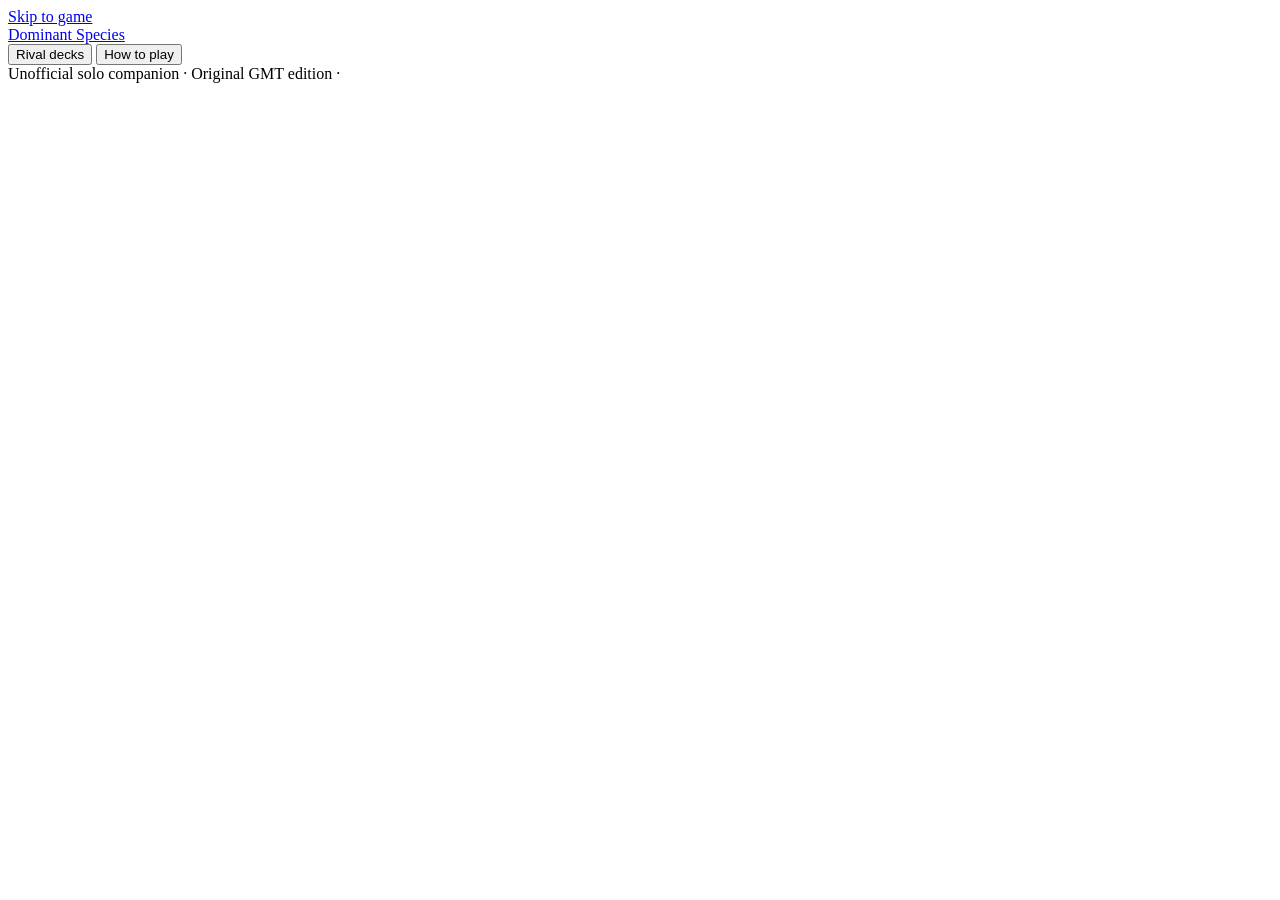
<file: source/src/index.html>
<!doctype html>
<html lang="en">
<head>
<meta charset="utf-8">
<meta name="viewport" content="width=device-width, initial-scale=1">
<meta name="color-scheme" content="light">
<meta name="description" content="Two to five card-driven solo rivals for the original Dominant Species board game. An offline tabletop companion for the physical game.">
<title>Dominant Species · Solo Companion</title>
<!-- FONT_LICENSES -->
<style>/* APP_CSS */</style>
</head>
<body>
<a class="skip" href="#main">Skip to game</a>
<header class="mast">
  <div class="wrap mast-inner">
    <a class="brand" href="#main" aria-label="Dominant Species companion"><span class="emblem" aria-hidden="true"><i></i><i></i><i></i></span><span>Dominant Species</span></a>
    <nav aria-label="Companion tools">
      <button data-do="decks">Rival decks</button>
      <button data-do="help">How to play</button>
      <button id="menu" data-do="menu" hidden>Game menu</button>
    </nav>
  </div>
</header>
<main id="main" class="wrap" tabindex="-1"></main>
<footer class="wrap footer">
  <span>Unofficial solo companion · Original GMT edition · <span id="version"></span></span>
  <span id="save-status" role="status"></span>
</footer>
<dialog id="modal" aria-labelledby="modal-heading"></dialog>
<input type="file" id="import-file" accept="application/json,.json" hidden>
<noscript>This companion needs JavaScript. Open the downloaded HTML file in a browser.</noscript>
<script>/* APP_JS */</script>
</body>
</html>
</file>
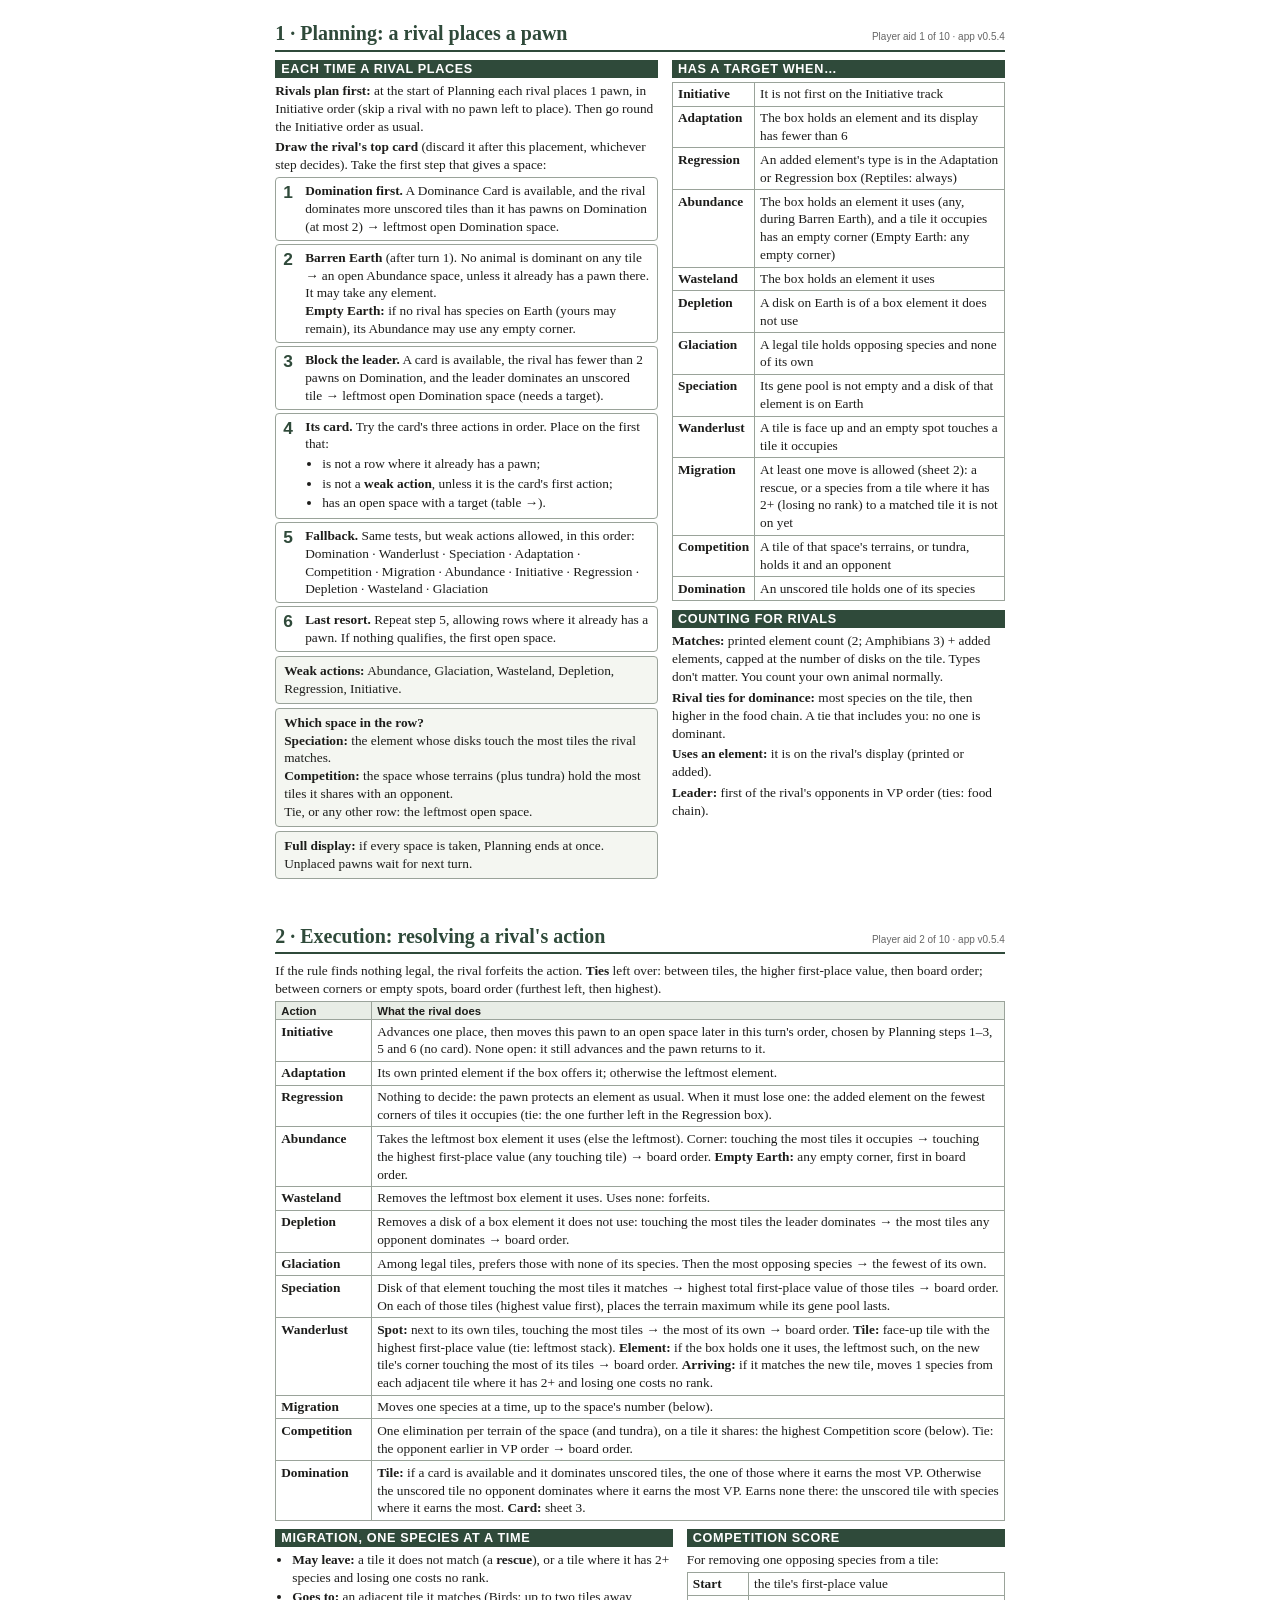
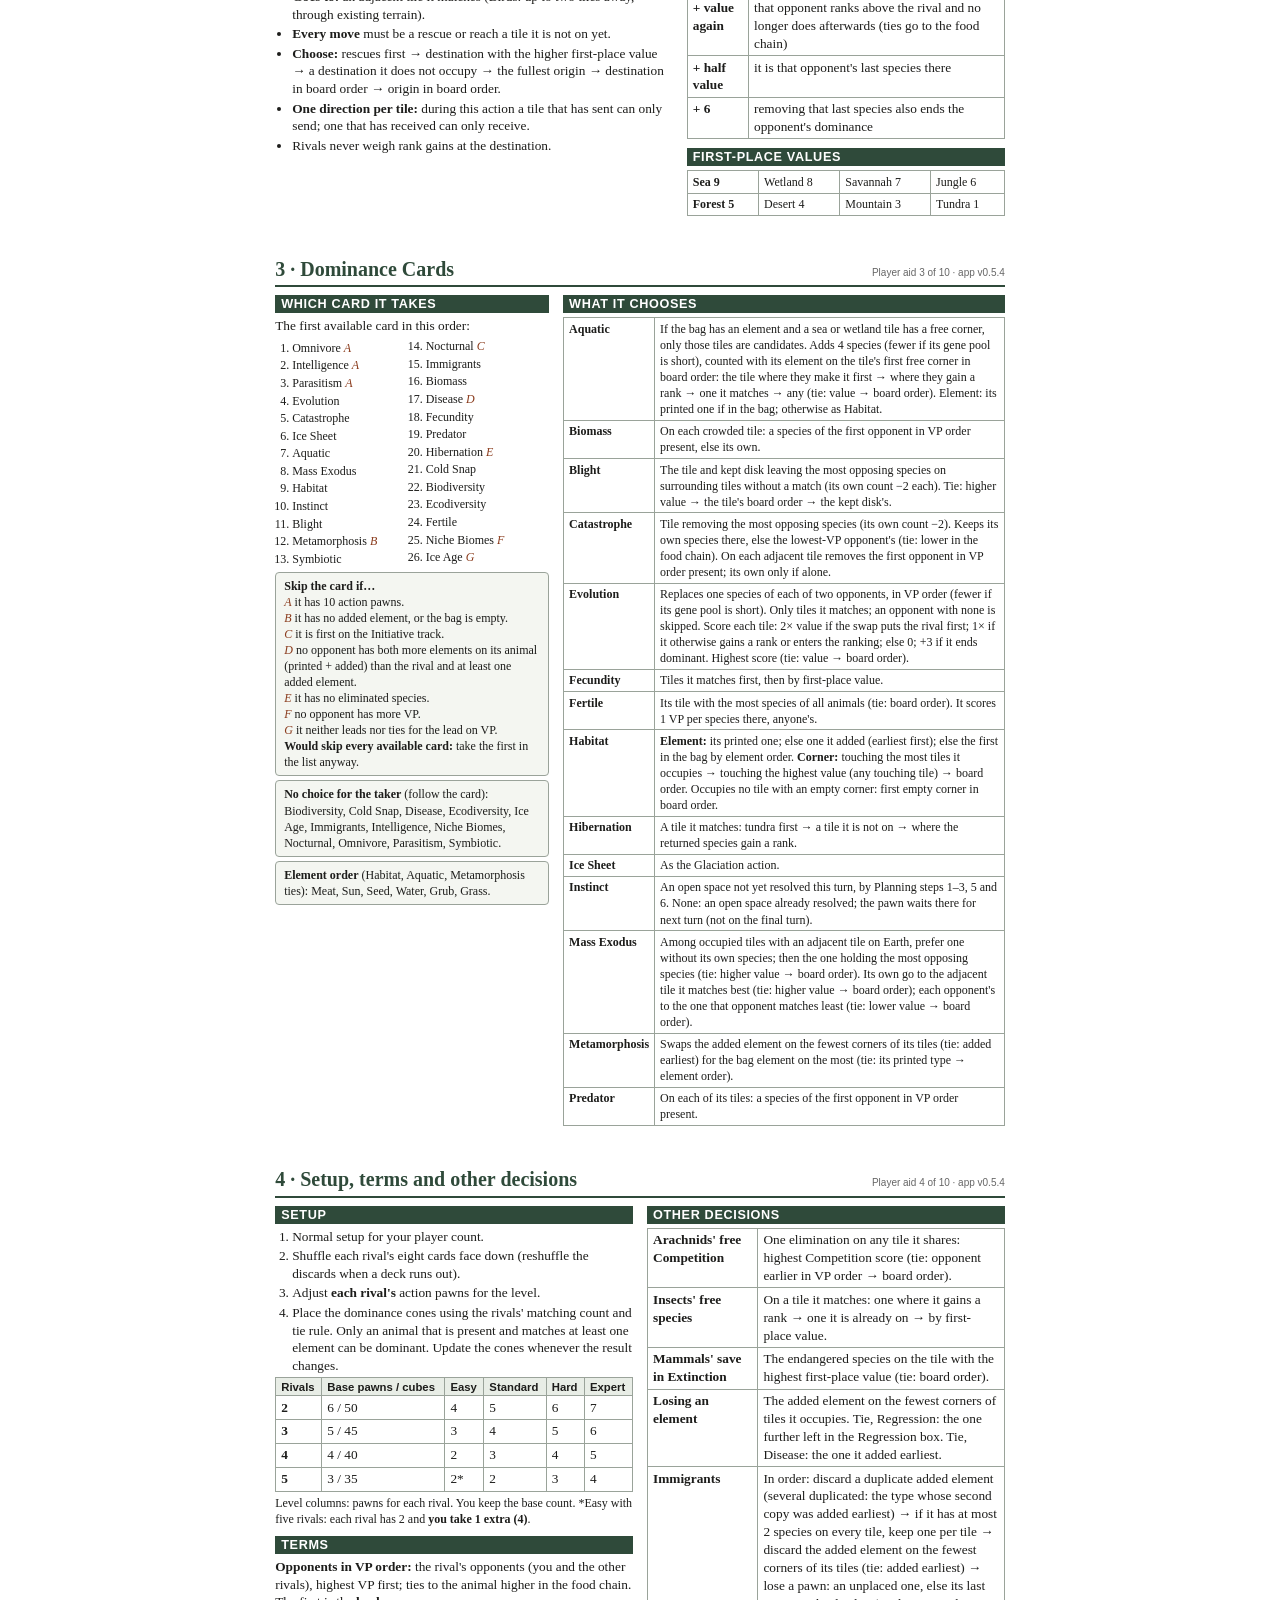
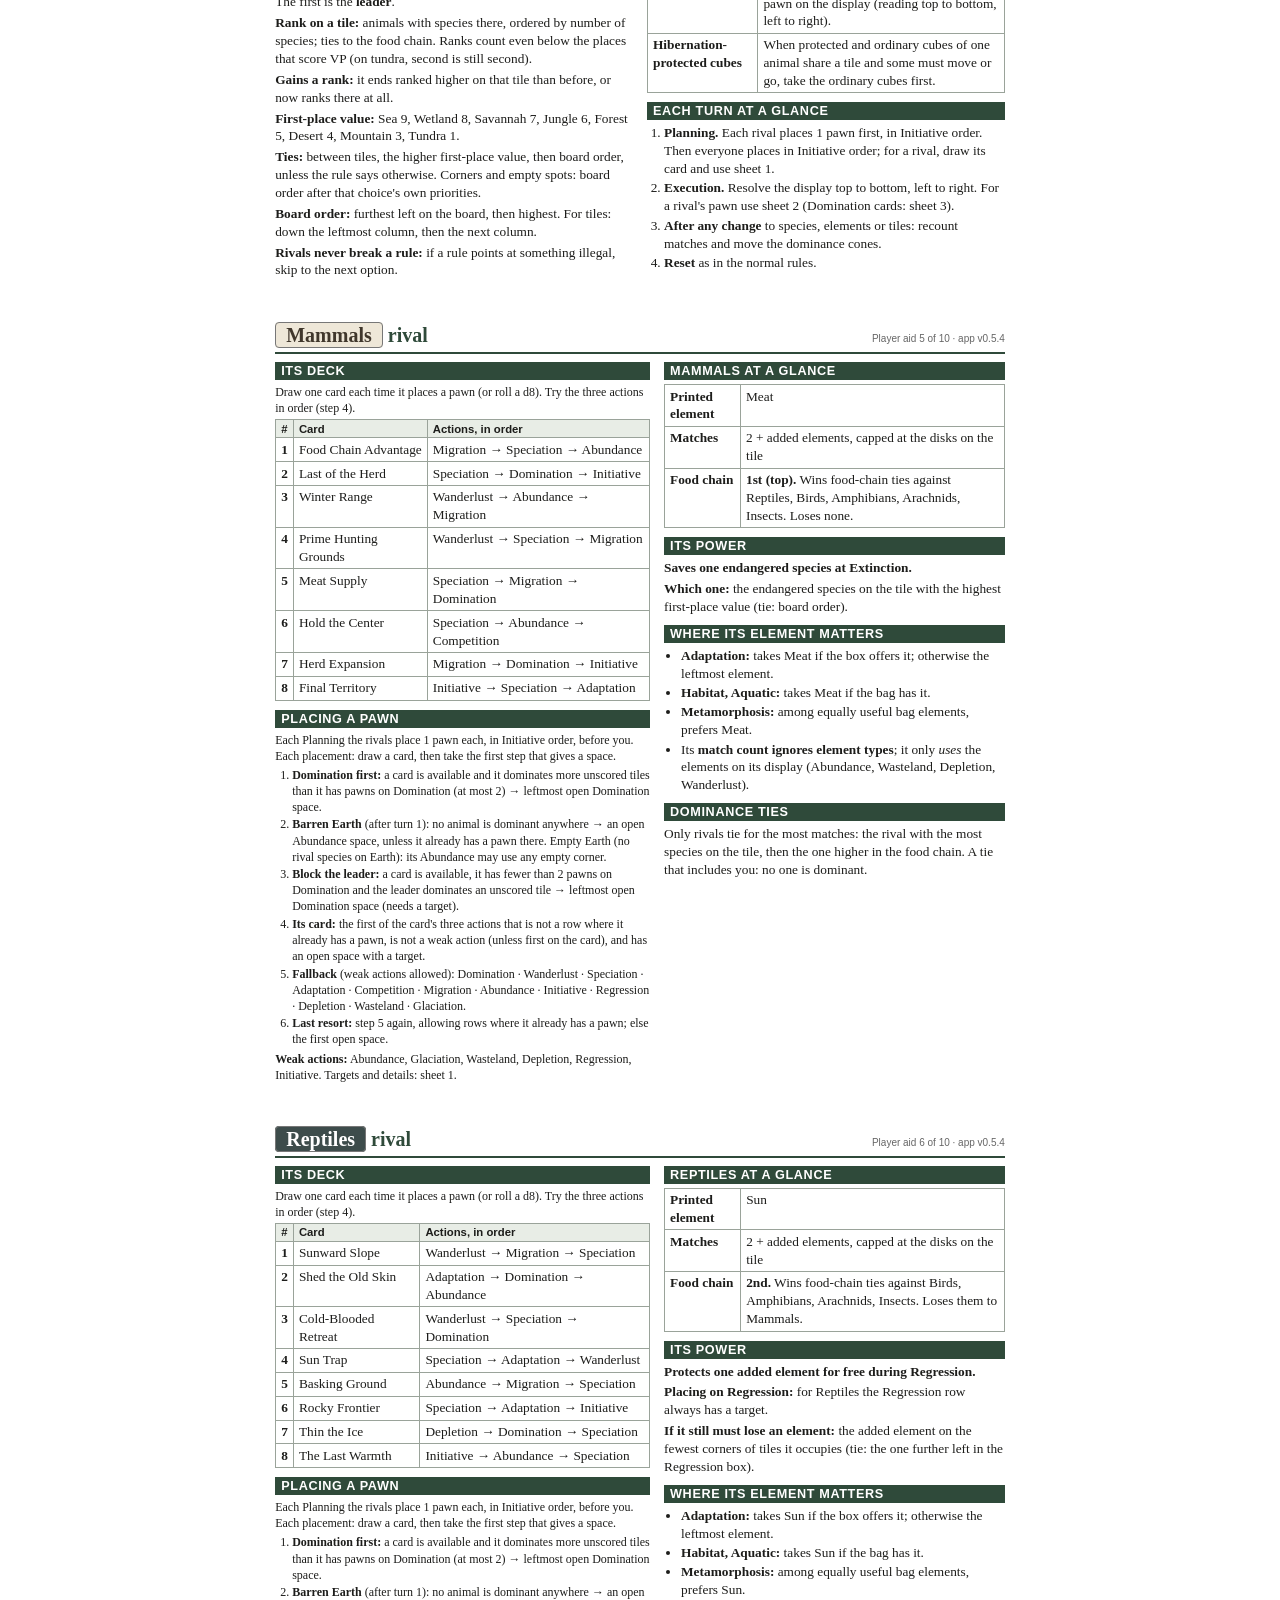
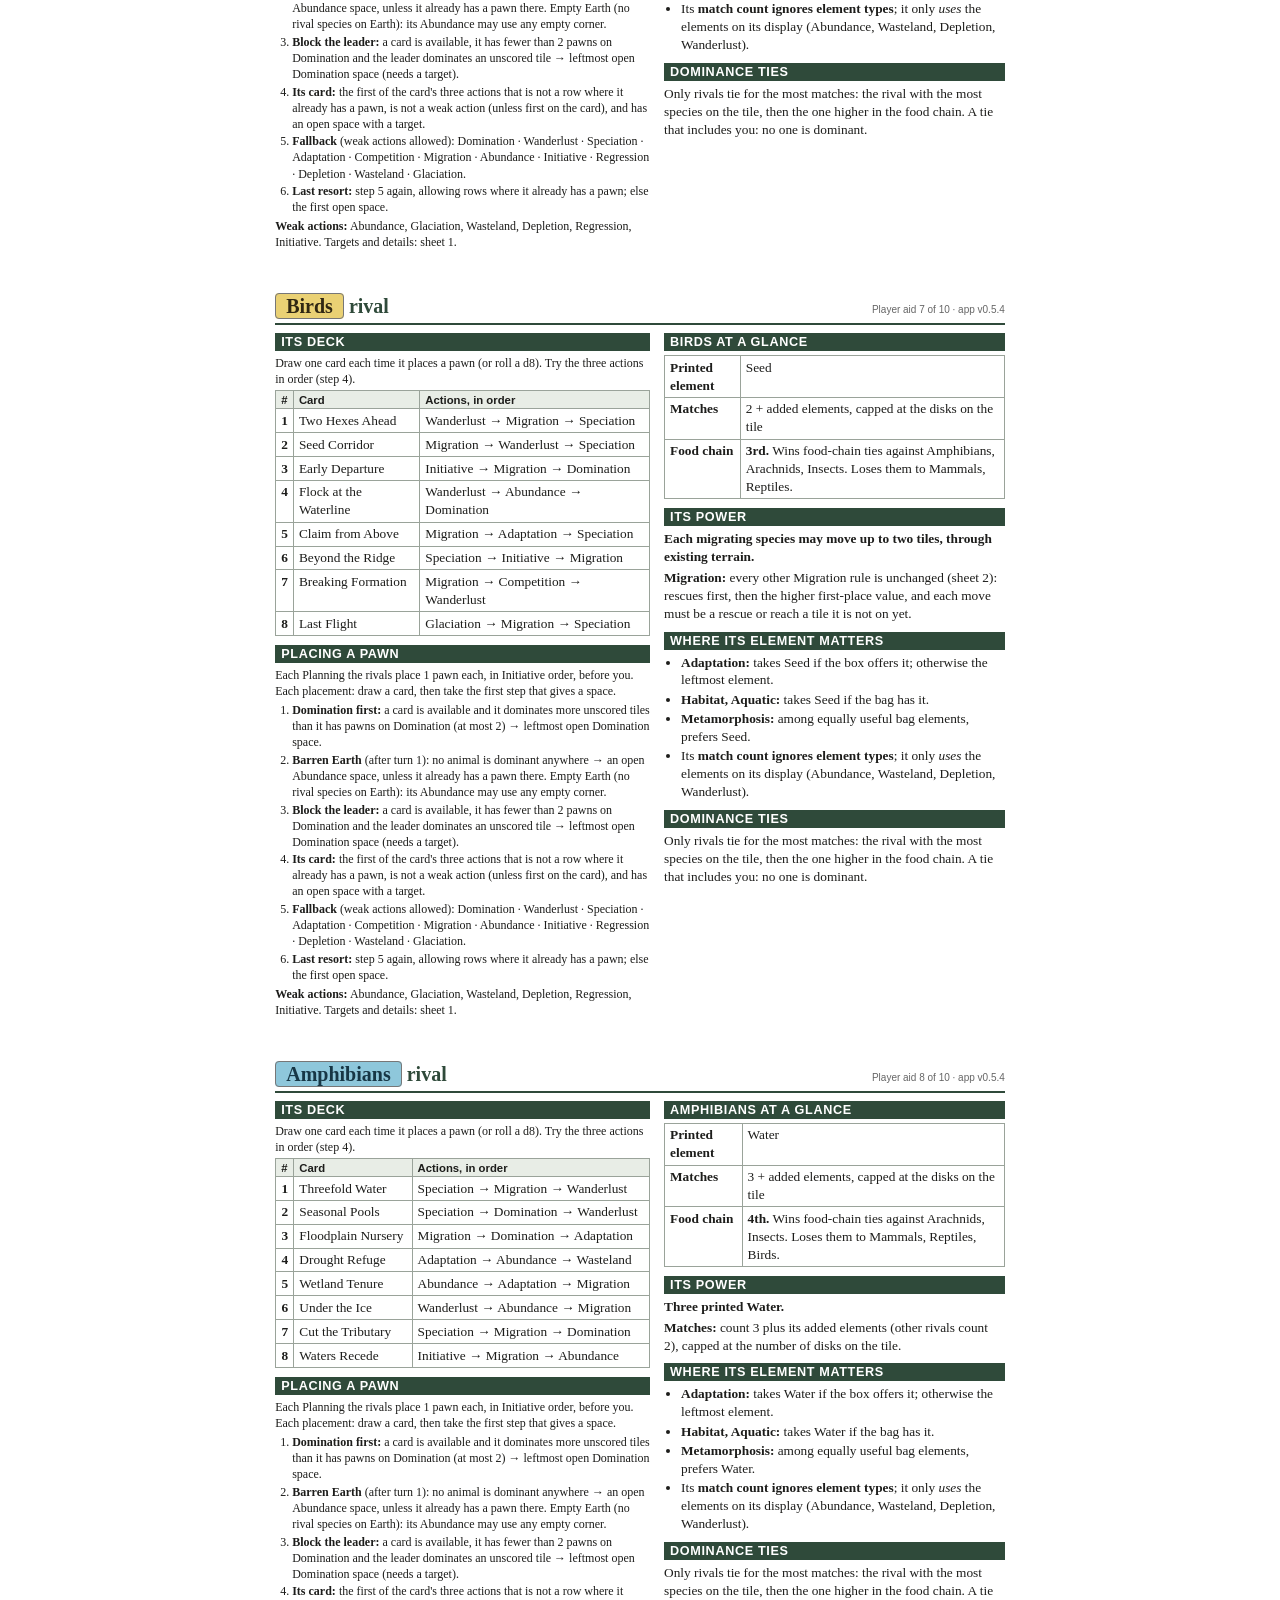
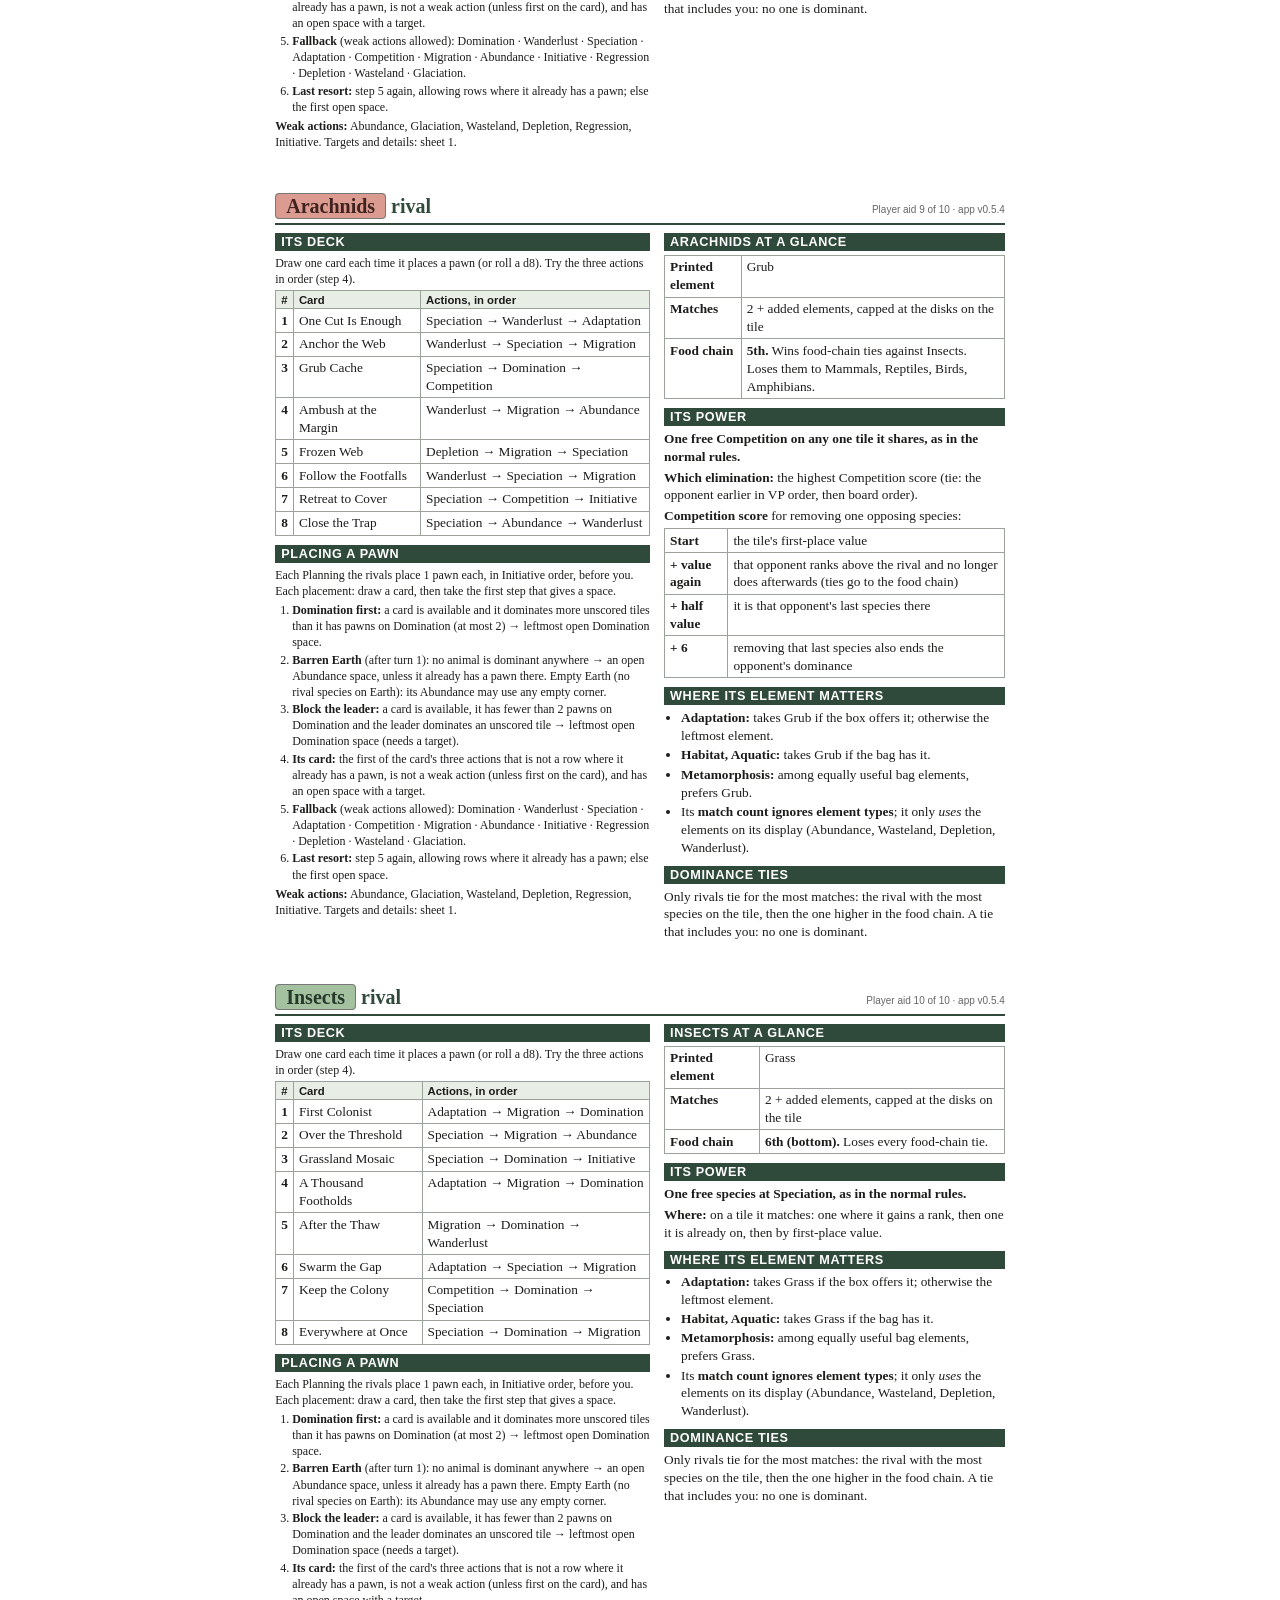
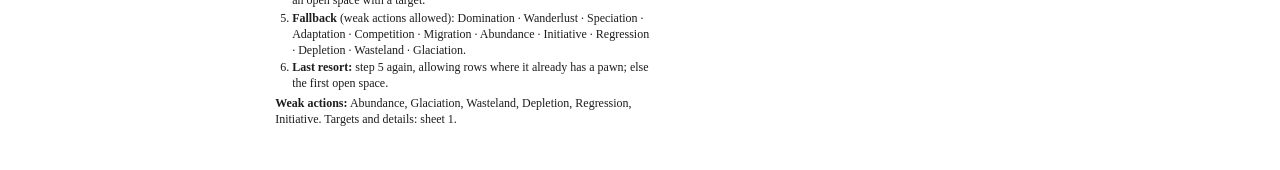
<file: paper/Paper_Rivals_Player_Aids.html>
<!doctype html><meta charset='utf-8'><title>Dominant Species — Paper Rivals player aids</title><style>
@page{size:letter;margin:0.45in}
*{box-sizing:border-box}
body{font:10pt/1.34 Georgia,serif;margin:0;color:#1d1d1b}
.page{page-break-after:always;height:10.05in;overflow:hidden}
.page:last-child{page-break-after:auto}
@media screen{body{max-width:7.6in;margin:20px auto}.page{height:auto;margin-bottom:40px}}
header{display:flex;justify-content:space-between;align-items:baseline;border-bottom:2.5px solid #2f4a3a;padding-bottom:3px;margin-bottom:8px}
h1{font-size:15pt;margin:0;color:#2f4a3a}
h1 .tag{padding:1px 10px;border-radius:4px;border:1px solid #777}
header span{font:7.5pt Helvetica,Arial,sans-serif;color:#666}
h2{font:bold 9.5pt Helvetica,Arial,sans-serif;text-transform:uppercase;letter-spacing:.05em;color:#fff;background:#2f4a3a;margin:9px 0 4px;padding:2px 6px}
h2:first-child{margin-top:0}
.cols{display:flex;gap:14px}.cols>div{flex:1;min-width:0}
table{border-collapse:collapse;width:100%}
td,th{border:1px solid #9aa39a;padding:2.5px 5px;vertical-align:top;text-align:left}
th{background:#e8ede6;font:bold 8.5pt Helvetica,Arial,sans-serif}
td:first-child{font-weight:bold}
ol,ul{margin:2px 0;padding-left:17px}li{margin:1.5px 0}
.step{display:flex;gap:7px;border:1px solid #9aa39a;border-radius:4px;padding:4px 7px;margin:0 0 3px}
.step b.n{font:bold 13pt Helvetica,Arial,sans-serif;color:#2f4a3a;min-width:15px}
.box{border:1px solid #9aa39a;background:#f4f6f1;border-radius:4px;padding:5px 8px;margin:4px 0}
.small{font-size:9pt}.skip{color:#8a3b1c;font-style:italic}
p{margin:3px 0}
</style><body>
<div class="page">
<header><h1>1 · Planning: a rival places a pawn</h1><span>Player aid 1 of 10 · app v0.5.4</span></header>
<div class="cols"><div style="flex:1.15">
<h2>Each time a rival places</h2>
<p><b>Rivals plan first:</b> at the start of Planning each rival places 1 pawn, in Initiative order (skip a rival with no pawn left to place). Then go round the Initiative order as usual.</p>
<p><b>Draw the rival's top card</b> (discard it after this placement, whichever step decides). Take the first step that gives a space:</p>
<div class="step"><b class="n">1</b><div><b>Domination first.</b> A Dominance Card is available, and the rival dominates more unscored tiles than it has pawns on Domination (at most 2) → leftmost open Domination space.</div></div>
<div class="step"><b class="n">2</b><div><b>Barren Earth</b> (after turn 1). No animal is dominant on any tile → an open Abundance space, unless it already has a pawn there. It may take any element.<br><b>Empty Earth:</b> if no rival has species on Earth (yours may remain), its Abundance may use any empty corner.</div></div>
<div class="step"><b class="n">3</b><div><b>Block the leader.</b> A card is available, the rival has fewer than 2 pawns on Domination, and the leader dominates an unscored tile → leftmost open Domination space (needs a target).</div></div>
<div class="step"><b class="n">4</b><div><b>Its card.</b> Try the card's three actions in order. Place on the first that:
<ul><li>is not a row where it already has a pawn;</li><li>is not a <b>weak action</b>, unless it is the card's first action;</li><li>has an open space with a target (table →).</li></ul></div></div>
<div class="step"><b class="n">5</b><div><b>Fallback.</b> Same tests, but weak actions allowed, in this order:<br>Domination · Wanderlust · Speciation · Adaptation · Competition · Migration · Abundance · Initiative · Regression · Depletion · Wasteland · Glaciation</div></div>
<div class="step"><b class="n">6</b><div><b>Last resort.</b> Repeat step 5, allowing rows where it already has a pawn. If nothing qualifies, the first open space.</div></div>
<div class="box"><b>Weak actions:</b> Abundance, Glaciation, Wasteland, Depletion, Regression, Initiative.</div>
<div class="box"><b>Which space in the row?</b><br><b>Speciation:</b> the element whose disks touch the most tiles the rival matches.<br><b>Competition:</b> the space whose terrains (plus tundra) hold the most tiles it shares with an opponent.<br>Tie, or any other row: the leftmost open space.</div>
<div class="box"><b>Full display:</b> if every space is taken, Planning ends at once. Unplaced pawns wait for next turn.</div>
</div><div>
<h2>Has a target when…</h2>
<table>
<tr><td>Initiative</td><td>It is not first on the Initiative track</td></tr>
<tr><td>Adaptation</td><td>The box holds an element and its display has fewer than 6</td></tr>
<tr><td>Regression</td><td>An added element's type is in the Adaptation or Regression box (Reptiles: always)</td></tr>
<tr><td>Abundance</td><td>The box holds an element it uses (any, during Barren Earth), and a tile it occupies has an empty corner (Empty Earth: any empty corner)</td></tr>
<tr><td>Wasteland</td><td>The box holds an element it uses</td></tr>
<tr><td>Depletion</td><td>A disk on Earth is of a box element it does not use</td></tr>
<tr><td>Glaciation</td><td>A legal tile holds opposing species and none of its own</td></tr>
<tr><td>Speciation</td><td>Its gene pool is not empty and a disk of that element is on Earth</td></tr>
<tr><td>Wanderlust</td><td>A tile is face up and an empty spot touches a tile it occupies</td></tr>
<tr><td>Migration</td><td>At least one move is allowed (sheet 2): a rescue, or a species from a tile where it has 2+ (losing no rank) to a matched tile it is not on yet</td></tr>
<tr><td>Competition</td><td>A tile of that space's terrains, or tundra, holds it and an opponent</td></tr>
<tr><td>Domination</td><td>An unscored tile holds one of its species</td></tr>
</table>
<h2>Counting for rivals</h2>
<p><b>Matches:</b> printed element count (2; Amphibians 3) + added elements, capped at the number of disks on the tile. Types don't matter. You count your own animal normally.</p>
<p><b>Rival ties for dominance:</b> most species on the tile, then higher in the food chain. A tie that includes you: no one is dominant.</p>
<p><b>Uses an element:</b> it is on the rival's display (printed or added).</p>
<p><b>Leader:</b> first of the rival's opponents in VP order (ties: food chain).</p>
</div></div>
</div>

<div class="page">
<header><h1>2 · Execution: resolving a rival's action</h1><span>Player aid 2 of 10 · app v0.5.4</span></header>
<p>If the rule finds nothing legal, the rival forfeits the action. <b>Ties</b> left over: between tiles, the higher first-place value, then board order; between corners or empty spots, board order (furthest left, then highest).</p>
<table>
<tr><th style="width:1in">Action</th><th>What the rival does</th></tr>
<tr><td>Initiative</td><td>Advances one place, then moves this pawn to an open space later in this turn's order, chosen by Planning steps 1–3, 5 and 6 (no card). None open: it still advances and the pawn returns to it.</td></tr>
<tr><td>Adaptation</td><td>Its own printed element if the box offers it; otherwise the leftmost element.</td></tr>
<tr><td>Regression</td><td>Nothing to decide: the pawn protects an element as usual. When it must lose one: the added element on the fewest corners of tiles it occupies (tie: the one further left in the Regression box).</td></tr>
<tr><td>Abundance</td><td>Takes the leftmost box element it uses (else the leftmost). Corner: touching the most tiles it occupies → touching the highest first-place value (any touching tile) → board order. <b>Empty Earth:</b> any empty corner, first in board order.</td></tr>
<tr><td>Wasteland</td><td>Removes the leftmost box element it uses. Uses none: forfeits.</td></tr>
<tr><td>Depletion</td><td>Removes a disk of a box element it does not use: touching the most tiles the leader dominates → the most tiles any opponent dominates → board order.</td></tr>
<tr><td>Glaciation</td><td>Among legal tiles, prefers those with none of its species. Then the most opposing species → the fewest of its own.</td></tr>
<tr><td>Speciation</td><td>Disk of that element touching the most tiles it matches → highest total first-place value of those tiles → board order. On each of those tiles (highest value first), places the terrain maximum while its gene pool lasts.</td></tr>
<tr><td>Wanderlust</td><td><b>Spot:</b> next to its own tiles, touching the most tiles → the most of its own → board order. <b>Tile:</b> face-up tile with the highest first-place value (tie: leftmost stack). <b>Element:</b> if the box holds one it uses, the leftmost such, on the new tile's corner touching the most of its tiles → board order. <b>Arriving:</b> if it matches the new tile, moves 1 species from each adjacent tile where it has 2+ and losing one costs no rank.</td></tr>
<tr><td>Migration</td><td>Moves one species at a time, up to the space's number (below).</td></tr>
<tr><td>Competition</td><td>One elimination per terrain of the space (and tundra), on a tile it shares: the highest Competition score (below). Tie: the opponent earlier in VP order → board order.</td></tr>
<tr><td>Domination</td><td><b>Tile:</b> if a card is available and it dominates unscored tiles, the one of those where it earns the most VP. Otherwise the unscored tile no opponent dominates where it earns the most VP. Earns none there: the unscored tile with species where it earns the most. <b>Card:</b> sheet 3.</td></tr>
</table>
<div class="cols" style="margin-top:8px"><div style="flex:1.25">
<h2>Migration, one species at a time</h2>
<ul>
<li><b>May leave:</b> a tile it does not match (a <b>rescue</b>), or a tile where it has 2+ species and losing one costs no rank.</li>
<li><b>Goes to:</b> an adjacent tile it matches (Birds: up to two tiles away, through existing terrain).</li>
<li><b>Every move</b> must be a rescue or reach a tile it is not on yet.</li>
<li><b>Choose:</b> rescues first → destination with the higher first-place value → a destination it does not occupy → the fullest origin → destination in board order → origin in board order.</li>
<li><b>One direction per tile:</b> during this action a tile that has sent can only send; one that has received can only receive.</li>
<li>Rivals never weigh rank gains at the destination.</li>
</ul>
</div><div>
<h2>Competition score</h2>
<p>For removing one opposing species from a tile:</p>
<table>
<tr><td>Start</td><td>the tile's first-place value</td></tr>
<tr><td>+ value again</td><td>that opponent ranks above the rival and no longer does afterwards (ties go to the food chain)</td></tr>
<tr><td>+ half value</td><td>it is that opponent's last species there</td></tr>
<tr><td>+ 6</td><td>removing that last species also ends the opponent's dominance</td></tr>
</table>
<h2>First-place values</h2>
<table class='small'><tr><td>Sea 9</td><td>Wetland 8</td><td>Savannah 7</td><td>Jungle 6</td></tr><tr><td>Forest 5</td><td>Desert 4</td><td>Mountain 3</td><td>Tundra 1</td></tr></table>
</div></div>
</div>

<div class="page">
<header><h1>3 · Dominance Cards</h1><span>Player aid 3 of 10 · app v0.5.4</span></header>
<div class="cols"><div style="flex:.62">
<h2>Which card it takes</h2>
<p>The first available card in this order:</p>
<ol class="small" style="columns:2;column-gap:10px">
<li>Omnivore <span class="skip">A</span></li><li>Intelligence <span class="skip">A</span></li><li>Parasitism <span class="skip">A</span></li><li>Evolution</li><li>Catastrophe</li><li>Ice Sheet</li><li>Aquatic</li><li>Mass Exodus</li><li>Habitat</li><li>Instinct</li><li>Blight</li><li>Metamorphosis <span class="skip">B</span></li><li>Symbiotic</li><li>Nocturnal <span class="skip">C</span></li><li>Immigrants</li><li>Biomass</li><li>Disease <span class="skip">D</span></li><li>Fecundity</li><li>Predator</li><li>Hibernation <span class="skip">E</span></li><li>Cold Snap</li><li>Biodiversity</li><li>Ecodiversity</li><li>Fertile</li><li>Niche Biomes <span class="skip">F</span></li><li>Ice Age <span class="skip">G</span></li>
</ol>
<div class="box small"><b>Skip the card if…</b><br>
<span class="skip">A</span> it has 10 action pawns.<br>
<span class="skip">B</span> it has no added element, or the bag is empty.<br>
<span class="skip">C</span> it is first on the Initiative track.<br>
<span class="skip">D</span> no opponent has both more elements on its animal (printed + added) than the rival and at least one added element.<br>
<span class="skip">E</span> it has no eliminated species.<br>
<span class="skip">F</span> no opponent has more VP.<br>
<span class="skip">G</span> it neither leads nor ties for the lead on VP.<br>
<b>Would skip every available card:</b> take the first in the list anyway.</div>
<div class="box small"><b>No choice for the taker</b> (follow the card): Biodiversity, Cold Snap, Disease, Ecodiversity, Ice Age, Immigrants, Intelligence, Niche Biomes, Nocturnal, Omnivore, Parasitism, Symbiotic.</div>
<div class="box small"><b>Element order</b> (Habitat, Aquatic, Metamorphosis ties): Meat, Sun, Seed, Water, Grub, Grass.</div>
</div><div>
<h2>What it chooses</h2>
<table class="small">
<tr><td>Aquatic</td><td>If the bag has an element and a sea or wetland tile has a free corner, only those tiles are candidates. Adds 4 species (fewer if its gene pool is short), counted with its element on the tile's first free corner in board order: the tile where they make it first → where they gain a rank → one it matches → any (tie: value → board order). Element: its printed one if in the bag; otherwise as Habitat.</td></tr>
<tr><td>Biomass</td><td>On each crowded tile: a species of the first opponent in VP order present, else its own.</td></tr>
<tr><td>Blight</td><td>The tile and kept disk leaving the most opposing species on surrounding tiles without a match (its own count −2 each). Tie: higher value → the tile's board order → the kept disk's.</td></tr>
<tr><td>Catastrophe</td><td>Tile removing the most opposing species (its own count −2). Keeps its own species there, else the lowest-VP opponent's (tie: lower in the food chain). On each adjacent tile removes the first opponent in VP order present; its own only if alone.</td></tr>
<tr><td>Evolution</td><td>Replaces one species of each of two opponents, in VP order (fewer if its gene pool is short). Only tiles it matches; an opponent with none is skipped. Score each tile: 2× value if the swap puts the rival first; 1× if it otherwise gains a rank or enters the ranking; else 0; +3 if it ends dominant. Highest score (tie: value → board order).</td></tr>
<tr><td>Fecundity</td><td>Tiles it matches first, then by first-place value.</td></tr>
<tr><td>Fertile</td><td>Its tile with the most species of all animals (tie: board order). It scores 1 VP per species there, anyone's.</td></tr>
<tr><td>Habitat</td><td><b>Element:</b> its printed one; else one it added (earliest first); else the first in the bag by element order. <b>Corner:</b> touching the most tiles it occupies → touching the highest value (any touching tile) → board order. Occupies no tile with an empty corner: first empty corner in board order.</td></tr>
<tr><td>Hibernation</td><td>A tile it matches: tundra first → a tile it is not on → where the returned species gain a rank.</td></tr>
<tr><td>Ice Sheet</td><td>As the Glaciation action.</td></tr>
<tr><td>Instinct</td><td>An open space not yet resolved this turn, by Planning steps 1–3, 5 and 6. None: an open space already resolved; the pawn waits there for next turn (not on the final turn).</td></tr>
<tr><td>Mass Exodus</td><td>Among occupied tiles with an adjacent tile on Earth, prefer one without its own species; then the one holding the most opposing species (tie: higher value → board order). Its own go to the adjacent tile it matches best (tie: higher value → board order); each opponent's to the one that opponent matches least (tie: lower value → board order).</td></tr>
<tr><td>Metamorphosis</td><td>Swaps the added element on the fewest corners of its tiles (tie: added earliest) for the bag element on the most (tie: its printed type → element order).</td></tr>
<tr><td>Predator</td><td>On each of its tiles: a species of the first opponent in VP order present.</td></tr>
</table>
</div></div>
</div>

<div class="page">
<header><h1>4 · Setup, terms and other decisions</h1><span>Player aid 4 of 10 · app v0.5.4</span></header>
<div class="cols"><div>
<h2>Setup</h2>
<ol>
<li>Normal setup for your player count.</li>
<li>Shuffle each rival's eight cards face down (reshuffle the discards when a deck runs out).</li>
<li>Adjust <b>each rival's</b> action pawns for the level.</li>
<li>Place the dominance cones using the rivals' matching count and tie rule. Only an animal that is present and matches at least one element can be dominant. Update the cones whenever the result changes.</li>
</ol>
<table>
<tr><th>Rivals</th><th>Base pawns / cubes</th><th>Easy</th><th>Standard</th><th>Hard</th><th>Expert</th></tr><tr><td>2</td><td>6 / 50</td><td>4</td><td>5</td><td>6</td><td>7</td></tr><tr><td>3</td><td>5 / 45</td><td>3</td><td>4</td><td>5</td><td>6</td></tr><tr><td>4</td><td>4 / 40</td><td>2</td><td>3</td><td>4</td><td>5</td></tr><tr><td>5</td><td>3 / 35</td><td>2*</td><td>2</td><td>3</td><td>4</td></tr></table>
<p class="small">Level columns: pawns for each rival. You keep the base count. *Easy with five rivals: each rival has 2 and <b>you take 1 extra (4)</b>.</p>
<h2>Terms</h2>
<p><b>Opponents in VP order:</b> the rival's opponents (you and the other rivals), highest VP first; ties to the animal higher in the food chain. The first is the <b>leader</b>.</p>
<p><b>Rank on a tile:</b> animals with species there, ordered by number of species; ties to the food chain. Ranks count even below the places that score VP (on tundra, second is still second).</p>
<p><b>Gains a rank:</b> it ends ranked higher on that tile than before, or now ranks there at all.</p>
<p><b>First-place value:</b> Sea 9, Wetland 8, Savannah 7, Jungle 6, Forest 5, Desert 4, Mountain 3, Tundra 1.</p>
<p><b>Ties:</b> between tiles, the higher first-place value, then board order, unless the rule says otherwise. Corners and empty spots: board order after that choice's own priorities.</p>
<p><b>Board order:</b> furthest left on the board, then highest. For tiles: down the leftmost column, then the next column.</p>
<p><b>Rivals never break a rule:</b> if a rule points at something illegal, skip to the next option.</p>
</div><div>
<h2>Other decisions</h2>
<table>
<tr><td style="white-space:normal;width:1.15in">Arachnids' free Competition</td><td>One elimination on any tile it shares: highest Competition score (tie: opponent earlier in VP order → board order).</td></tr>
<tr><td style="white-space:normal">Insects' free species</td><td>On a tile it matches: one where it gains a rank → one it is already on → by first-place value.</td></tr>
<tr><td style="white-space:normal">Mammals' save in Extinction</td><td>The endangered species on the tile with the highest first-place value (tie: board order).</td></tr>
<tr><td style="white-space:normal">Losing an element</td><td>The added element on the fewest corners of tiles it occupies. Tie, Regression: the one further left in the Regression box. Tie, Disease: the one it added earliest.</td></tr>
<tr><td style="white-space:normal">Immigrants</td><td>In order: discard a duplicate added element (several duplicated: the type whose second copy was added earliest) → if it has at most 2 species on every tile, keep one per tile → discard the added element on the fewest corners of its tiles (tie: added earliest) → lose a pawn: an unplaced one, else its last pawn on the display (reading top to bottom, left to right).</td></tr>
<tr><td style="white-space:normal">Hibernation-protected cubes</td><td>When protected and ordinary cubes of one animal share a tile and some must move or go, take the ordinary cubes first.</td></tr>
</table>
<h2>Each turn at a glance</h2>
<ol>
<li><b>Planning.</b> Each rival places 1 pawn first, in Initiative order. Then everyone places in Initiative order; for a rival, draw its card and use sheet 1.</li>
<li><b>Execution.</b> Resolve the display top to bottom, left to right. For a rival's pawn use sheet 2 (Domination cards: sheet 3).</li>
<li><b>After any change</b> to species, elements or tiles: recount matches and move the dominance cones.</li>
<li><b>Reset</b> as in the normal rules.</li>
</ol>
</div></div>
</div>
<div class="page">
<header><h1><b class="tag" style="background:#eee7d8;color:#40372c">Mammals</b> rival</h1><span>Player aid 5 of 10 · app v0.5.4</span></header>
<div class="cols"><div style="flex:1.1">
<h2>Its deck</h2>
<p class="small">Draw one card each time it places a pawn (or roll a d8). Try the three actions in order (step 4).</p>
<table><tr><th>#</th><th>Card</th><th>Actions, in order</th></tr><tr><td style='text-align:center'>1</td><td style='font-weight:normal'>Food Chain Advantage</td><td style='font-weight:normal'>Migration → Speciation → Abundance</td></tr><tr><td style='text-align:center'>2</td><td style='font-weight:normal'>Last of the Herd</td><td style='font-weight:normal'>Speciation → Domination → Initiative</td></tr><tr><td style='text-align:center'>3</td><td style='font-weight:normal'>Winter Range</td><td style='font-weight:normal'>Wanderlust → Abundance → Migration</td></tr><tr><td style='text-align:center'>4</td><td style='font-weight:normal'>Prime Hunting Grounds</td><td style='font-weight:normal'>Wanderlust → Speciation → Migration</td></tr><tr><td style='text-align:center'>5</td><td style='font-weight:normal'>Meat Supply</td><td style='font-weight:normal'>Speciation → Migration → Domination</td></tr><tr><td style='text-align:center'>6</td><td style='font-weight:normal'>Hold the Center</td><td style='font-weight:normal'>Speciation → Abundance → Competition</td></tr><tr><td style='text-align:center'>7</td><td style='font-weight:normal'>Herd Expansion</td><td style='font-weight:normal'>Migration → Domination → Initiative</td></tr><tr><td style='text-align:center'>8</td><td style='font-weight:normal'>Final Territory</td><td style='font-weight:normal'>Initiative → Speciation → Adaptation</td></tr></table>
<h2>Placing a pawn</h2>
<p class="small">Each Planning the rivals place 1 pawn each, in Initiative order, before you. Each placement: draw a card, then take the first step that gives a space.</p>
<ol class="small">
<li><b>Domination first:</b> a card is available and it dominates more unscored tiles than it has pawns on Domination (at most 2) → leftmost open Domination space.</li>
<li><b>Barren Earth</b> (after turn 1): no animal is dominant anywhere → an open Abundance space, unless it already has a pawn there. Empty Earth (no rival species on Earth): its Abundance may use any empty corner.</li>
<li><b>Block the leader:</b> a card is available, it has fewer than 2 pawns on Domination and the leader dominates an unscored tile → leftmost open Domination space (needs a target).</li>
<li><b>Its card:</b> the first of the card's three actions that is not a row where it already has a pawn, is not a weak action (unless first on the card), and has an open space with a target.</li>
<li><b>Fallback</b> (weak actions allowed): Domination · Wanderlust · Speciation · Adaptation · Competition · Migration · Abundance · Initiative · Regression · Depletion · Wasteland · Glaciation.</li>
<li><b>Last resort:</b> step 5 again, allowing rows where it already has a pawn; else the first open space.</li></ol>
<p class="small"><b>Weak actions:</b> Abundance, Glaciation, Wasteland, Depletion, Regression, Initiative. Targets and details: sheet 1.</p>
</div><div>
<h2>Mammals at a glance</h2>
<table>
<tr><td>Printed element</td><td>Meat</td></tr>
<tr><td>Matches</td><td>2 + added elements, capped at the disks on the tile</td></tr>
<tr><td>Food chain</td><td><b>1st (top).</b> Wins food-chain ties against Reptiles, Birds, Amphibians, Arachnids, Insects. Loses none.</td></tr>
</table>
<h2>Its power</h2>
<p><b>Saves one endangered species at Extinction.</b></p><p><b>Which one:</b> the endangered species on the tile with the highest first-place value (tie: board order).</p>
<h2>Where its element matters</h2>
<ul>
<li><b>Adaptation:</b> takes Meat if the box offers it; otherwise the leftmost element.</li>
<li><b>Habitat, Aquatic:</b> takes Meat if the bag has it.</li>
<li><b>Metamorphosis:</b> among equally useful bag elements, prefers Meat.</li>
<li>Its <b>match count ignores element types</b>; it only <i>uses</i> the elements on its display (Abundance, Wasteland, Depletion, Wanderlust).</li>
</ul>
<h2>Dominance ties</h2>
<p>Only rivals tie for the most matches: the rival with the most species on the tile, then the one higher in the food chain. A tie that includes you: no one is dominant.</p>
</div></div></div><div class="page">
<header><h1><b class="tag" style="background:#3d4c4b;color:#ffffff">Reptiles</b> rival</h1><span>Player aid 6 of 10 · app v0.5.4</span></header>
<div class="cols"><div style="flex:1.1">
<h2>Its deck</h2>
<p class="small">Draw one card each time it places a pawn (or roll a d8). Try the three actions in order (step 4).</p>
<table><tr><th>#</th><th>Card</th><th>Actions, in order</th></tr><tr><td style='text-align:center'>1</td><td style='font-weight:normal'>Sunward Slope</td><td style='font-weight:normal'>Wanderlust → Migration → Speciation</td></tr><tr><td style='text-align:center'>2</td><td style='font-weight:normal'>Shed the Old Skin</td><td style='font-weight:normal'>Adaptation → Domination → Abundance</td></tr><tr><td style='text-align:center'>3</td><td style='font-weight:normal'>Cold-Blooded Retreat</td><td style='font-weight:normal'>Wanderlust → Speciation → Domination</td></tr><tr><td style='text-align:center'>4</td><td style='font-weight:normal'>Sun Trap</td><td style='font-weight:normal'>Speciation → Adaptation → Wanderlust</td></tr><tr><td style='text-align:center'>5</td><td style='font-weight:normal'>Basking Ground</td><td style='font-weight:normal'>Abundance → Migration → Speciation</td></tr><tr><td style='text-align:center'>6</td><td style='font-weight:normal'>Rocky Frontier</td><td style='font-weight:normal'>Speciation → Adaptation → Initiative</td></tr><tr><td style='text-align:center'>7</td><td style='font-weight:normal'>Thin the Ice</td><td style='font-weight:normal'>Depletion → Domination → Speciation</td></tr><tr><td style='text-align:center'>8</td><td style='font-weight:normal'>The Last Warmth</td><td style='font-weight:normal'>Initiative → Abundance → Speciation</td></tr></table>
<h2>Placing a pawn</h2>
<p class="small">Each Planning the rivals place 1 pawn each, in Initiative order, before you. Each placement: draw a card, then take the first step that gives a space.</p>
<ol class="small">
<li><b>Domination first:</b> a card is available and it dominates more unscored tiles than it has pawns on Domination (at most 2) → leftmost open Domination space.</li>
<li><b>Barren Earth</b> (after turn 1): no animal is dominant anywhere → an open Abundance space, unless it already has a pawn there. Empty Earth (no rival species on Earth): its Abundance may use any empty corner.</li>
<li><b>Block the leader:</b> a card is available, it has fewer than 2 pawns on Domination and the leader dominates an unscored tile → leftmost open Domination space (needs a target).</li>
<li><b>Its card:</b> the first of the card's three actions that is not a row where it already has a pawn, is not a weak action (unless first on the card), and has an open space with a target.</li>
<li><b>Fallback</b> (weak actions allowed): Domination · Wanderlust · Speciation · Adaptation · Competition · Migration · Abundance · Initiative · Regression · Depletion · Wasteland · Glaciation.</li>
<li><b>Last resort:</b> step 5 again, allowing rows where it already has a pawn; else the first open space.</li></ol>
<p class="small"><b>Weak actions:</b> Abundance, Glaciation, Wasteland, Depletion, Regression, Initiative. Targets and details: sheet 1.</p>
</div><div>
<h2>Reptiles at a glance</h2>
<table>
<tr><td>Printed element</td><td>Sun</td></tr>
<tr><td>Matches</td><td>2 + added elements, capped at the disks on the tile</td></tr>
<tr><td>Food chain</td><td><b>2nd.</b> Wins food-chain ties against Birds, Amphibians, Arachnids, Insects. Loses them to Mammals.</td></tr>
</table>
<h2>Its power</h2>
<p><b>Protects one added element for free during Regression.</b></p><p><b>Placing on Regression:</b> for Reptiles the Regression row always has a target.</p><p><b>If it still must lose an element:</b> the added element on the fewest corners of tiles it occupies (tie: the one further left in the Regression box).</p>
<h2>Where its element matters</h2>
<ul>
<li><b>Adaptation:</b> takes Sun if the box offers it; otherwise the leftmost element.</li>
<li><b>Habitat, Aquatic:</b> takes Sun if the bag has it.</li>
<li><b>Metamorphosis:</b> among equally useful bag elements, prefers Sun.</li>
<li>Its <b>match count ignores element types</b>; it only <i>uses</i> the elements on its display (Abundance, Wasteland, Depletion, Wanderlust).</li>
</ul>
<h2>Dominance ties</h2>
<p>Only rivals tie for the most matches: the rival with the most species on the tile, then the one higher in the food chain. A tie that includes you: no one is dominant.</p>
</div></div></div><div class="page">
<header><h1><b class="tag" style="background:#ead174;color:#302713">Birds</b> rival</h1><span>Player aid 7 of 10 · app v0.5.4</span></header>
<div class="cols"><div style="flex:1.1">
<h2>Its deck</h2>
<p class="small">Draw one card each time it places a pawn (or roll a d8). Try the three actions in order (step 4).</p>
<table><tr><th>#</th><th>Card</th><th>Actions, in order</th></tr><tr><td style='text-align:center'>1</td><td style='font-weight:normal'>Two Hexes Ahead</td><td style='font-weight:normal'>Wanderlust → Migration → Speciation</td></tr><tr><td style='text-align:center'>2</td><td style='font-weight:normal'>Seed Corridor</td><td style='font-weight:normal'>Migration → Wanderlust → Speciation</td></tr><tr><td style='text-align:center'>3</td><td style='font-weight:normal'>Early Departure</td><td style='font-weight:normal'>Initiative → Migration → Domination</td></tr><tr><td style='text-align:center'>4</td><td style='font-weight:normal'>Flock at the Waterline</td><td style='font-weight:normal'>Wanderlust → Abundance → Domination</td></tr><tr><td style='text-align:center'>5</td><td style='font-weight:normal'>Claim from Above</td><td style='font-weight:normal'>Migration → Adaptation → Speciation</td></tr><tr><td style='text-align:center'>6</td><td style='font-weight:normal'>Beyond the Ridge</td><td style='font-weight:normal'>Speciation → Initiative → Migration</td></tr><tr><td style='text-align:center'>7</td><td style='font-weight:normal'>Breaking Formation</td><td style='font-weight:normal'>Migration → Competition → Wanderlust</td></tr><tr><td style='text-align:center'>8</td><td style='font-weight:normal'>Last Flight</td><td style='font-weight:normal'>Glaciation → Migration → Speciation</td></tr></table>
<h2>Placing a pawn</h2>
<p class="small">Each Planning the rivals place 1 pawn each, in Initiative order, before you. Each placement: draw a card, then take the first step that gives a space.</p>
<ol class="small">
<li><b>Domination first:</b> a card is available and it dominates more unscored tiles than it has pawns on Domination (at most 2) → leftmost open Domination space.</li>
<li><b>Barren Earth</b> (after turn 1): no animal is dominant anywhere → an open Abundance space, unless it already has a pawn there. Empty Earth (no rival species on Earth): its Abundance may use any empty corner.</li>
<li><b>Block the leader:</b> a card is available, it has fewer than 2 pawns on Domination and the leader dominates an unscored tile → leftmost open Domination space (needs a target).</li>
<li><b>Its card:</b> the first of the card's three actions that is not a row where it already has a pawn, is not a weak action (unless first on the card), and has an open space with a target.</li>
<li><b>Fallback</b> (weak actions allowed): Domination · Wanderlust · Speciation · Adaptation · Competition · Migration · Abundance · Initiative · Regression · Depletion · Wasteland · Glaciation.</li>
<li><b>Last resort:</b> step 5 again, allowing rows where it already has a pawn; else the first open space.</li></ol>
<p class="small"><b>Weak actions:</b> Abundance, Glaciation, Wasteland, Depletion, Regression, Initiative. Targets and details: sheet 1.</p>
</div><div>
<h2>Birds at a glance</h2>
<table>
<tr><td>Printed element</td><td>Seed</td></tr>
<tr><td>Matches</td><td>2 + added elements, capped at the disks on the tile</td></tr>
<tr><td>Food chain</td><td><b>3rd.</b> Wins food-chain ties against Amphibians, Arachnids, Insects. Loses them to Mammals, Reptiles.</td></tr>
</table>
<h2>Its power</h2>
<p><b>Each migrating species may move up to two tiles, through existing terrain.</b></p><p><b>Migration:</b> every other Migration rule is unchanged (sheet 2): rescues first, then the higher first-place value, and each move must be a rescue or reach a tile it is not on yet.</p>
<h2>Where its element matters</h2>
<ul>
<li><b>Adaptation:</b> takes Seed if the box offers it; otherwise the leftmost element.</li>
<li><b>Habitat, Aquatic:</b> takes Seed if the bag has it.</li>
<li><b>Metamorphosis:</b> among equally useful bag elements, prefers Seed.</li>
<li>Its <b>match count ignores element types</b>; it only <i>uses</i> the elements on its display (Abundance, Wasteland, Depletion, Wanderlust).</li>
</ul>
<h2>Dominance ties</h2>
<p>Only rivals tie for the most matches: the rival with the most species on the tile, then the one higher in the food chain. A tie that includes you: no one is dominant.</p>
</div></div></div><div class="page">
<header><h1><b class="tag" style="background:#8ec7db;color:#173746">Amphibians</b> rival</h1><span>Player aid 8 of 10 · app v0.5.4</span></header>
<div class="cols"><div style="flex:1.1">
<h2>Its deck</h2>
<p class="small">Draw one card each time it places a pawn (or roll a d8). Try the three actions in order (step 4).</p>
<table><tr><th>#</th><th>Card</th><th>Actions, in order</th></tr><tr><td style='text-align:center'>1</td><td style='font-weight:normal'>Threefold Water</td><td style='font-weight:normal'>Speciation → Migration → Wanderlust</td></tr><tr><td style='text-align:center'>2</td><td style='font-weight:normal'>Seasonal Pools</td><td style='font-weight:normal'>Speciation → Domination → Wanderlust</td></tr><tr><td style='text-align:center'>3</td><td style='font-weight:normal'>Floodplain Nursery</td><td style='font-weight:normal'>Migration → Domination → Adaptation</td></tr><tr><td style='text-align:center'>4</td><td style='font-weight:normal'>Drought Refuge</td><td style='font-weight:normal'>Adaptation → Abundance → Wasteland</td></tr><tr><td style='text-align:center'>5</td><td style='font-weight:normal'>Wetland Tenure</td><td style='font-weight:normal'>Abundance → Adaptation → Migration</td></tr><tr><td style='text-align:center'>6</td><td style='font-weight:normal'>Under the Ice</td><td style='font-weight:normal'>Wanderlust → Abundance → Migration</td></tr><tr><td style='text-align:center'>7</td><td style='font-weight:normal'>Cut the Tributary</td><td style='font-weight:normal'>Speciation → Migration → Domination</td></tr><tr><td style='text-align:center'>8</td><td style='font-weight:normal'>Waters Recede</td><td style='font-weight:normal'>Initiative → Migration → Abundance</td></tr></table>
<h2>Placing a pawn</h2>
<p class="small">Each Planning the rivals place 1 pawn each, in Initiative order, before you. Each placement: draw a card, then take the first step that gives a space.</p>
<ol class="small">
<li><b>Domination first:</b> a card is available and it dominates more unscored tiles than it has pawns on Domination (at most 2) → leftmost open Domination space.</li>
<li><b>Barren Earth</b> (after turn 1): no animal is dominant anywhere → an open Abundance space, unless it already has a pawn there. Empty Earth (no rival species on Earth): its Abundance may use any empty corner.</li>
<li><b>Block the leader:</b> a card is available, it has fewer than 2 pawns on Domination and the leader dominates an unscored tile → leftmost open Domination space (needs a target).</li>
<li><b>Its card:</b> the first of the card's three actions that is not a row where it already has a pawn, is not a weak action (unless first on the card), and has an open space with a target.</li>
<li><b>Fallback</b> (weak actions allowed): Domination · Wanderlust · Speciation · Adaptation · Competition · Migration · Abundance · Initiative · Regression · Depletion · Wasteland · Glaciation.</li>
<li><b>Last resort:</b> step 5 again, allowing rows where it already has a pawn; else the first open space.</li></ol>
<p class="small"><b>Weak actions:</b> Abundance, Glaciation, Wasteland, Depletion, Regression, Initiative. Targets and details: sheet 1.</p>
</div><div>
<h2>Amphibians at a glance</h2>
<table>
<tr><td>Printed element</td><td>Water</td></tr>
<tr><td>Matches</td><td>3 + added elements, capped at the disks on the tile</td></tr>
<tr><td>Food chain</td><td><b>4th.</b> Wins food-chain ties against Arachnids, Insects. Loses them to Mammals, Reptiles, Birds.</td></tr>
</table>
<h2>Its power</h2>
<p><b>Three printed Water.</b></p><p><b>Matches:</b> count 3 plus its added elements (other rivals count 2), capped at the number of disks on the tile.</p>
<h2>Where its element matters</h2>
<ul>
<li><b>Adaptation:</b> takes Water if the box offers it; otherwise the leftmost element.</li>
<li><b>Habitat, Aquatic:</b> takes Water if the bag has it.</li>
<li><b>Metamorphosis:</b> among equally useful bag elements, prefers Water.</li>
<li>Its <b>match count ignores element types</b>; it only <i>uses</i> the elements on its display (Abundance, Wasteland, Depletion, Wanderlust).</li>
</ul>
<h2>Dominance ties</h2>
<p>Only rivals tie for the most matches: the rival with the most species on the tile, then the one higher in the food chain. A tie that includes you: no one is dominant.</p>
</div></div></div><div class="page">
<header><h1><b class="tag" style="background:#db9b91;color:#40231f">Arachnids</b> rival</h1><span>Player aid 9 of 10 · app v0.5.4</span></header>
<div class="cols"><div style="flex:1.1">
<h2>Its deck</h2>
<p class="small">Draw one card each time it places a pawn (or roll a d8). Try the three actions in order (step 4).</p>
<table><tr><th>#</th><th>Card</th><th>Actions, in order</th></tr><tr><td style='text-align:center'>1</td><td style='font-weight:normal'>One Cut Is Enough</td><td style='font-weight:normal'>Speciation → Wanderlust → Adaptation</td></tr><tr><td style='text-align:center'>2</td><td style='font-weight:normal'>Anchor the Web</td><td style='font-weight:normal'>Wanderlust → Speciation → Migration</td></tr><tr><td style='text-align:center'>3</td><td style='font-weight:normal'>Grub Cache</td><td style='font-weight:normal'>Speciation → Domination → Competition</td></tr><tr><td style='text-align:center'>4</td><td style='font-weight:normal'>Ambush at the Margin</td><td style='font-weight:normal'>Wanderlust → Migration → Abundance</td></tr><tr><td style='text-align:center'>5</td><td style='font-weight:normal'>Frozen Web</td><td style='font-weight:normal'>Depletion → Migration → Speciation</td></tr><tr><td style='text-align:center'>6</td><td style='font-weight:normal'>Follow the Footfalls</td><td style='font-weight:normal'>Wanderlust → Speciation → Migration</td></tr><tr><td style='text-align:center'>7</td><td style='font-weight:normal'>Retreat to Cover</td><td style='font-weight:normal'>Speciation → Competition → Initiative</td></tr><tr><td style='text-align:center'>8</td><td style='font-weight:normal'>Close the Trap</td><td style='font-weight:normal'>Speciation → Abundance → Wanderlust</td></tr></table>
<h2>Placing a pawn</h2>
<p class="small">Each Planning the rivals place 1 pawn each, in Initiative order, before you. Each placement: draw a card, then take the first step that gives a space.</p>
<ol class="small">
<li><b>Domination first:</b> a card is available and it dominates more unscored tiles than it has pawns on Domination (at most 2) → leftmost open Domination space.</li>
<li><b>Barren Earth</b> (after turn 1): no animal is dominant anywhere → an open Abundance space, unless it already has a pawn there. Empty Earth (no rival species on Earth): its Abundance may use any empty corner.</li>
<li><b>Block the leader:</b> a card is available, it has fewer than 2 pawns on Domination and the leader dominates an unscored tile → leftmost open Domination space (needs a target).</li>
<li><b>Its card:</b> the first of the card's three actions that is not a row where it already has a pawn, is not a weak action (unless first on the card), and has an open space with a target.</li>
<li><b>Fallback</b> (weak actions allowed): Domination · Wanderlust · Speciation · Adaptation · Competition · Migration · Abundance · Initiative · Regression · Depletion · Wasteland · Glaciation.</li>
<li><b>Last resort:</b> step 5 again, allowing rows where it already has a pawn; else the first open space.</li></ol>
<p class="small"><b>Weak actions:</b> Abundance, Glaciation, Wasteland, Depletion, Regression, Initiative. Targets and details: sheet 1.</p>
</div><div>
<h2>Arachnids at a glance</h2>
<table>
<tr><td>Printed element</td><td>Grub</td></tr>
<tr><td>Matches</td><td>2 + added elements, capped at the disks on the tile</td></tr>
<tr><td>Food chain</td><td><b>5th.</b> Wins food-chain ties against Insects. Loses them to Mammals, Reptiles, Birds, Amphibians.</td></tr>
</table>
<h2>Its power</h2>
<p><b>One free Competition on any one tile it shares, as in the normal rules.</b></p><p><b>Which elimination:</b> the highest Competition score (tie: the opponent earlier in VP order, then board order).</p><p><b>Competition score</b> for removing one opposing species:</p><table><tr><td>Start</td><td>the tile's first-place value</td></tr><tr><td>+ value again</td><td>that opponent ranks above the rival and no longer does afterwards (ties go to the food chain)</td></tr><tr><td>+ half value</td><td>it is that opponent's last species there</td></tr><tr><td>+ 6</td><td>removing that last species also ends the opponent's dominance</td></tr></table>
<h2>Where its element matters</h2>
<ul>
<li><b>Adaptation:</b> takes Grub if the box offers it; otherwise the leftmost element.</li>
<li><b>Habitat, Aquatic:</b> takes Grub if the bag has it.</li>
<li><b>Metamorphosis:</b> among equally useful bag elements, prefers Grub.</li>
<li>Its <b>match count ignores element types</b>; it only <i>uses</i> the elements on its display (Abundance, Wasteland, Depletion, Wanderlust).</li>
</ul>
<h2>Dominance ties</h2>
<p>Only rivals tie for the most matches: the rival with the most species on the tile, then the one higher in the food chain. A tie that includes you: no one is dominant.</p>
</div></div></div><div class="page">
<header><h1><b class="tag" style="background:#a5c2a0;color:#25382a">Insects</b> rival</h1><span>Player aid 10 of 10 · app v0.5.4</span></header>
<div class="cols"><div style="flex:1.1">
<h2>Its deck</h2>
<p class="small">Draw one card each time it places a pawn (or roll a d8). Try the three actions in order (step 4).</p>
<table><tr><th>#</th><th>Card</th><th>Actions, in order</th></tr><tr><td style='text-align:center'>1</td><td style='font-weight:normal'>First Colonist</td><td style='font-weight:normal'>Adaptation → Migration → Domination</td></tr><tr><td style='text-align:center'>2</td><td style='font-weight:normal'>Over the Threshold</td><td style='font-weight:normal'>Speciation → Migration → Abundance</td></tr><tr><td style='text-align:center'>3</td><td style='font-weight:normal'>Grassland Mosaic</td><td style='font-weight:normal'>Speciation → Domination → Initiative</td></tr><tr><td style='text-align:center'>4</td><td style='font-weight:normal'>A Thousand Footholds</td><td style='font-weight:normal'>Adaptation → Migration → Domination</td></tr><tr><td style='text-align:center'>5</td><td style='font-weight:normal'>After the Thaw</td><td style='font-weight:normal'>Migration → Domination → Wanderlust</td></tr><tr><td style='text-align:center'>6</td><td style='font-weight:normal'>Swarm the Gap</td><td style='font-weight:normal'>Adaptation → Speciation → Migration</td></tr><tr><td style='text-align:center'>7</td><td style='font-weight:normal'>Keep the Colony</td><td style='font-weight:normal'>Competition → Domination → Speciation</td></tr><tr><td style='text-align:center'>8</td><td style='font-weight:normal'>Everywhere at Once</td><td style='font-weight:normal'>Speciation → Domination → Migration</td></tr></table>
<h2>Placing a pawn</h2>
<p class="small">Each Planning the rivals place 1 pawn each, in Initiative order, before you. Each placement: draw a card, then take the first step that gives a space.</p>
<ol class="small">
<li><b>Domination first:</b> a card is available and it dominates more unscored tiles than it has pawns on Domination (at most 2) → leftmost open Domination space.</li>
<li><b>Barren Earth</b> (after turn 1): no animal is dominant anywhere → an open Abundance space, unless it already has a pawn there. Empty Earth (no rival species on Earth): its Abundance may use any empty corner.</li>
<li><b>Block the leader:</b> a card is available, it has fewer than 2 pawns on Domination and the leader dominates an unscored tile → leftmost open Domination space (needs a target).</li>
<li><b>Its card:</b> the first of the card's three actions that is not a row where it already has a pawn, is not a weak action (unless first on the card), and has an open space with a target.</li>
<li><b>Fallback</b> (weak actions allowed): Domination · Wanderlust · Speciation · Adaptation · Competition · Migration · Abundance · Initiative · Regression · Depletion · Wasteland · Glaciation.</li>
<li><b>Last resort:</b> step 5 again, allowing rows where it already has a pawn; else the first open space.</li></ol>
<p class="small"><b>Weak actions:</b> Abundance, Glaciation, Wasteland, Depletion, Regression, Initiative. Targets and details: sheet 1.</p>
</div><div>
<h2>Insects at a glance</h2>
<table>
<tr><td>Printed element</td><td>Grass</td></tr>
<tr><td>Matches</td><td>2 + added elements, capped at the disks on the tile</td></tr>
<tr><td>Food chain</td><td><b>6th (bottom).</b> Loses every food-chain tie.</td></tr>
</table>
<h2>Its power</h2>
<p><b>One free species at Speciation, as in the normal rules.</b></p><p><b>Where:</b> on a tile it matches: one where it gains a rank, then one it is already on, then by first-place value.</p>
<h2>Where its element matters</h2>
<ul>
<li><b>Adaptation:</b> takes Grass if the box offers it; otherwise the leftmost element.</li>
<li><b>Habitat, Aquatic:</b> takes Grass if the bag has it.</li>
<li><b>Metamorphosis:</b> among equally useful bag elements, prefers Grass.</li>
<li>Its <b>match count ignores element types</b>; it only <i>uses</i> the elements on its display (Abundance, Wasteland, Depletion, Wanderlust).</li>
</ul>
<h2>Dominance ties</h2>
<p>Only rivals tie for the most matches: the rival with the most species on the tile, then the one higher in the food chain. A tie that includes you: no one is dominant.</p>
</div></div></div></body>
</file>
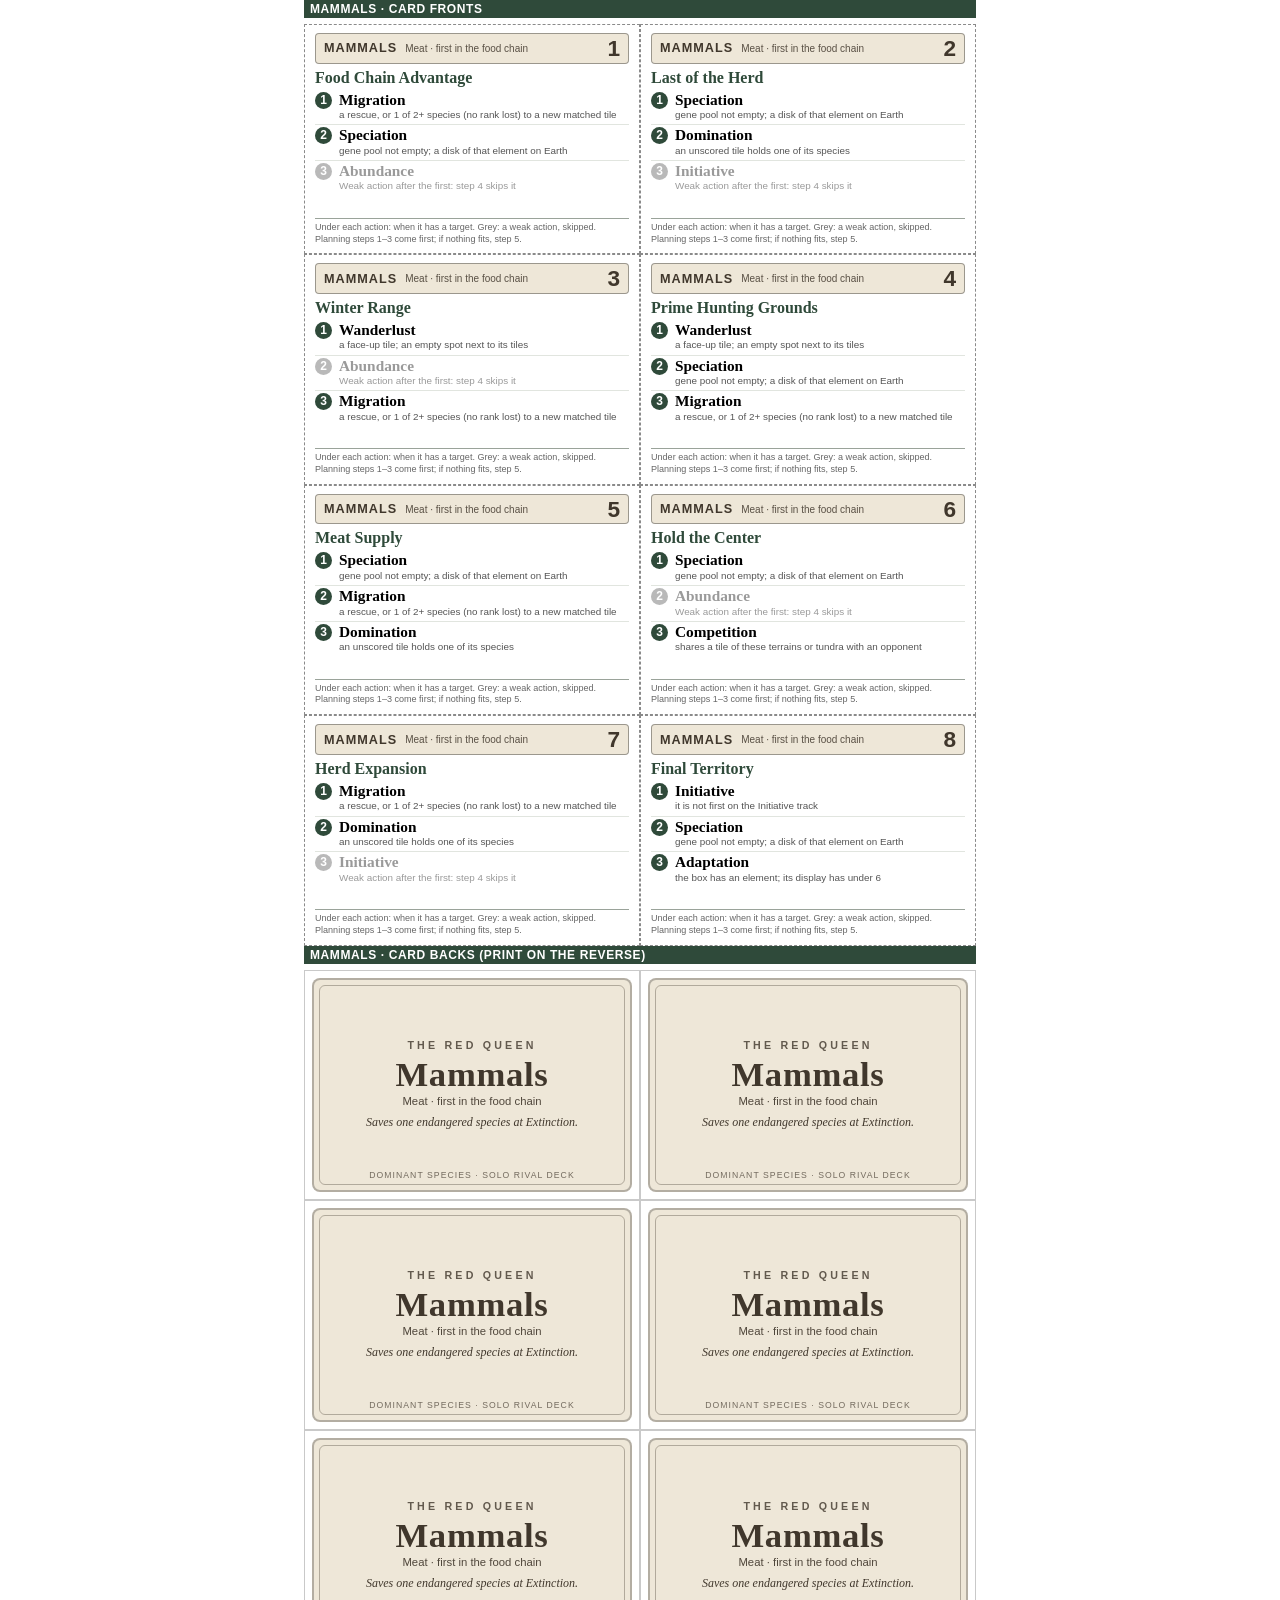
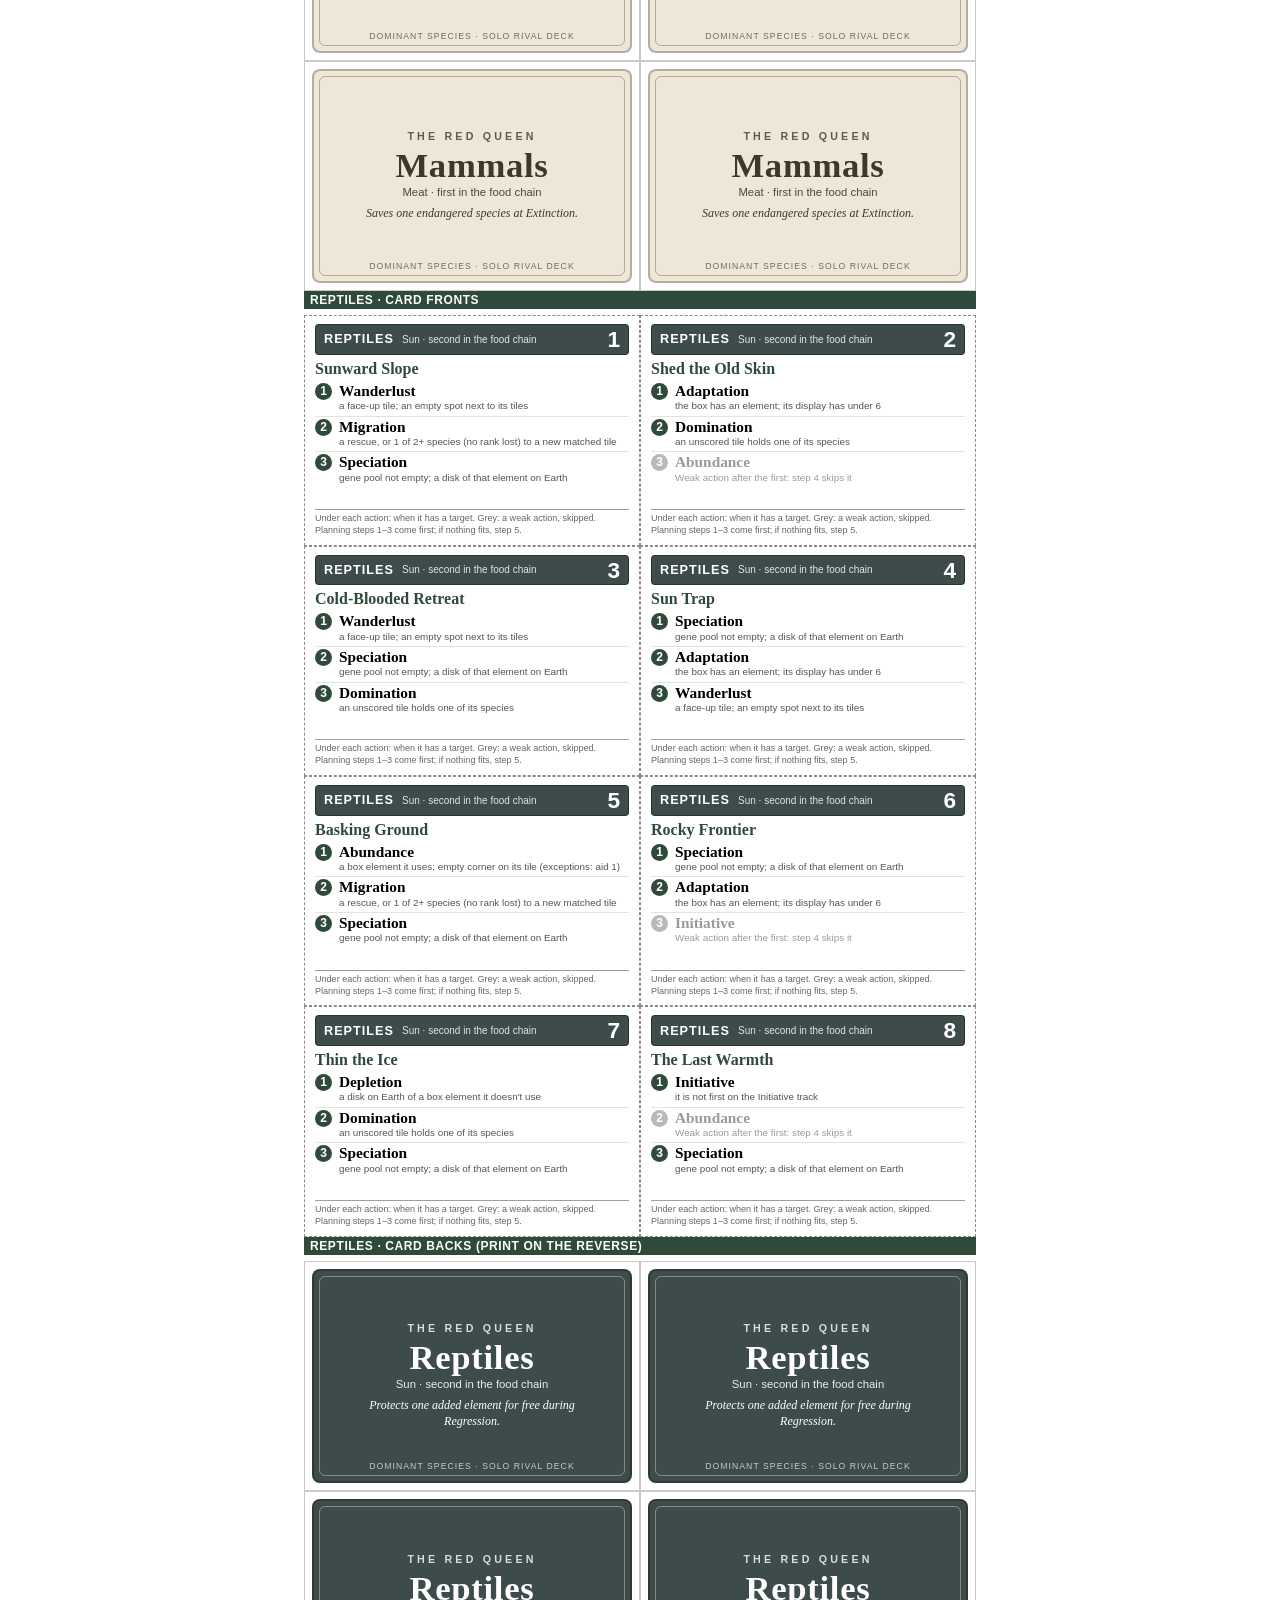
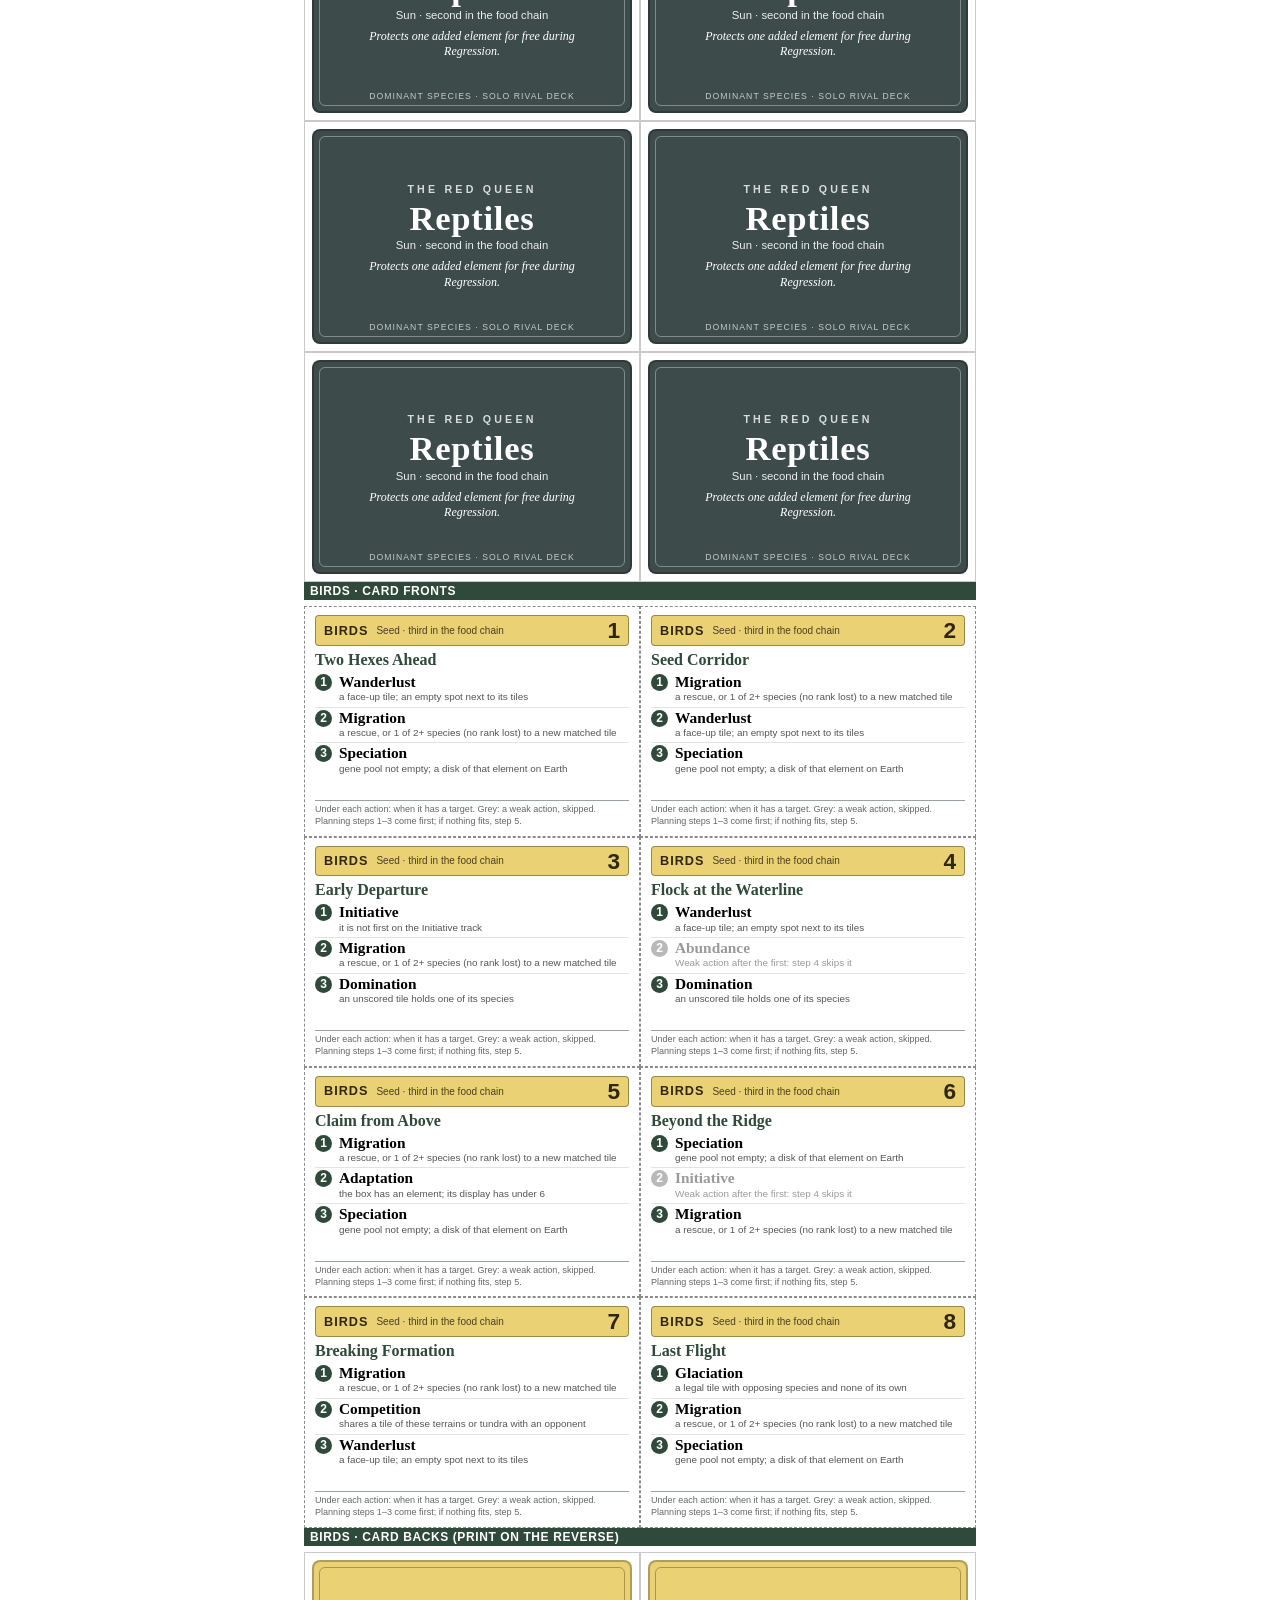
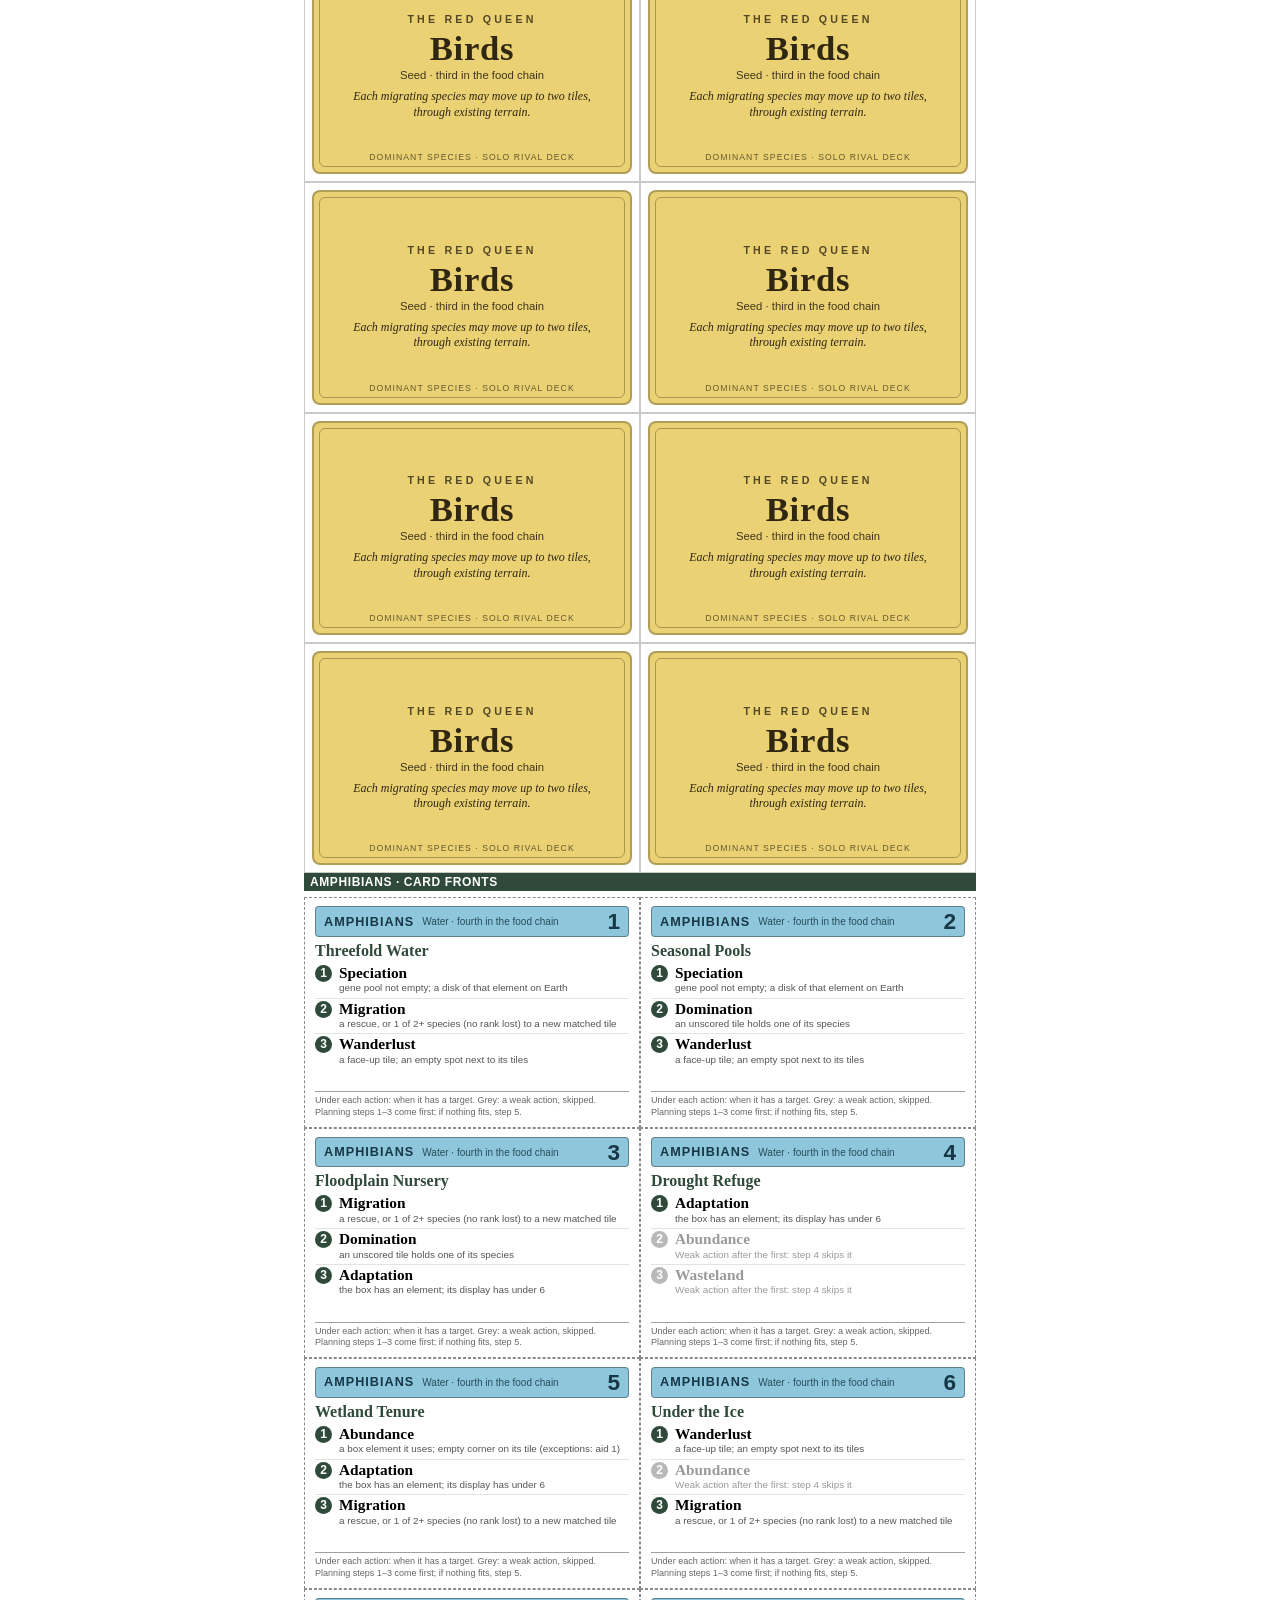
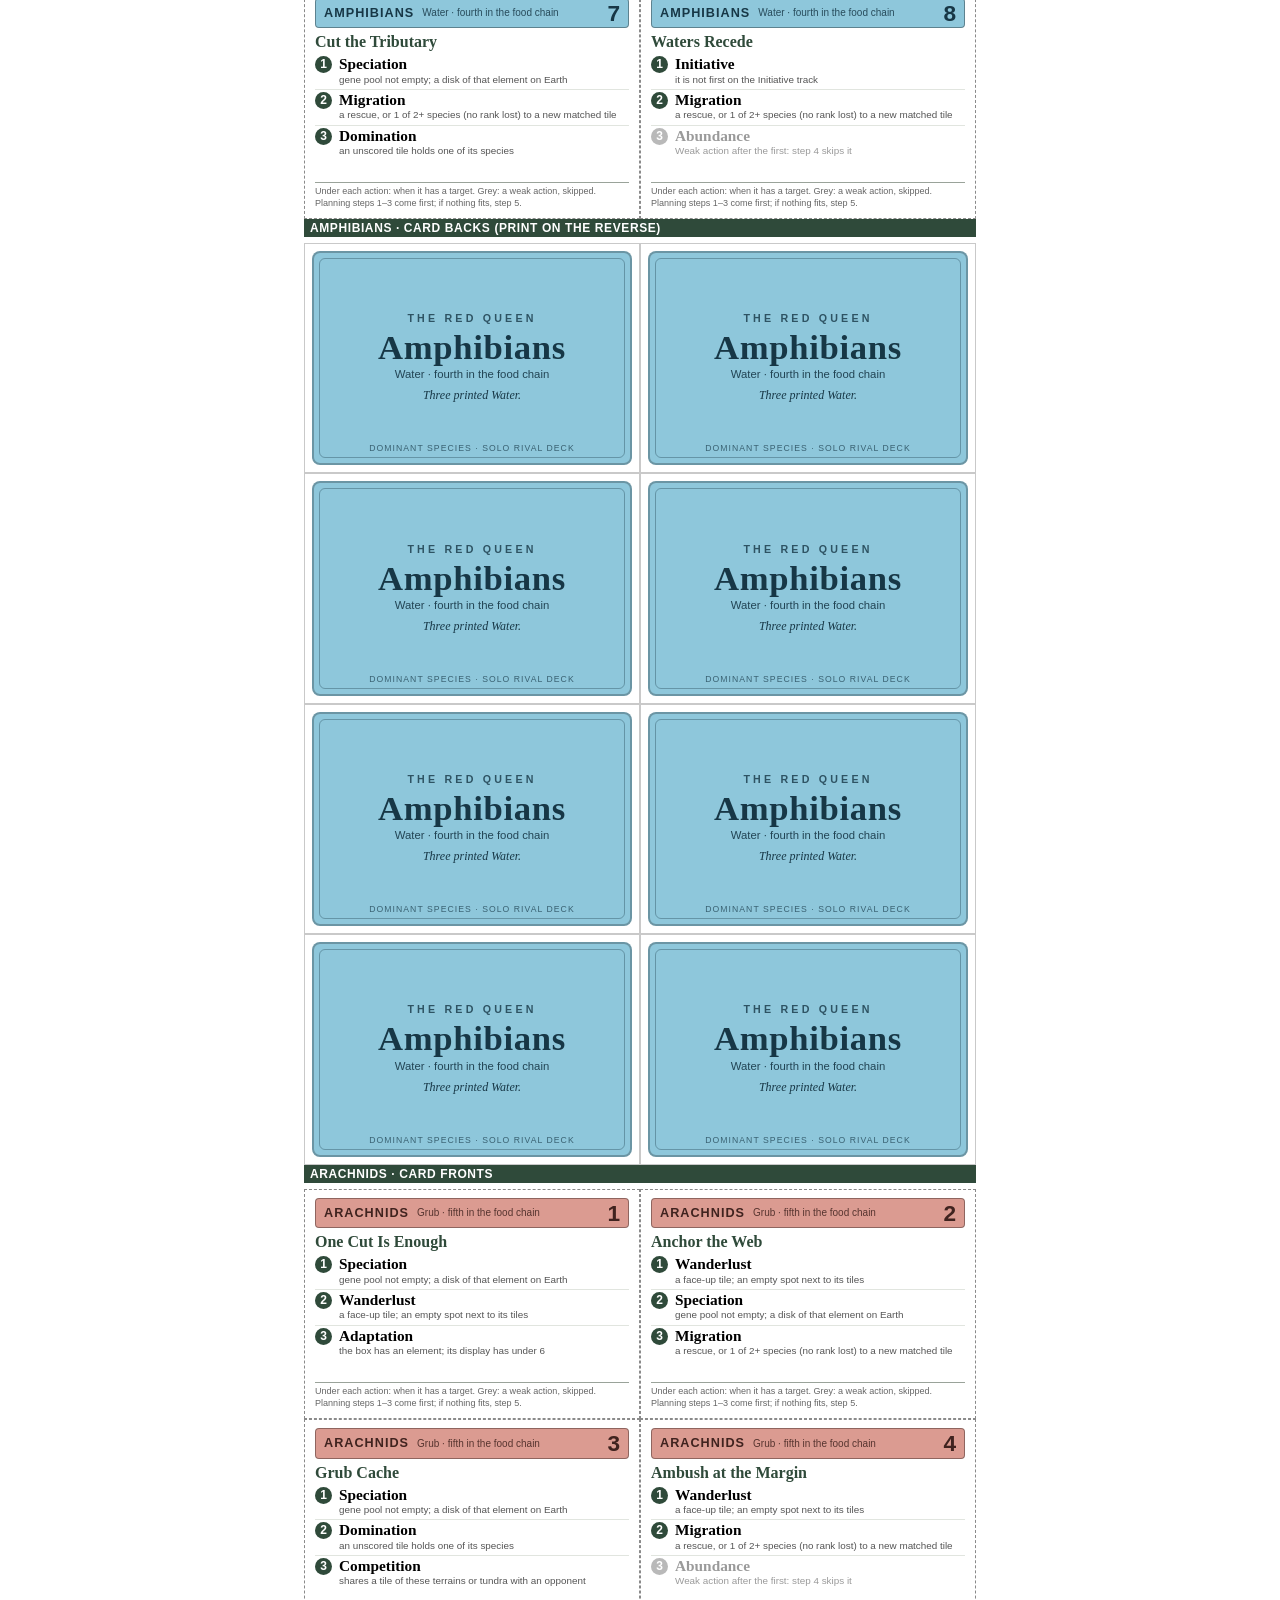
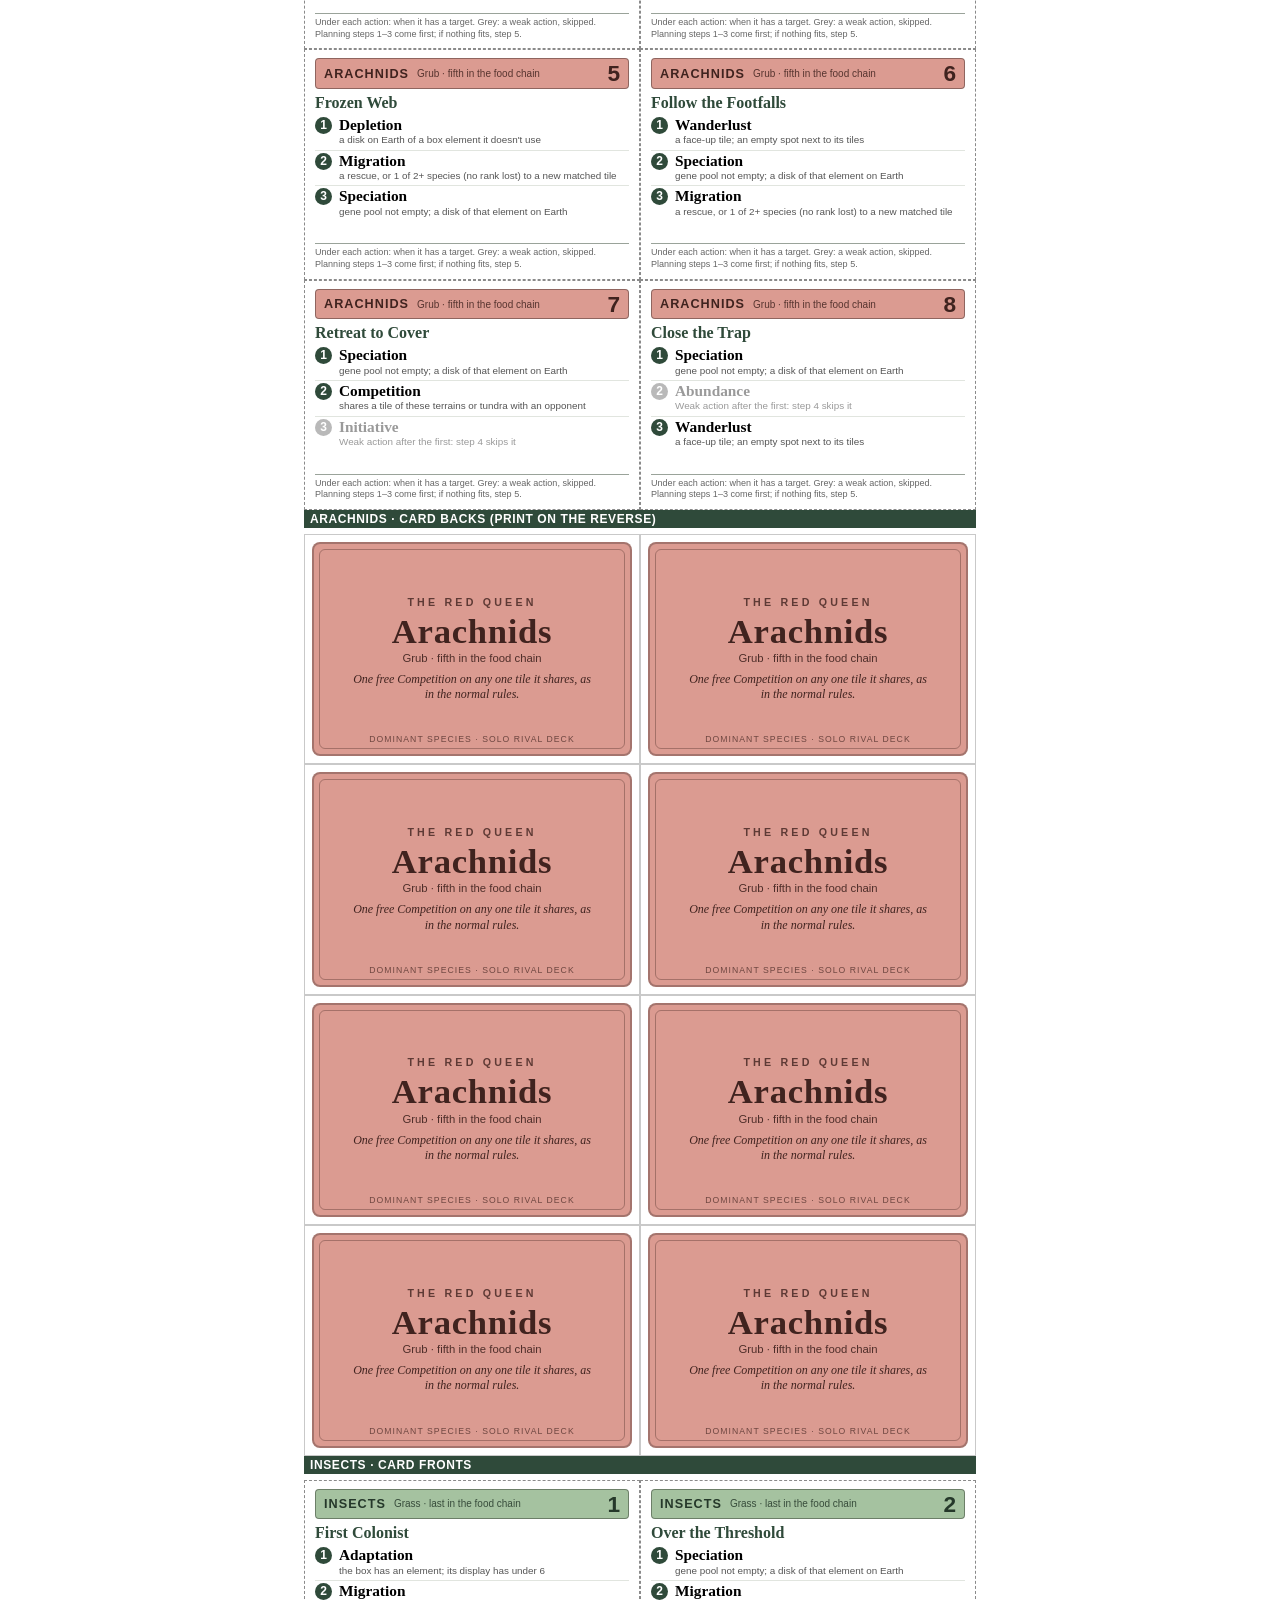
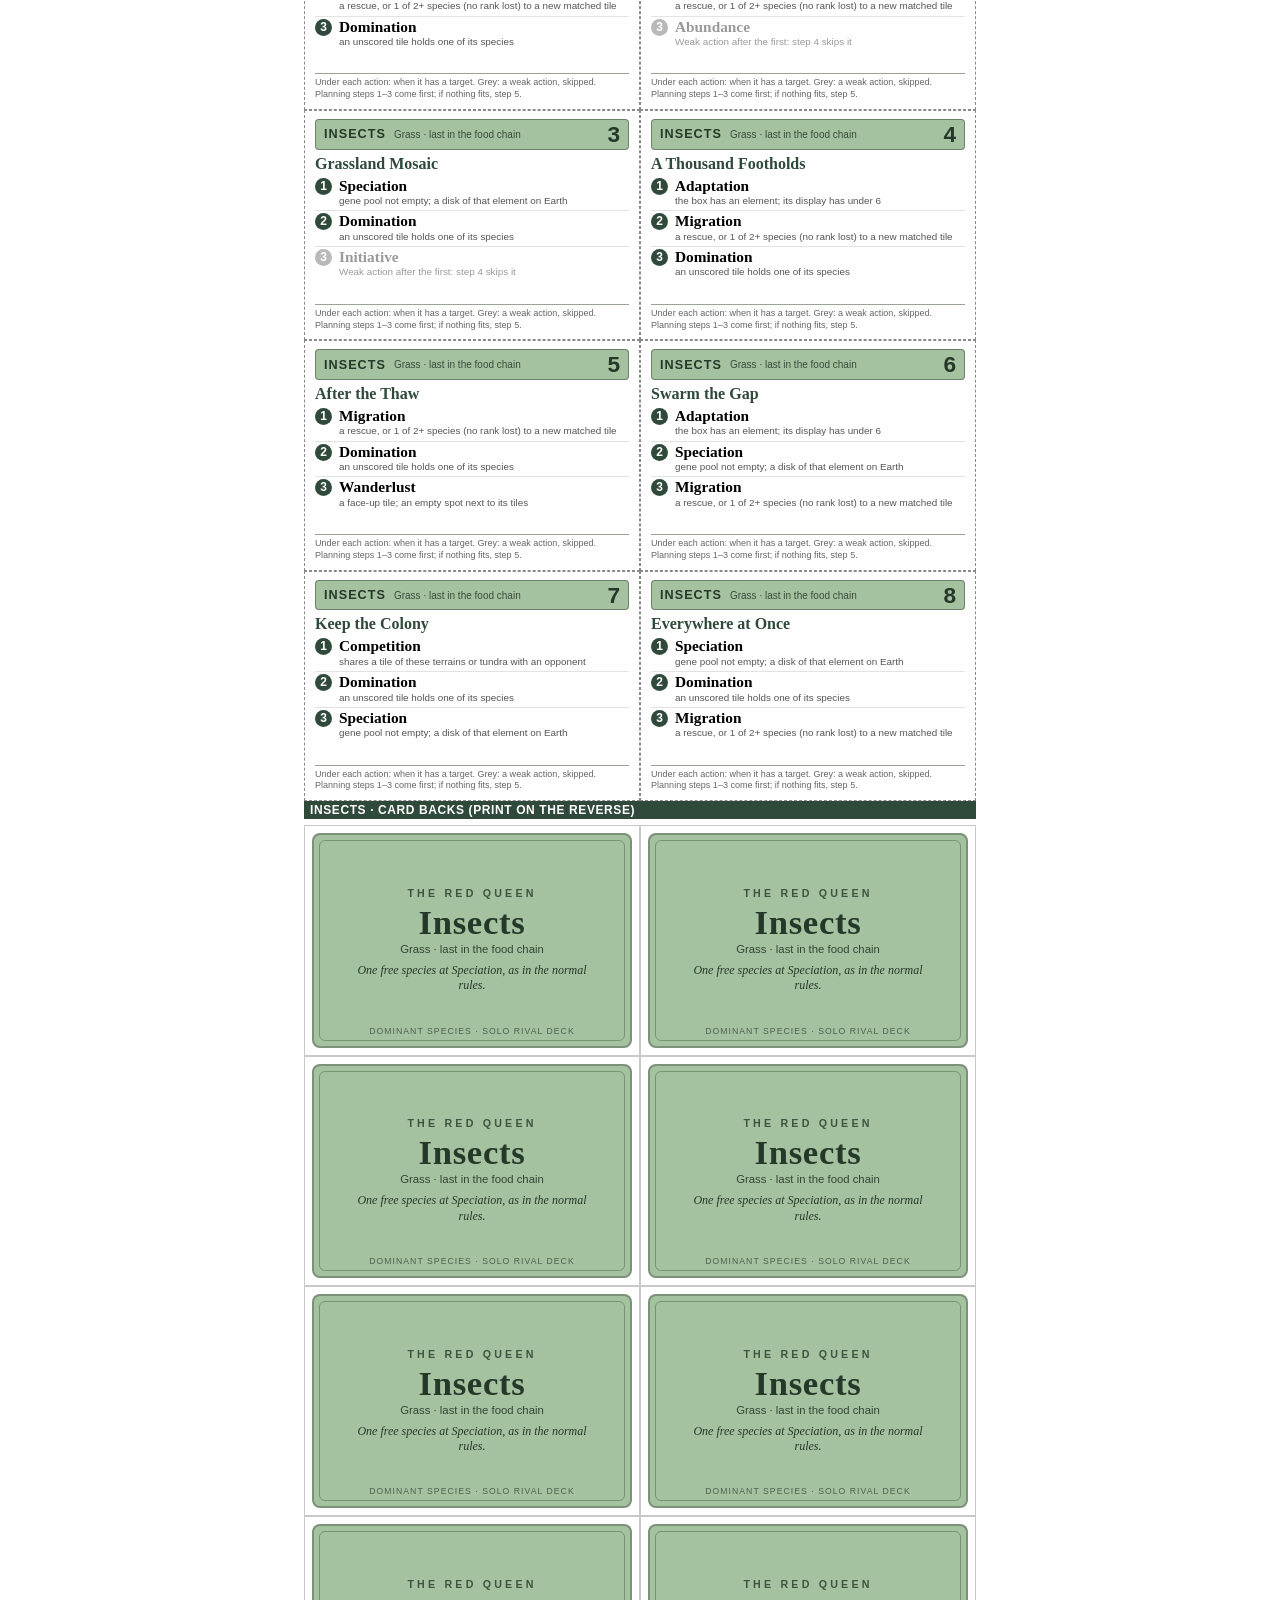
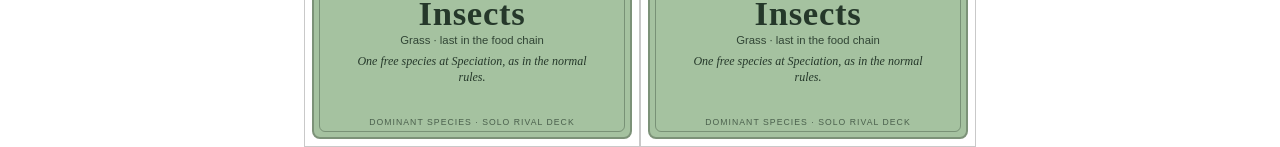
<file: paper/The_Red_Queen_Cards.html>
<!doctype html><meta charset='utf-8'><title>The Red Queen — rival cards for Dominant Species</title><style>@page{size:letter;margin:0.4in}*{box-sizing:border-box}body{margin:0}
.cardpage{page-break-after:always}.cardpage:last-child{page-break-after:auto}
.cardpage h4{width:7in;margin:0 auto 6px;font:bold 9pt Helvetica,Arial,sans-serif;text-transform:uppercase;letter-spacing:.05em;color:#fff;background:#2f4a3a;padding:2px 6px}
.grid{display:grid;grid-template-columns:repeat(2,3.5in);grid-auto-rows:2.4in;width:7in;margin:0 auto}
.card{border:1px dashed #8a8a8a;padding:8px 10px;display:flex;flex-direction:column;font-family:Georgia,serif;overflow:hidden}
.card .head{display:flex;align-items:center;gap:8px;background:var(--bg);color:var(--ink);padding:3px 8px;border-radius:4px;border:1px solid rgba(0,0,0,.35)}
.card .who{font:bold 9.5pt Helvetica,Arial,sans-serif;letter-spacing:.08em}
.card .meta{font:7.5pt Helvetica,Arial,sans-serif;opacity:.85;flex:1}
.card .num{font:bold 17pt/1 Helvetica,Arial,sans-serif}
.card .name{font-size:12pt;font-weight:bold;color:#2f4a3a;margin:5px 0 3px}
.card ol.acts{list-style:none;margin:0;padding:0;counter-reset:act;border:0}
.card ol.acts li{counter-increment:act;position:relative;padding:1px 0 3px 24px;margin:0;border:0;border-bottom:1px solid #e1e5df}
.card ol.acts li:last-child{border-bottom:0}
.card ol.acts li::before{content:counter(act);position:absolute;left:0;top:2px;width:17px;height:17px;border-radius:50%;background:#2f4a3a;color:#fff;font:bold 9pt/17px Helvetica,Arial,sans-serif;text-align:center}
.card ol.acts b{display:block;font-size:11.5pt;line-height:1.2}
.card ol.acts small{display:block;font:7.4pt/1.25 Helvetica,Arial,sans-serif;color:#555}
.card ol.acts li.weak b,.card ol.acts li.weak small{color:#9a9a9a}.card ol.acts li.weak::before{background:#b9b9b9}
.card .foot{margin-top:auto;font:6.8pt/1.3 Helvetica,Arial,sans-serif;color:#666;border-top:1px solid #9aa39a;padding-top:3px}
.card.back{border:1px solid #c9c9c9;padding:7px}
.card.back .inner{flex:1;background:var(--bg);color:var(--ink);border-radius:8px;border:2px solid rgba(0,0,0,.25);display:flex;flex-direction:column;align-items:center;justify-content:center;text-align:center;padding:10px;position:relative}
.card.back .inner::after{content:"";position:absolute;inset:5px;border:1px solid currentColor;border-radius:6px;opacity:.35}
.card.back .brand{font:bold 8pt Helvetica,Arial,sans-serif;letter-spacing:.3em;opacity:.8}
.card.back .animal{font:bold 26pt/1.1 Georgia,serif;margin:4px 0 2px;letter-spacing:.02em}
.card.back .line{font:8.5pt Helvetica,Arial,sans-serif;opacity:.9}
.card.back .power{font:italic 9pt/1.3 Georgia,serif;margin-top:8px;max-width:2.6in}
.card.back .game{position:absolute;bottom:10px;font:6.5pt Helvetica,Arial,sans-serif;letter-spacing:.12em;opacity:.7}
</style><body><section class='cardpage'><h4>Mammals · card fronts</h4><div class='grid'><div class='card front' style='--bg:#eee7d8;--ink:#40372c'><div class='head'><span class='who'>MAMMALS</span><span class='meta'>Meat · first in the food chain</span><span class='num'>1</span></div><div class='name'>Food Chain Advantage</div><ol class='acts'><li class=''><b>Migration</b><small>a rescue, or 1 of 2+ species (no rank lost) to a new matched tile</small></li><li class=''><b>Speciation</b><small>gene pool not empty; a disk of that element on Earth</small></li><li class='weak'><b>Abundance</b><small>Weak action after the first: step 4 skips it</small></li></ol><div class='foot'>Under each action: when it has a target. Grey: a weak action, skipped. Planning steps 1–3 come first; if nothing fits, step 5.</div></div><div class='card front' style='--bg:#eee7d8;--ink:#40372c'><div class='head'><span class='who'>MAMMALS</span><span class='meta'>Meat · first in the food chain</span><span class='num'>2</span></div><div class='name'>Last of the Herd</div><ol class='acts'><li class=''><b>Speciation</b><small>gene pool not empty; a disk of that element on Earth</small></li><li class=''><b>Domination</b><small>an unscored tile holds one of its species</small></li><li class='weak'><b>Initiative</b><small>Weak action after the first: step 4 skips it</small></li></ol><div class='foot'>Under each action: when it has a target. Grey: a weak action, skipped. Planning steps 1–3 come first; if nothing fits, step 5.</div></div><div class='card front' style='--bg:#eee7d8;--ink:#40372c'><div class='head'><span class='who'>MAMMALS</span><span class='meta'>Meat · first in the food chain</span><span class='num'>3</span></div><div class='name'>Winter Range</div><ol class='acts'><li class=''><b>Wanderlust</b><small>a face-up tile; an empty spot next to its tiles</small></li><li class='weak'><b>Abundance</b><small>Weak action after the first: step 4 skips it</small></li><li class=''><b>Migration</b><small>a rescue, or 1 of 2+ species (no rank lost) to a new matched tile</small></li></ol><div class='foot'>Under each action: when it has a target. Grey: a weak action, skipped. Planning steps 1–3 come first; if nothing fits, step 5.</div></div><div class='card front' style='--bg:#eee7d8;--ink:#40372c'><div class='head'><span class='who'>MAMMALS</span><span class='meta'>Meat · first in the food chain</span><span class='num'>4</span></div><div class='name'>Prime Hunting Grounds</div><ol class='acts'><li class=''><b>Wanderlust</b><small>a face-up tile; an empty spot next to its tiles</small></li><li class=''><b>Speciation</b><small>gene pool not empty; a disk of that element on Earth</small></li><li class=''><b>Migration</b><small>a rescue, or 1 of 2+ species (no rank lost) to a new matched tile</small></li></ol><div class='foot'>Under each action: when it has a target. Grey: a weak action, skipped. Planning steps 1–3 come first; if nothing fits, step 5.</div></div><div class='card front' style='--bg:#eee7d8;--ink:#40372c'><div class='head'><span class='who'>MAMMALS</span><span class='meta'>Meat · first in the food chain</span><span class='num'>5</span></div><div class='name'>Meat Supply</div><ol class='acts'><li class=''><b>Speciation</b><small>gene pool not empty; a disk of that element on Earth</small></li><li class=''><b>Migration</b><small>a rescue, or 1 of 2+ species (no rank lost) to a new matched tile</small></li><li class=''><b>Domination</b><small>an unscored tile holds one of its species</small></li></ol><div class='foot'>Under each action: when it has a target. Grey: a weak action, skipped. Planning steps 1–3 come first; if nothing fits, step 5.</div></div><div class='card front' style='--bg:#eee7d8;--ink:#40372c'><div class='head'><span class='who'>MAMMALS</span><span class='meta'>Meat · first in the food chain</span><span class='num'>6</span></div><div class='name'>Hold the Center</div><ol class='acts'><li class=''><b>Speciation</b><small>gene pool not empty; a disk of that element on Earth</small></li><li class='weak'><b>Abundance</b><small>Weak action after the first: step 4 skips it</small></li><li class=''><b>Competition</b><small>shares a tile of these terrains or tundra with an opponent</small></li></ol><div class='foot'>Under each action: when it has a target. Grey: a weak action, skipped. Planning steps 1–3 come first; if nothing fits, step 5.</div></div><div class='card front' style='--bg:#eee7d8;--ink:#40372c'><div class='head'><span class='who'>MAMMALS</span><span class='meta'>Meat · first in the food chain</span><span class='num'>7</span></div><div class='name'>Herd Expansion</div><ol class='acts'><li class=''><b>Migration</b><small>a rescue, or 1 of 2+ species (no rank lost) to a new matched tile</small></li><li class=''><b>Domination</b><small>an unscored tile holds one of its species</small></li><li class='weak'><b>Initiative</b><small>Weak action after the first: step 4 skips it</small></li></ol><div class='foot'>Under each action: when it has a target. Grey: a weak action, skipped. Planning steps 1–3 come first; if nothing fits, step 5.</div></div><div class='card front' style='--bg:#eee7d8;--ink:#40372c'><div class='head'><span class='who'>MAMMALS</span><span class='meta'>Meat · first in the food chain</span><span class='num'>8</span></div><div class='name'>Final Territory</div><ol class='acts'><li class=''><b>Initiative</b><small>it is not first on the Initiative track</small></li><li class=''><b>Speciation</b><small>gene pool not empty; a disk of that element on Earth</small></li><li class=''><b>Adaptation</b><small>the box has an element; its display has under 6</small></li></ol><div class='foot'>Under each action: when it has a target. Grey: a weak action, skipped. Planning steps 1–3 come first; if nothing fits, step 5.</div></div></div></section><section class='cardpage'><h4>Mammals · card backs (print on the reverse)</h4><div class='grid'><div class='card back' style='--bg:#eee7d8;--ink:#40372c'><div class='inner'><div class='brand'>THE RED QUEEN</div><div class='animal'>Mammals</div><div class='line'>Meat · first in the food chain</div><div class='power'>Saves one endangered species at Extinction.</div><div class='game'>DOMINANT SPECIES · SOLO RIVAL DECK</div></div></div><div class='card back' style='--bg:#eee7d8;--ink:#40372c'><div class='inner'><div class='brand'>THE RED QUEEN</div><div class='animal'>Mammals</div><div class='line'>Meat · first in the food chain</div><div class='power'>Saves one endangered species at Extinction.</div><div class='game'>DOMINANT SPECIES · SOLO RIVAL DECK</div></div></div><div class='card back' style='--bg:#eee7d8;--ink:#40372c'><div class='inner'><div class='brand'>THE RED QUEEN</div><div class='animal'>Mammals</div><div class='line'>Meat · first in the food chain</div><div class='power'>Saves one endangered species at Extinction.</div><div class='game'>DOMINANT SPECIES · SOLO RIVAL DECK</div></div></div><div class='card back' style='--bg:#eee7d8;--ink:#40372c'><div class='inner'><div class='brand'>THE RED QUEEN</div><div class='animal'>Mammals</div><div class='line'>Meat · first in the food chain</div><div class='power'>Saves one endangered species at Extinction.</div><div class='game'>DOMINANT SPECIES · SOLO RIVAL DECK</div></div></div><div class='card back' style='--bg:#eee7d8;--ink:#40372c'><div class='inner'><div class='brand'>THE RED QUEEN</div><div class='animal'>Mammals</div><div class='line'>Meat · first in the food chain</div><div class='power'>Saves one endangered species at Extinction.</div><div class='game'>DOMINANT SPECIES · SOLO RIVAL DECK</div></div></div><div class='card back' style='--bg:#eee7d8;--ink:#40372c'><div class='inner'><div class='brand'>THE RED QUEEN</div><div class='animal'>Mammals</div><div class='line'>Meat · first in the food chain</div><div class='power'>Saves one endangered species at Extinction.</div><div class='game'>DOMINANT SPECIES · SOLO RIVAL DECK</div></div></div><div class='card back' style='--bg:#eee7d8;--ink:#40372c'><div class='inner'><div class='brand'>THE RED QUEEN</div><div class='animal'>Mammals</div><div class='line'>Meat · first in the food chain</div><div class='power'>Saves one endangered species at Extinction.</div><div class='game'>DOMINANT SPECIES · SOLO RIVAL DECK</div></div></div><div class='card back' style='--bg:#eee7d8;--ink:#40372c'><div class='inner'><div class='brand'>THE RED QUEEN</div><div class='animal'>Mammals</div><div class='line'>Meat · first in the food chain</div><div class='power'>Saves one endangered species at Extinction.</div><div class='game'>DOMINANT SPECIES · SOLO RIVAL DECK</div></div></div></div></section><section class='cardpage'><h4>Reptiles · card fronts</h4><div class='grid'><div class='card front' style='--bg:#3d4c4b;--ink:#ffffff'><div class='head'><span class='who'>REPTILES</span><span class='meta'>Sun · second in the food chain</span><span class='num'>1</span></div><div class='name'>Sunward Slope</div><ol class='acts'><li class=''><b>Wanderlust</b><small>a face-up tile; an empty spot next to its tiles</small></li><li class=''><b>Migration</b><small>a rescue, or 1 of 2+ species (no rank lost) to a new matched tile</small></li><li class=''><b>Speciation</b><small>gene pool not empty; a disk of that element on Earth</small></li></ol><div class='foot'>Under each action: when it has a target. Grey: a weak action, skipped. Planning steps 1–3 come first; if nothing fits, step 5.</div></div><div class='card front' style='--bg:#3d4c4b;--ink:#ffffff'><div class='head'><span class='who'>REPTILES</span><span class='meta'>Sun · second in the food chain</span><span class='num'>2</span></div><div class='name'>Shed the Old Skin</div><ol class='acts'><li class=''><b>Adaptation</b><small>the box has an element; its display has under 6</small></li><li class=''><b>Domination</b><small>an unscored tile holds one of its species</small></li><li class='weak'><b>Abundance</b><small>Weak action after the first: step 4 skips it</small></li></ol><div class='foot'>Under each action: when it has a target. Grey: a weak action, skipped. Planning steps 1–3 come first; if nothing fits, step 5.</div></div><div class='card front' style='--bg:#3d4c4b;--ink:#ffffff'><div class='head'><span class='who'>REPTILES</span><span class='meta'>Sun · second in the food chain</span><span class='num'>3</span></div><div class='name'>Cold-Blooded Retreat</div><ol class='acts'><li class=''><b>Wanderlust</b><small>a face-up tile; an empty spot next to its tiles</small></li><li class=''><b>Speciation</b><small>gene pool not empty; a disk of that element on Earth</small></li><li class=''><b>Domination</b><small>an unscored tile holds one of its species</small></li></ol><div class='foot'>Under each action: when it has a target. Grey: a weak action, skipped. Planning steps 1–3 come first; if nothing fits, step 5.</div></div><div class='card front' style='--bg:#3d4c4b;--ink:#ffffff'><div class='head'><span class='who'>REPTILES</span><span class='meta'>Sun · second in the food chain</span><span class='num'>4</span></div><div class='name'>Sun Trap</div><ol class='acts'><li class=''><b>Speciation</b><small>gene pool not empty; a disk of that element on Earth</small></li><li class=''><b>Adaptation</b><small>the box has an element; its display has under 6</small></li><li class=''><b>Wanderlust</b><small>a face-up tile; an empty spot next to its tiles</small></li></ol><div class='foot'>Under each action: when it has a target. Grey: a weak action, skipped. Planning steps 1–3 come first; if nothing fits, step 5.</div></div><div class='card front' style='--bg:#3d4c4b;--ink:#ffffff'><div class='head'><span class='who'>REPTILES</span><span class='meta'>Sun · second in the food chain</span><span class='num'>5</span></div><div class='name'>Basking Ground</div><ol class='acts'><li class=''><b>Abundance</b><small>a box element it uses; empty corner on its tile (exceptions: aid 1)</small></li><li class=''><b>Migration</b><small>a rescue, or 1 of 2+ species (no rank lost) to a new matched tile</small></li><li class=''><b>Speciation</b><small>gene pool not empty; a disk of that element on Earth</small></li></ol><div class='foot'>Under each action: when it has a target. Grey: a weak action, skipped. Planning steps 1–3 come first; if nothing fits, step 5.</div></div><div class='card front' style='--bg:#3d4c4b;--ink:#ffffff'><div class='head'><span class='who'>REPTILES</span><span class='meta'>Sun · second in the food chain</span><span class='num'>6</span></div><div class='name'>Rocky Frontier</div><ol class='acts'><li class=''><b>Speciation</b><small>gene pool not empty; a disk of that element on Earth</small></li><li class=''><b>Adaptation</b><small>the box has an element; its display has under 6</small></li><li class='weak'><b>Initiative</b><small>Weak action after the first: step 4 skips it</small></li></ol><div class='foot'>Under each action: when it has a target. Grey: a weak action, skipped. Planning steps 1–3 come first; if nothing fits, step 5.</div></div><div class='card front' style='--bg:#3d4c4b;--ink:#ffffff'><div class='head'><span class='who'>REPTILES</span><span class='meta'>Sun · second in the food chain</span><span class='num'>7</span></div><div class='name'>Thin the Ice</div><ol class='acts'><li class=''><b>Depletion</b><small>a disk on Earth of a box element it doesn't use</small></li><li class=''><b>Domination</b><small>an unscored tile holds one of its species</small></li><li class=''><b>Speciation</b><small>gene pool not empty; a disk of that element on Earth</small></li></ol><div class='foot'>Under each action: when it has a target. Grey: a weak action, skipped. Planning steps 1–3 come first; if nothing fits, step 5.</div></div><div class='card front' style='--bg:#3d4c4b;--ink:#ffffff'><div class='head'><span class='who'>REPTILES</span><span class='meta'>Sun · second in the food chain</span><span class='num'>8</span></div><div class='name'>The Last Warmth</div><ol class='acts'><li class=''><b>Initiative</b><small>it is not first on the Initiative track</small></li><li class='weak'><b>Abundance</b><small>Weak action after the first: step 4 skips it</small></li><li class=''><b>Speciation</b><small>gene pool not empty; a disk of that element on Earth</small></li></ol><div class='foot'>Under each action: when it has a target. Grey: a weak action, skipped. Planning steps 1–3 come first; if nothing fits, step 5.</div></div></div></section><section class='cardpage'><h4>Reptiles · card backs (print on the reverse)</h4><div class='grid'><div class='card back' style='--bg:#3d4c4b;--ink:#ffffff'><div class='inner'><div class='brand'>THE RED QUEEN</div><div class='animal'>Reptiles</div><div class='line'>Sun · second in the food chain</div><div class='power'>Protects one added element for free during Regression.</div><div class='game'>DOMINANT SPECIES · SOLO RIVAL DECK</div></div></div><div class='card back' style='--bg:#3d4c4b;--ink:#ffffff'><div class='inner'><div class='brand'>THE RED QUEEN</div><div class='animal'>Reptiles</div><div class='line'>Sun · second in the food chain</div><div class='power'>Protects one added element for free during Regression.</div><div class='game'>DOMINANT SPECIES · SOLO RIVAL DECK</div></div></div><div class='card back' style='--bg:#3d4c4b;--ink:#ffffff'><div class='inner'><div class='brand'>THE RED QUEEN</div><div class='animal'>Reptiles</div><div class='line'>Sun · second in the food chain</div><div class='power'>Protects one added element for free during Regression.</div><div class='game'>DOMINANT SPECIES · SOLO RIVAL DECK</div></div></div><div class='card back' style='--bg:#3d4c4b;--ink:#ffffff'><div class='inner'><div class='brand'>THE RED QUEEN</div><div class='animal'>Reptiles</div><div class='line'>Sun · second in the food chain</div><div class='power'>Protects one added element for free during Regression.</div><div class='game'>DOMINANT SPECIES · SOLO RIVAL DECK</div></div></div><div class='card back' style='--bg:#3d4c4b;--ink:#ffffff'><div class='inner'><div class='brand'>THE RED QUEEN</div><div class='animal'>Reptiles</div><div class='line'>Sun · second in the food chain</div><div class='power'>Protects one added element for free during Regression.</div><div class='game'>DOMINANT SPECIES · SOLO RIVAL DECK</div></div></div><div class='card back' style='--bg:#3d4c4b;--ink:#ffffff'><div class='inner'><div class='brand'>THE RED QUEEN</div><div class='animal'>Reptiles</div><div class='line'>Sun · second in the food chain</div><div class='power'>Protects one added element for free during Regression.</div><div class='game'>DOMINANT SPECIES · SOLO RIVAL DECK</div></div></div><div class='card back' style='--bg:#3d4c4b;--ink:#ffffff'><div class='inner'><div class='brand'>THE RED QUEEN</div><div class='animal'>Reptiles</div><div class='line'>Sun · second in the food chain</div><div class='power'>Protects one added element for free during Regression.</div><div class='game'>DOMINANT SPECIES · SOLO RIVAL DECK</div></div></div><div class='card back' style='--bg:#3d4c4b;--ink:#ffffff'><div class='inner'><div class='brand'>THE RED QUEEN</div><div class='animal'>Reptiles</div><div class='line'>Sun · second in the food chain</div><div class='power'>Protects one added element for free during Regression.</div><div class='game'>DOMINANT SPECIES · SOLO RIVAL DECK</div></div></div></div></section><section class='cardpage'><h4>Birds · card fronts</h4><div class='grid'><div class='card front' style='--bg:#ead174;--ink:#302713'><div class='head'><span class='who'>BIRDS</span><span class='meta'>Seed · third in the food chain</span><span class='num'>1</span></div><div class='name'>Two Hexes Ahead</div><ol class='acts'><li class=''><b>Wanderlust</b><small>a face-up tile; an empty spot next to its tiles</small></li><li class=''><b>Migration</b><small>a rescue, or 1 of 2+ species (no rank lost) to a new matched tile</small></li><li class=''><b>Speciation</b><small>gene pool not empty; a disk of that element on Earth</small></li></ol><div class='foot'>Under each action: when it has a target. Grey: a weak action, skipped. Planning steps 1–3 come first; if nothing fits, step 5.</div></div><div class='card front' style='--bg:#ead174;--ink:#302713'><div class='head'><span class='who'>BIRDS</span><span class='meta'>Seed · third in the food chain</span><span class='num'>2</span></div><div class='name'>Seed Corridor</div><ol class='acts'><li class=''><b>Migration</b><small>a rescue, or 1 of 2+ species (no rank lost) to a new matched tile</small></li><li class=''><b>Wanderlust</b><small>a face-up tile; an empty spot next to its tiles</small></li><li class=''><b>Speciation</b><small>gene pool not empty; a disk of that element on Earth</small></li></ol><div class='foot'>Under each action: when it has a target. Grey: a weak action, skipped. Planning steps 1–3 come first; if nothing fits, step 5.</div></div><div class='card front' style='--bg:#ead174;--ink:#302713'><div class='head'><span class='who'>BIRDS</span><span class='meta'>Seed · third in the food chain</span><span class='num'>3</span></div><div class='name'>Early Departure</div><ol class='acts'><li class=''><b>Initiative</b><small>it is not first on the Initiative track</small></li><li class=''><b>Migration</b><small>a rescue, or 1 of 2+ species (no rank lost) to a new matched tile</small></li><li class=''><b>Domination</b><small>an unscored tile holds one of its species</small></li></ol><div class='foot'>Under each action: when it has a target. Grey: a weak action, skipped. Planning steps 1–3 come first; if nothing fits, step 5.</div></div><div class='card front' style='--bg:#ead174;--ink:#302713'><div class='head'><span class='who'>BIRDS</span><span class='meta'>Seed · third in the food chain</span><span class='num'>4</span></div><div class='name'>Flock at the Waterline</div><ol class='acts'><li class=''><b>Wanderlust</b><small>a face-up tile; an empty spot next to its tiles</small></li><li class='weak'><b>Abundance</b><small>Weak action after the first: step 4 skips it</small></li><li class=''><b>Domination</b><small>an unscored tile holds one of its species</small></li></ol><div class='foot'>Under each action: when it has a target. Grey: a weak action, skipped. Planning steps 1–3 come first; if nothing fits, step 5.</div></div><div class='card front' style='--bg:#ead174;--ink:#302713'><div class='head'><span class='who'>BIRDS</span><span class='meta'>Seed · third in the food chain</span><span class='num'>5</span></div><div class='name'>Claim from Above</div><ol class='acts'><li class=''><b>Migration</b><small>a rescue, or 1 of 2+ species (no rank lost) to a new matched tile</small></li><li class=''><b>Adaptation</b><small>the box has an element; its display has under 6</small></li><li class=''><b>Speciation</b><small>gene pool not empty; a disk of that element on Earth</small></li></ol><div class='foot'>Under each action: when it has a target. Grey: a weak action, skipped. Planning steps 1–3 come first; if nothing fits, step 5.</div></div><div class='card front' style='--bg:#ead174;--ink:#302713'><div class='head'><span class='who'>BIRDS</span><span class='meta'>Seed · third in the food chain</span><span class='num'>6</span></div><div class='name'>Beyond the Ridge</div><ol class='acts'><li class=''><b>Speciation</b><small>gene pool not empty; a disk of that element on Earth</small></li><li class='weak'><b>Initiative</b><small>Weak action after the first: step 4 skips it</small></li><li class=''><b>Migration</b><small>a rescue, or 1 of 2+ species (no rank lost) to a new matched tile</small></li></ol><div class='foot'>Under each action: when it has a target. Grey: a weak action, skipped. Planning steps 1–3 come first; if nothing fits, step 5.</div></div><div class='card front' style='--bg:#ead174;--ink:#302713'><div class='head'><span class='who'>BIRDS</span><span class='meta'>Seed · third in the food chain</span><span class='num'>7</span></div><div class='name'>Breaking Formation</div><ol class='acts'><li class=''><b>Migration</b><small>a rescue, or 1 of 2+ species (no rank lost) to a new matched tile</small></li><li class=''><b>Competition</b><small>shares a tile of these terrains or tundra with an opponent</small></li><li class=''><b>Wanderlust</b><small>a face-up tile; an empty spot next to its tiles</small></li></ol><div class='foot'>Under each action: when it has a target. Grey: a weak action, skipped. Planning steps 1–3 come first; if nothing fits, step 5.</div></div><div class='card front' style='--bg:#ead174;--ink:#302713'><div class='head'><span class='who'>BIRDS</span><span class='meta'>Seed · third in the food chain</span><span class='num'>8</span></div><div class='name'>Last Flight</div><ol class='acts'><li class=''><b>Glaciation</b><small>a legal tile with opposing species and none of its own</small></li><li class=''><b>Migration</b><small>a rescue, or 1 of 2+ species (no rank lost) to a new matched tile</small></li><li class=''><b>Speciation</b><small>gene pool not empty; a disk of that element on Earth</small></li></ol><div class='foot'>Under each action: when it has a target. Grey: a weak action, skipped. Planning steps 1–3 come first; if nothing fits, step 5.</div></div></div></section><section class='cardpage'><h4>Birds · card backs (print on the reverse)</h4><div class='grid'><div class='card back' style='--bg:#ead174;--ink:#302713'><div class='inner'><div class='brand'>THE RED QUEEN</div><div class='animal'>Birds</div><div class='line'>Seed · third in the food chain</div><div class='power'>Each migrating species may move up to two tiles, through existing terrain.</div><div class='game'>DOMINANT SPECIES · SOLO RIVAL DECK</div></div></div><div class='card back' style='--bg:#ead174;--ink:#302713'><div class='inner'><div class='brand'>THE RED QUEEN</div><div class='animal'>Birds</div><div class='line'>Seed · third in the food chain</div><div class='power'>Each migrating species may move up to two tiles, through existing terrain.</div><div class='game'>DOMINANT SPECIES · SOLO RIVAL DECK</div></div></div><div class='card back' style='--bg:#ead174;--ink:#302713'><div class='inner'><div class='brand'>THE RED QUEEN</div><div class='animal'>Birds</div><div class='line'>Seed · third in the food chain</div><div class='power'>Each migrating species may move up to two tiles, through existing terrain.</div><div class='game'>DOMINANT SPECIES · SOLO RIVAL DECK</div></div></div><div class='card back' style='--bg:#ead174;--ink:#302713'><div class='inner'><div class='brand'>THE RED QUEEN</div><div class='animal'>Birds</div><div class='line'>Seed · third in the food chain</div><div class='power'>Each migrating species may move up to two tiles, through existing terrain.</div><div class='game'>DOMINANT SPECIES · SOLO RIVAL DECK</div></div></div><div class='card back' style='--bg:#ead174;--ink:#302713'><div class='inner'><div class='brand'>THE RED QUEEN</div><div class='animal'>Birds</div><div class='line'>Seed · third in the food chain</div><div class='power'>Each migrating species may move up to two tiles, through existing terrain.</div><div class='game'>DOMINANT SPECIES · SOLO RIVAL DECK</div></div></div><div class='card back' style='--bg:#ead174;--ink:#302713'><div class='inner'><div class='brand'>THE RED QUEEN</div><div class='animal'>Birds</div><div class='line'>Seed · third in the food chain</div><div class='power'>Each migrating species may move up to two tiles, through existing terrain.</div><div class='game'>DOMINANT SPECIES · SOLO RIVAL DECK</div></div></div><div class='card back' style='--bg:#ead174;--ink:#302713'><div class='inner'><div class='brand'>THE RED QUEEN</div><div class='animal'>Birds</div><div class='line'>Seed · third in the food chain</div><div class='power'>Each migrating species may move up to two tiles, through existing terrain.</div><div class='game'>DOMINANT SPECIES · SOLO RIVAL DECK</div></div></div><div class='card back' style='--bg:#ead174;--ink:#302713'><div class='inner'><div class='brand'>THE RED QUEEN</div><div class='animal'>Birds</div><div class='line'>Seed · third in the food chain</div><div class='power'>Each migrating species may move up to two tiles, through existing terrain.</div><div class='game'>DOMINANT SPECIES · SOLO RIVAL DECK</div></div></div></div></section><section class='cardpage'><h4>Amphibians · card fronts</h4><div class='grid'><div class='card front' style='--bg:#8ec7db;--ink:#173746'><div class='head'><span class='who'>AMPHIBIANS</span><span class='meta'>Water · fourth in the food chain</span><span class='num'>1</span></div><div class='name'>Threefold Water</div><ol class='acts'><li class=''><b>Speciation</b><small>gene pool not empty; a disk of that element on Earth</small></li><li class=''><b>Migration</b><small>a rescue, or 1 of 2+ species (no rank lost) to a new matched tile</small></li><li class=''><b>Wanderlust</b><small>a face-up tile; an empty spot next to its tiles</small></li></ol><div class='foot'>Under each action: when it has a target. Grey: a weak action, skipped. Planning steps 1–3 come first; if nothing fits, step 5.</div></div><div class='card front' style='--bg:#8ec7db;--ink:#173746'><div class='head'><span class='who'>AMPHIBIANS</span><span class='meta'>Water · fourth in the food chain</span><span class='num'>2</span></div><div class='name'>Seasonal Pools</div><ol class='acts'><li class=''><b>Speciation</b><small>gene pool not empty; a disk of that element on Earth</small></li><li class=''><b>Domination</b><small>an unscored tile holds one of its species</small></li><li class=''><b>Wanderlust</b><small>a face-up tile; an empty spot next to its tiles</small></li></ol><div class='foot'>Under each action: when it has a target. Grey: a weak action, skipped. Planning steps 1–3 come first; if nothing fits, step 5.</div></div><div class='card front' style='--bg:#8ec7db;--ink:#173746'><div class='head'><span class='who'>AMPHIBIANS</span><span class='meta'>Water · fourth in the food chain</span><span class='num'>3</span></div><div class='name'>Floodplain Nursery</div><ol class='acts'><li class=''><b>Migration</b><small>a rescue, or 1 of 2+ species (no rank lost) to a new matched tile</small></li><li class=''><b>Domination</b><small>an unscored tile holds one of its species</small></li><li class=''><b>Adaptation</b><small>the box has an element; its display has under 6</small></li></ol><div class='foot'>Under each action: when it has a target. Grey: a weak action, skipped. Planning steps 1–3 come first; if nothing fits, step 5.</div></div><div class='card front' style='--bg:#8ec7db;--ink:#173746'><div class='head'><span class='who'>AMPHIBIANS</span><span class='meta'>Water · fourth in the food chain</span><span class='num'>4</span></div><div class='name'>Drought Refuge</div><ol class='acts'><li class=''><b>Adaptation</b><small>the box has an element; its display has under 6</small></li><li class='weak'><b>Abundance</b><small>Weak action after the first: step 4 skips it</small></li><li class='weak'><b>Wasteland</b><small>Weak action after the first: step 4 skips it</small></li></ol><div class='foot'>Under each action: when it has a target. Grey: a weak action, skipped. Planning steps 1–3 come first; if nothing fits, step 5.</div></div><div class='card front' style='--bg:#8ec7db;--ink:#173746'><div class='head'><span class='who'>AMPHIBIANS</span><span class='meta'>Water · fourth in the food chain</span><span class='num'>5</span></div><div class='name'>Wetland Tenure</div><ol class='acts'><li class=''><b>Abundance</b><small>a box element it uses; empty corner on its tile (exceptions: aid 1)</small></li><li class=''><b>Adaptation</b><small>the box has an element; its display has under 6</small></li><li class=''><b>Migration</b><small>a rescue, or 1 of 2+ species (no rank lost) to a new matched tile</small></li></ol><div class='foot'>Under each action: when it has a target. Grey: a weak action, skipped. Planning steps 1–3 come first; if nothing fits, step 5.</div></div><div class='card front' style='--bg:#8ec7db;--ink:#173746'><div class='head'><span class='who'>AMPHIBIANS</span><span class='meta'>Water · fourth in the food chain</span><span class='num'>6</span></div><div class='name'>Under the Ice</div><ol class='acts'><li class=''><b>Wanderlust</b><small>a face-up tile; an empty spot next to its tiles</small></li><li class='weak'><b>Abundance</b><small>Weak action after the first: step 4 skips it</small></li><li class=''><b>Migration</b><small>a rescue, or 1 of 2+ species (no rank lost) to a new matched tile</small></li></ol><div class='foot'>Under each action: when it has a target. Grey: a weak action, skipped. Planning steps 1–3 come first; if nothing fits, step 5.</div></div><div class='card front' style='--bg:#8ec7db;--ink:#173746'><div class='head'><span class='who'>AMPHIBIANS</span><span class='meta'>Water · fourth in the food chain</span><span class='num'>7</span></div><div class='name'>Cut the Tributary</div><ol class='acts'><li class=''><b>Speciation</b><small>gene pool not empty; a disk of that element on Earth</small></li><li class=''><b>Migration</b><small>a rescue, or 1 of 2+ species (no rank lost) to a new matched tile</small></li><li class=''><b>Domination</b><small>an unscored tile holds one of its species</small></li></ol><div class='foot'>Under each action: when it has a target. Grey: a weak action, skipped. Planning steps 1–3 come first; if nothing fits, step 5.</div></div><div class='card front' style='--bg:#8ec7db;--ink:#173746'><div class='head'><span class='who'>AMPHIBIANS</span><span class='meta'>Water · fourth in the food chain</span><span class='num'>8</span></div><div class='name'>Waters Recede</div><ol class='acts'><li class=''><b>Initiative</b><small>it is not first on the Initiative track</small></li><li class=''><b>Migration</b><small>a rescue, or 1 of 2+ species (no rank lost) to a new matched tile</small></li><li class='weak'><b>Abundance</b><small>Weak action after the first: step 4 skips it</small></li></ol><div class='foot'>Under each action: when it has a target. Grey: a weak action, skipped. Planning steps 1–3 come first; if nothing fits, step 5.</div></div></div></section><section class='cardpage'><h4>Amphibians · card backs (print on the reverse)</h4><div class='grid'><div class='card back' style='--bg:#8ec7db;--ink:#173746'><div class='inner'><div class='brand'>THE RED QUEEN</div><div class='animal'>Amphibians</div><div class='line'>Water · fourth in the food chain</div><div class='power'>Three printed Water.</div><div class='game'>DOMINANT SPECIES · SOLO RIVAL DECK</div></div></div><div class='card back' style='--bg:#8ec7db;--ink:#173746'><div class='inner'><div class='brand'>THE RED QUEEN</div><div class='animal'>Amphibians</div><div class='line'>Water · fourth in the food chain</div><div class='power'>Three printed Water.</div><div class='game'>DOMINANT SPECIES · SOLO RIVAL DECK</div></div></div><div class='card back' style='--bg:#8ec7db;--ink:#173746'><div class='inner'><div class='brand'>THE RED QUEEN</div><div class='animal'>Amphibians</div><div class='line'>Water · fourth in the food chain</div><div class='power'>Three printed Water.</div><div class='game'>DOMINANT SPECIES · SOLO RIVAL DECK</div></div></div><div class='card back' style='--bg:#8ec7db;--ink:#173746'><div class='inner'><div class='brand'>THE RED QUEEN</div><div class='animal'>Amphibians</div><div class='line'>Water · fourth in the food chain</div><div class='power'>Three printed Water.</div><div class='game'>DOMINANT SPECIES · SOLO RIVAL DECK</div></div></div><div class='card back' style='--bg:#8ec7db;--ink:#173746'><div class='inner'><div class='brand'>THE RED QUEEN</div><div class='animal'>Amphibians</div><div class='line'>Water · fourth in the food chain</div><div class='power'>Three printed Water.</div><div class='game'>DOMINANT SPECIES · SOLO RIVAL DECK</div></div></div><div class='card back' style='--bg:#8ec7db;--ink:#173746'><div class='inner'><div class='brand'>THE RED QUEEN</div><div class='animal'>Amphibians</div><div class='line'>Water · fourth in the food chain</div><div class='power'>Three printed Water.</div><div class='game'>DOMINANT SPECIES · SOLO RIVAL DECK</div></div></div><div class='card back' style='--bg:#8ec7db;--ink:#173746'><div class='inner'><div class='brand'>THE RED QUEEN</div><div class='animal'>Amphibians</div><div class='line'>Water · fourth in the food chain</div><div class='power'>Three printed Water.</div><div class='game'>DOMINANT SPECIES · SOLO RIVAL DECK</div></div></div><div class='card back' style='--bg:#8ec7db;--ink:#173746'><div class='inner'><div class='brand'>THE RED QUEEN</div><div class='animal'>Amphibians</div><div class='line'>Water · fourth in the food chain</div><div class='power'>Three printed Water.</div><div class='game'>DOMINANT SPECIES · SOLO RIVAL DECK</div></div></div></div></section><section class='cardpage'><h4>Arachnids · card fronts</h4><div class='grid'><div class='card front' style='--bg:#db9b91;--ink:#40231f'><div class='head'><span class='who'>ARACHNIDS</span><span class='meta'>Grub · fifth in the food chain</span><span class='num'>1</span></div><div class='name'>One Cut Is Enough</div><ol class='acts'><li class=''><b>Speciation</b><small>gene pool not empty; a disk of that element on Earth</small></li><li class=''><b>Wanderlust</b><small>a face-up tile; an empty spot next to its tiles</small></li><li class=''><b>Adaptation</b><small>the box has an element; its display has under 6</small></li></ol><div class='foot'>Under each action: when it has a target. Grey: a weak action, skipped. Planning steps 1–3 come first; if nothing fits, step 5.</div></div><div class='card front' style='--bg:#db9b91;--ink:#40231f'><div class='head'><span class='who'>ARACHNIDS</span><span class='meta'>Grub · fifth in the food chain</span><span class='num'>2</span></div><div class='name'>Anchor the Web</div><ol class='acts'><li class=''><b>Wanderlust</b><small>a face-up tile; an empty spot next to its tiles</small></li><li class=''><b>Speciation</b><small>gene pool not empty; a disk of that element on Earth</small></li><li class=''><b>Migration</b><small>a rescue, or 1 of 2+ species (no rank lost) to a new matched tile</small></li></ol><div class='foot'>Under each action: when it has a target. Grey: a weak action, skipped. Planning steps 1–3 come first; if nothing fits, step 5.</div></div><div class='card front' style='--bg:#db9b91;--ink:#40231f'><div class='head'><span class='who'>ARACHNIDS</span><span class='meta'>Grub · fifth in the food chain</span><span class='num'>3</span></div><div class='name'>Grub Cache</div><ol class='acts'><li class=''><b>Speciation</b><small>gene pool not empty; a disk of that element on Earth</small></li><li class=''><b>Domination</b><small>an unscored tile holds one of its species</small></li><li class=''><b>Competition</b><small>shares a tile of these terrains or tundra with an opponent</small></li></ol><div class='foot'>Under each action: when it has a target. Grey: a weak action, skipped. Planning steps 1–3 come first; if nothing fits, step 5.</div></div><div class='card front' style='--bg:#db9b91;--ink:#40231f'><div class='head'><span class='who'>ARACHNIDS</span><span class='meta'>Grub · fifth in the food chain</span><span class='num'>4</span></div><div class='name'>Ambush at the Margin</div><ol class='acts'><li class=''><b>Wanderlust</b><small>a face-up tile; an empty spot next to its tiles</small></li><li class=''><b>Migration</b><small>a rescue, or 1 of 2+ species (no rank lost) to a new matched tile</small></li><li class='weak'><b>Abundance</b><small>Weak action after the first: step 4 skips it</small></li></ol><div class='foot'>Under each action: when it has a target. Grey: a weak action, skipped. Planning steps 1–3 come first; if nothing fits, step 5.</div></div><div class='card front' style='--bg:#db9b91;--ink:#40231f'><div class='head'><span class='who'>ARACHNIDS</span><span class='meta'>Grub · fifth in the food chain</span><span class='num'>5</span></div><div class='name'>Frozen Web</div><ol class='acts'><li class=''><b>Depletion</b><small>a disk on Earth of a box element it doesn't use</small></li><li class=''><b>Migration</b><small>a rescue, or 1 of 2+ species (no rank lost) to a new matched tile</small></li><li class=''><b>Speciation</b><small>gene pool not empty; a disk of that element on Earth</small></li></ol><div class='foot'>Under each action: when it has a target. Grey: a weak action, skipped. Planning steps 1–3 come first; if nothing fits, step 5.</div></div><div class='card front' style='--bg:#db9b91;--ink:#40231f'><div class='head'><span class='who'>ARACHNIDS</span><span class='meta'>Grub · fifth in the food chain</span><span class='num'>6</span></div><div class='name'>Follow the Footfalls</div><ol class='acts'><li class=''><b>Wanderlust</b><small>a face-up tile; an empty spot next to its tiles</small></li><li class=''><b>Speciation</b><small>gene pool not empty; a disk of that element on Earth</small></li><li class=''><b>Migration</b><small>a rescue, or 1 of 2+ species (no rank lost) to a new matched tile</small></li></ol><div class='foot'>Under each action: when it has a target. Grey: a weak action, skipped. Planning steps 1–3 come first; if nothing fits, step 5.</div></div><div class='card front' style='--bg:#db9b91;--ink:#40231f'><div class='head'><span class='who'>ARACHNIDS</span><span class='meta'>Grub · fifth in the food chain</span><span class='num'>7</span></div><div class='name'>Retreat to Cover</div><ol class='acts'><li class=''><b>Speciation</b><small>gene pool not empty; a disk of that element on Earth</small></li><li class=''><b>Competition</b><small>shares a tile of these terrains or tundra with an opponent</small></li><li class='weak'><b>Initiative</b><small>Weak action after the first: step 4 skips it</small></li></ol><div class='foot'>Under each action: when it has a target. Grey: a weak action, skipped. Planning steps 1–3 come first; if nothing fits, step 5.</div></div><div class='card front' style='--bg:#db9b91;--ink:#40231f'><div class='head'><span class='who'>ARACHNIDS</span><span class='meta'>Grub · fifth in the food chain</span><span class='num'>8</span></div><div class='name'>Close the Trap</div><ol class='acts'><li class=''><b>Speciation</b><small>gene pool not empty; a disk of that element on Earth</small></li><li class='weak'><b>Abundance</b><small>Weak action after the first: step 4 skips it</small></li><li class=''><b>Wanderlust</b><small>a face-up tile; an empty spot next to its tiles</small></li></ol><div class='foot'>Under each action: when it has a target. Grey: a weak action, skipped. Planning steps 1–3 come first; if nothing fits, step 5.</div></div></div></section><section class='cardpage'><h4>Arachnids · card backs (print on the reverse)</h4><div class='grid'><div class='card back' style='--bg:#db9b91;--ink:#40231f'><div class='inner'><div class='brand'>THE RED QUEEN</div><div class='animal'>Arachnids</div><div class='line'>Grub · fifth in the food chain</div><div class='power'>One free Competition on any one tile it shares, as in the normal rules.</div><div class='game'>DOMINANT SPECIES · SOLO RIVAL DECK</div></div></div><div class='card back' style='--bg:#db9b91;--ink:#40231f'><div class='inner'><div class='brand'>THE RED QUEEN</div><div class='animal'>Arachnids</div><div class='line'>Grub · fifth in the food chain</div><div class='power'>One free Competition on any one tile it shares, as in the normal rules.</div><div class='game'>DOMINANT SPECIES · SOLO RIVAL DECK</div></div></div><div class='card back' style='--bg:#db9b91;--ink:#40231f'><div class='inner'><div class='brand'>THE RED QUEEN</div><div class='animal'>Arachnids</div><div class='line'>Grub · fifth in the food chain</div><div class='power'>One free Competition on any one tile it shares, as in the normal rules.</div><div class='game'>DOMINANT SPECIES · SOLO RIVAL DECK</div></div></div><div class='card back' style='--bg:#db9b91;--ink:#40231f'><div class='inner'><div class='brand'>THE RED QUEEN</div><div class='animal'>Arachnids</div><div class='line'>Grub · fifth in the food chain</div><div class='power'>One free Competition on any one tile it shares, as in the normal rules.</div><div class='game'>DOMINANT SPECIES · SOLO RIVAL DECK</div></div></div><div class='card back' style='--bg:#db9b91;--ink:#40231f'><div class='inner'><div class='brand'>THE RED QUEEN</div><div class='animal'>Arachnids</div><div class='line'>Grub · fifth in the food chain</div><div class='power'>One free Competition on any one tile it shares, as in the normal rules.</div><div class='game'>DOMINANT SPECIES · SOLO RIVAL DECK</div></div></div><div class='card back' style='--bg:#db9b91;--ink:#40231f'><div class='inner'><div class='brand'>THE RED QUEEN</div><div class='animal'>Arachnids</div><div class='line'>Grub · fifth in the food chain</div><div class='power'>One free Competition on any one tile it shares, as in the normal rules.</div><div class='game'>DOMINANT SPECIES · SOLO RIVAL DECK</div></div></div><div class='card back' style='--bg:#db9b91;--ink:#40231f'><div class='inner'><div class='brand'>THE RED QUEEN</div><div class='animal'>Arachnids</div><div class='line'>Grub · fifth in the food chain</div><div class='power'>One free Competition on any one tile it shares, as in the normal rules.</div><div class='game'>DOMINANT SPECIES · SOLO RIVAL DECK</div></div></div><div class='card back' style='--bg:#db9b91;--ink:#40231f'><div class='inner'><div class='brand'>THE RED QUEEN</div><div class='animal'>Arachnids</div><div class='line'>Grub · fifth in the food chain</div><div class='power'>One free Competition on any one tile it shares, as in the normal rules.</div><div class='game'>DOMINANT SPECIES · SOLO RIVAL DECK</div></div></div></div></section><section class='cardpage'><h4>Insects · card fronts</h4><div class='grid'><div class='card front' style='--bg:#a5c2a0;--ink:#25382a'><div class='head'><span class='who'>INSECTS</span><span class='meta'>Grass · last in the food chain</span><span class='num'>1</span></div><div class='name'>First Colonist</div><ol class='acts'><li class=''><b>Adaptation</b><small>the box has an element; its display has under 6</small></li><li class=''><b>Migration</b><small>a rescue, or 1 of 2+ species (no rank lost) to a new matched tile</small></li><li class=''><b>Domination</b><small>an unscored tile holds one of its species</small></li></ol><div class='foot'>Under each action: when it has a target. Grey: a weak action, skipped. Planning steps 1–3 come first; if nothing fits, step 5.</div></div><div class='card front' style='--bg:#a5c2a0;--ink:#25382a'><div class='head'><span class='who'>INSECTS</span><span class='meta'>Grass · last in the food chain</span><span class='num'>2</span></div><div class='name'>Over the Threshold</div><ol class='acts'><li class=''><b>Speciation</b><small>gene pool not empty; a disk of that element on Earth</small></li><li class=''><b>Migration</b><small>a rescue, or 1 of 2+ species (no rank lost) to a new matched tile</small></li><li class='weak'><b>Abundance</b><small>Weak action after the first: step 4 skips it</small></li></ol><div class='foot'>Under each action: when it has a target. Grey: a weak action, skipped. Planning steps 1–3 come first; if nothing fits, step 5.</div></div><div class='card front' style='--bg:#a5c2a0;--ink:#25382a'><div class='head'><span class='who'>INSECTS</span><span class='meta'>Grass · last in the food chain</span><span class='num'>3</span></div><div class='name'>Grassland Mosaic</div><ol class='acts'><li class=''><b>Speciation</b><small>gene pool not empty; a disk of that element on Earth</small></li><li class=''><b>Domination</b><small>an unscored tile holds one of its species</small></li><li class='weak'><b>Initiative</b><small>Weak action after the first: step 4 skips it</small></li></ol><div class='foot'>Under each action: when it has a target. Grey: a weak action, skipped. Planning steps 1–3 come first; if nothing fits, step 5.</div></div><div class='card front' style='--bg:#a5c2a0;--ink:#25382a'><div class='head'><span class='who'>INSECTS</span><span class='meta'>Grass · last in the food chain</span><span class='num'>4</span></div><div class='name'>A Thousand Footholds</div><ol class='acts'><li class=''><b>Adaptation</b><small>the box has an element; its display has under 6</small></li><li class=''><b>Migration</b><small>a rescue, or 1 of 2+ species (no rank lost) to a new matched tile</small></li><li class=''><b>Domination</b><small>an unscored tile holds one of its species</small></li></ol><div class='foot'>Under each action: when it has a target. Grey: a weak action, skipped. Planning steps 1–3 come first; if nothing fits, step 5.</div></div><div class='card front' style='--bg:#a5c2a0;--ink:#25382a'><div class='head'><span class='who'>INSECTS</span><span class='meta'>Grass · last in the food chain</span><span class='num'>5</span></div><div class='name'>After the Thaw</div><ol class='acts'><li class=''><b>Migration</b><small>a rescue, or 1 of 2+ species (no rank lost) to a new matched tile</small></li><li class=''><b>Domination</b><small>an unscored tile holds one of its species</small></li><li class=''><b>Wanderlust</b><small>a face-up tile; an empty spot next to its tiles</small></li></ol><div class='foot'>Under each action: when it has a target. Grey: a weak action, skipped. Planning steps 1–3 come first; if nothing fits, step 5.</div></div><div class='card front' style='--bg:#a5c2a0;--ink:#25382a'><div class='head'><span class='who'>INSECTS</span><span class='meta'>Grass · last in the food chain</span><span class='num'>6</span></div><div class='name'>Swarm the Gap</div><ol class='acts'><li class=''><b>Adaptation</b><small>the box has an element; its display has under 6</small></li><li class=''><b>Speciation</b><small>gene pool not empty; a disk of that element on Earth</small></li><li class=''><b>Migration</b><small>a rescue, or 1 of 2+ species (no rank lost) to a new matched tile</small></li></ol><div class='foot'>Under each action: when it has a target. Grey: a weak action, skipped. Planning steps 1–3 come first; if nothing fits, step 5.</div></div><div class='card front' style='--bg:#a5c2a0;--ink:#25382a'><div class='head'><span class='who'>INSECTS</span><span class='meta'>Grass · last in the food chain</span><span class='num'>7</span></div><div class='name'>Keep the Colony</div><ol class='acts'><li class=''><b>Competition</b><small>shares a tile of these terrains or tundra with an opponent</small></li><li class=''><b>Domination</b><small>an unscored tile holds one of its species</small></li><li class=''><b>Speciation</b><small>gene pool not empty; a disk of that element on Earth</small></li></ol><div class='foot'>Under each action: when it has a target. Grey: a weak action, skipped. Planning steps 1–3 come first; if nothing fits, step 5.</div></div><div class='card front' style='--bg:#a5c2a0;--ink:#25382a'><div class='head'><span class='who'>INSECTS</span><span class='meta'>Grass · last in the food chain</span><span class='num'>8</span></div><div class='name'>Everywhere at Once</div><ol class='acts'><li class=''><b>Speciation</b><small>gene pool not empty; a disk of that element on Earth</small></li><li class=''><b>Domination</b><small>an unscored tile holds one of its species</small></li><li class=''><b>Migration</b><small>a rescue, or 1 of 2+ species (no rank lost) to a new matched tile</small></li></ol><div class='foot'>Under each action: when it has a target. Grey: a weak action, skipped. Planning steps 1–3 come first; if nothing fits, step 5.</div></div></div></section><section class='cardpage'><h4>Insects · card backs (print on the reverse)</h4><div class='grid'><div class='card back' style='--bg:#a5c2a0;--ink:#25382a'><div class='inner'><div class='brand'>THE RED QUEEN</div><div class='animal'>Insects</div><div class='line'>Grass · last in the food chain</div><div class='power'>One free species at Speciation, as in the normal rules.</div><div class='game'>DOMINANT SPECIES · SOLO RIVAL DECK</div></div></div><div class='card back' style='--bg:#a5c2a0;--ink:#25382a'><div class='inner'><div class='brand'>THE RED QUEEN</div><div class='animal'>Insects</div><div class='line'>Grass · last in the food chain</div><div class='power'>One free species at Speciation, as in the normal rules.</div><div class='game'>DOMINANT SPECIES · SOLO RIVAL DECK</div></div></div><div class='card back' style='--bg:#a5c2a0;--ink:#25382a'><div class='inner'><div class='brand'>THE RED QUEEN</div><div class='animal'>Insects</div><div class='line'>Grass · last in the food chain</div><div class='power'>One free species at Speciation, as in the normal rules.</div><div class='game'>DOMINANT SPECIES · SOLO RIVAL DECK</div></div></div><div class='card back' style='--bg:#a5c2a0;--ink:#25382a'><div class='inner'><div class='brand'>THE RED QUEEN</div><div class='animal'>Insects</div><div class='line'>Grass · last in the food chain</div><div class='power'>One free species at Speciation, as in the normal rules.</div><div class='game'>DOMINANT SPECIES · SOLO RIVAL DECK</div></div></div><div class='card back' style='--bg:#a5c2a0;--ink:#25382a'><div class='inner'><div class='brand'>THE RED QUEEN</div><div class='animal'>Insects</div><div class='line'>Grass · last in the food chain</div><div class='power'>One free species at Speciation, as in the normal rules.</div><div class='game'>DOMINANT SPECIES · SOLO RIVAL DECK</div></div></div><div class='card back' style='--bg:#a5c2a0;--ink:#25382a'><div class='inner'><div class='brand'>THE RED QUEEN</div><div class='animal'>Insects</div><div class='line'>Grass · last in the food chain</div><div class='power'>One free species at Speciation, as in the normal rules.</div><div class='game'>DOMINANT SPECIES · SOLO RIVAL DECK</div></div></div><div class='card back' style='--bg:#a5c2a0;--ink:#25382a'><div class='inner'><div class='brand'>THE RED QUEEN</div><div class='animal'>Insects</div><div class='line'>Grass · last in the food chain</div><div class='power'>One free species at Speciation, as in the normal rules.</div><div class='game'>DOMINANT SPECIES · SOLO RIVAL DECK</div></div></div><div class='card back' style='--bg:#a5c2a0;--ink:#25382a'><div class='inner'><div class='brand'>THE RED QUEEN</div><div class='animal'>Insects</div><div class='line'>Grass · last in the food chain</div><div class='power'>One free species at Speciation, as in the normal rules.</div><div class='game'>DOMINANT SPECIES · SOLO RIVAL DECK</div></div></div></div></section></body>
</file>
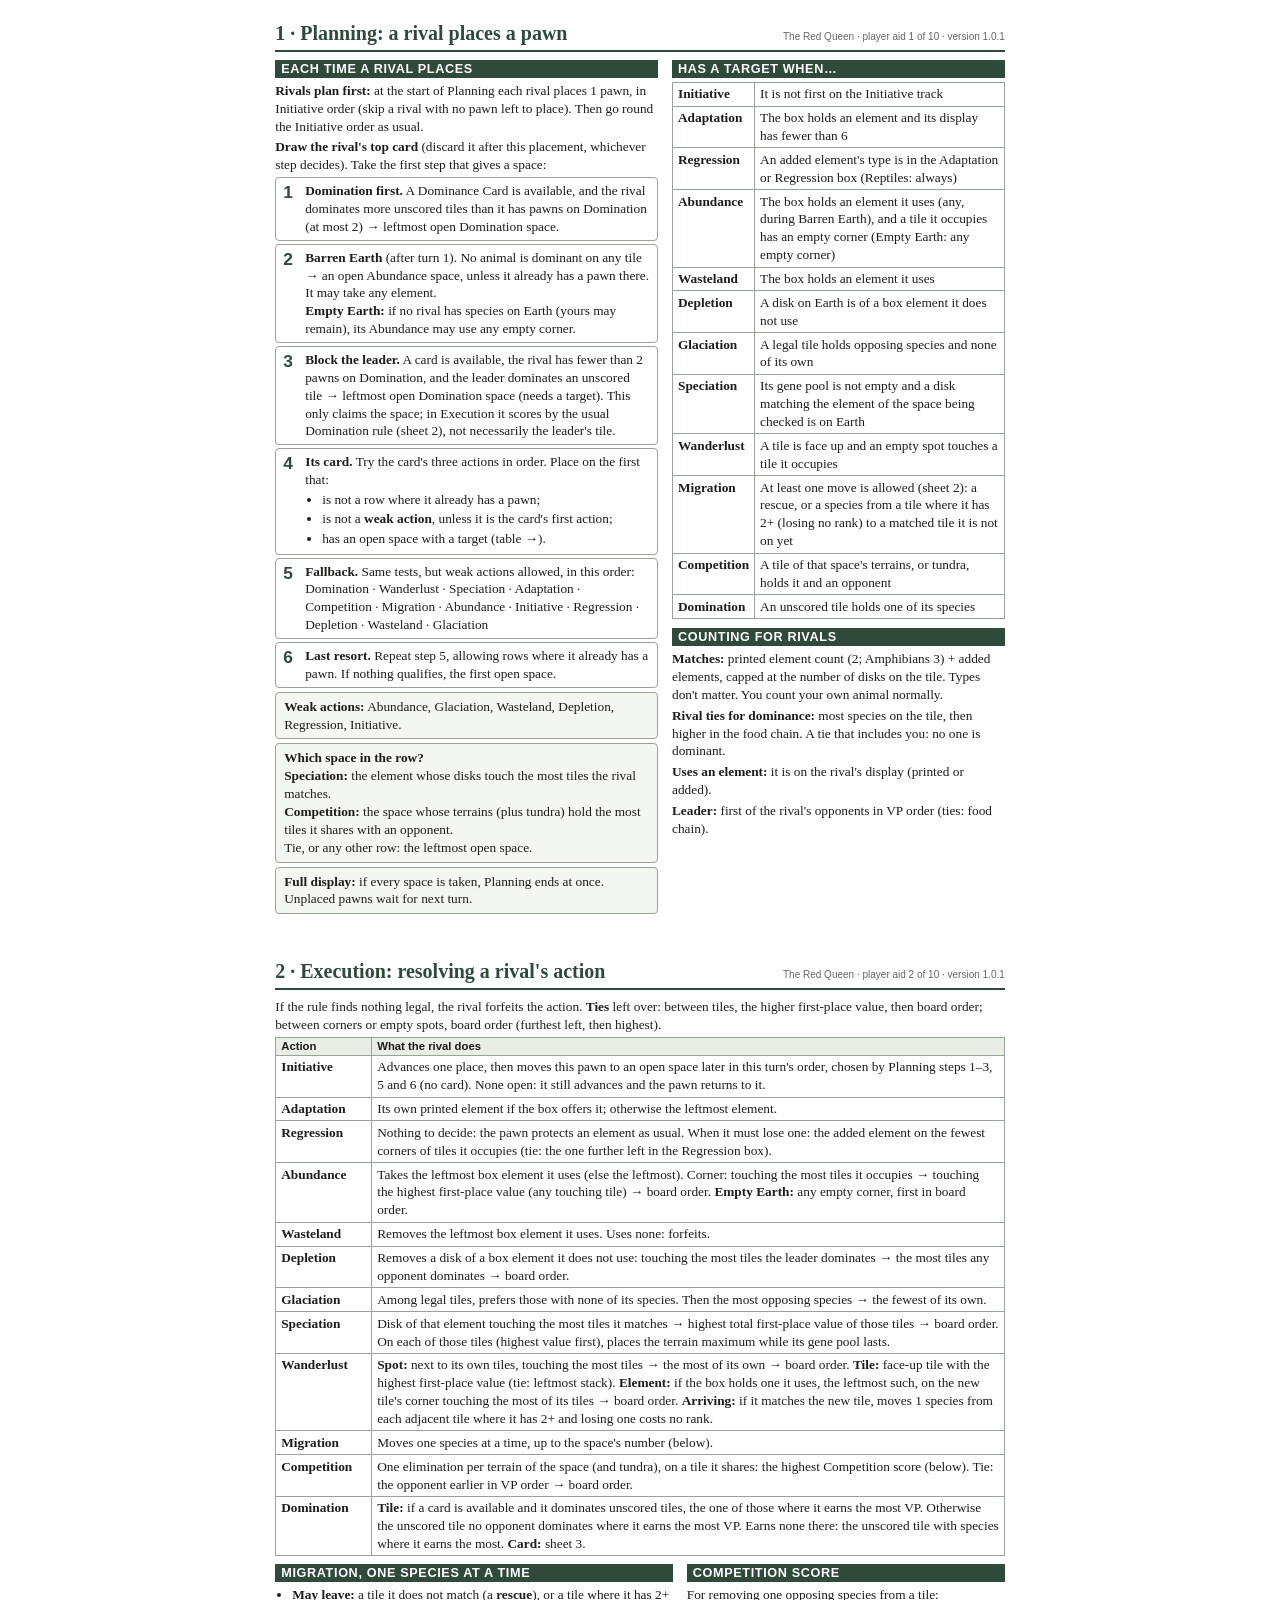
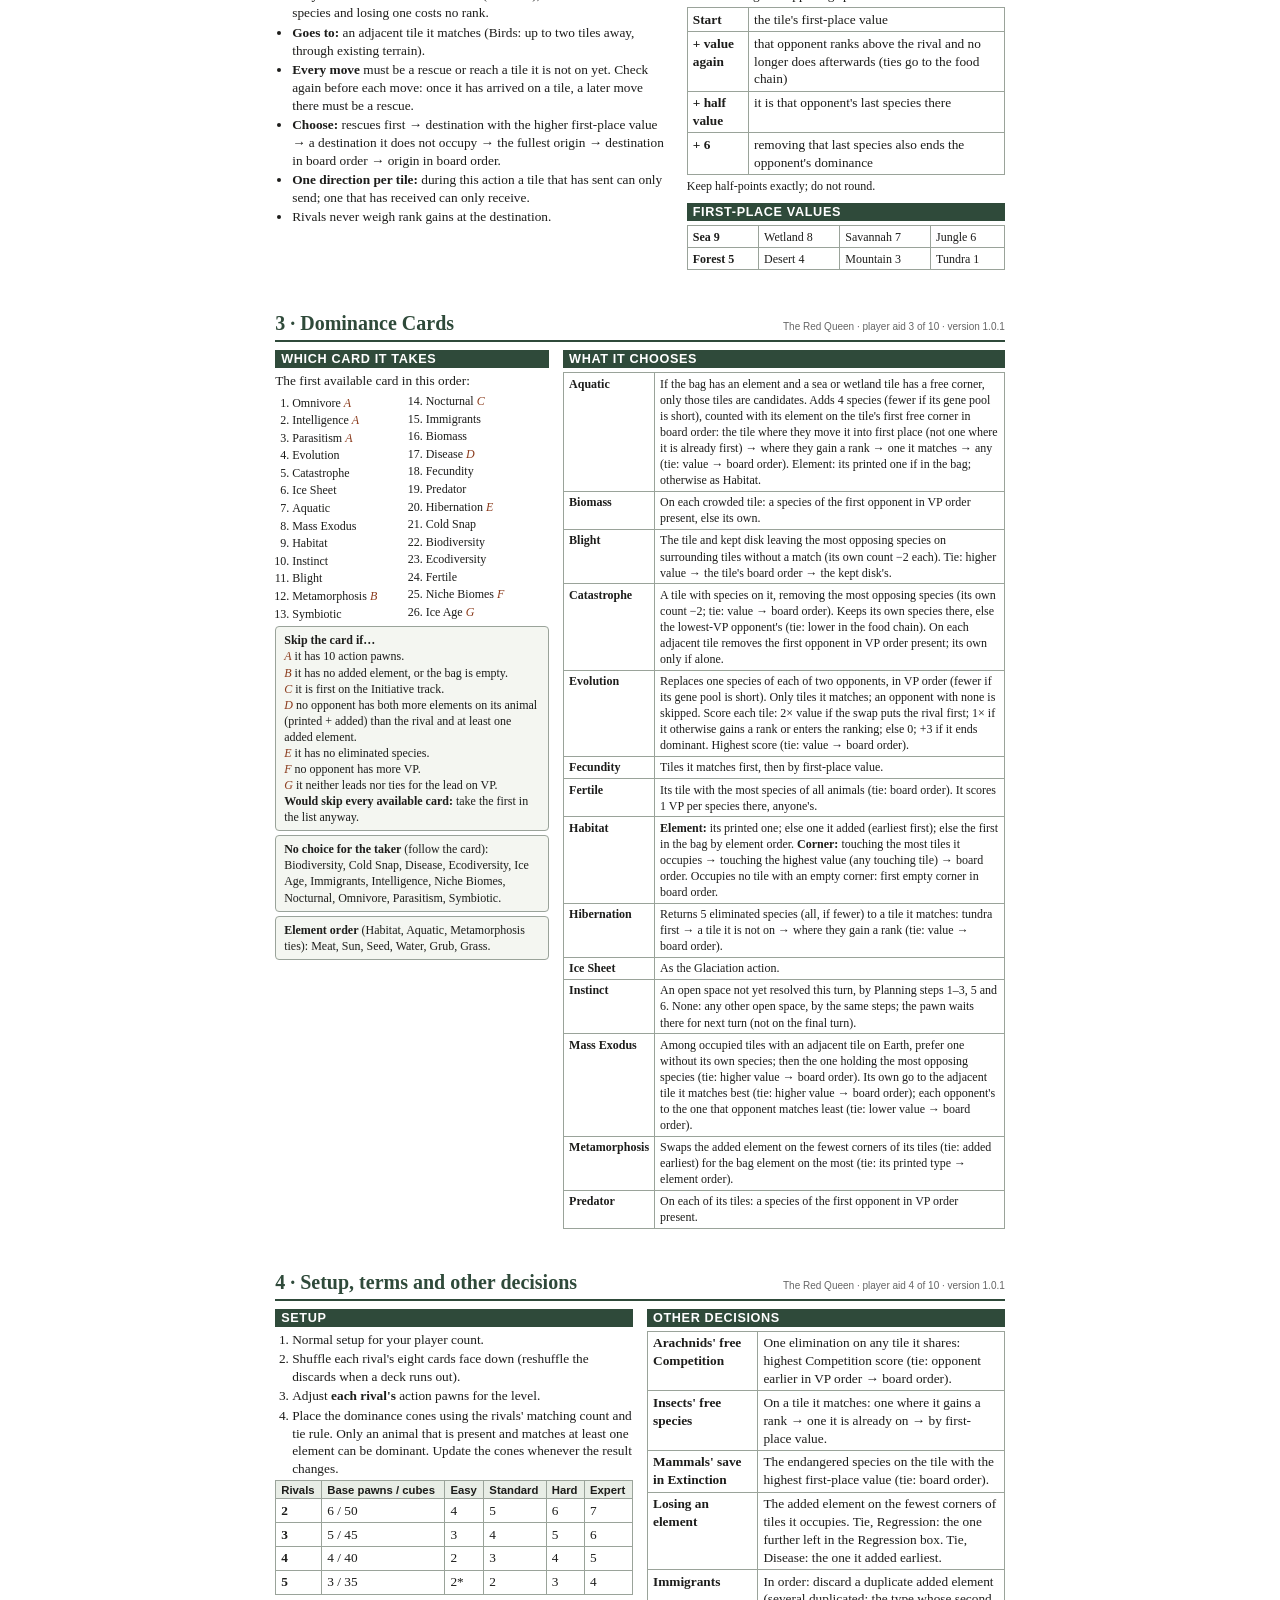
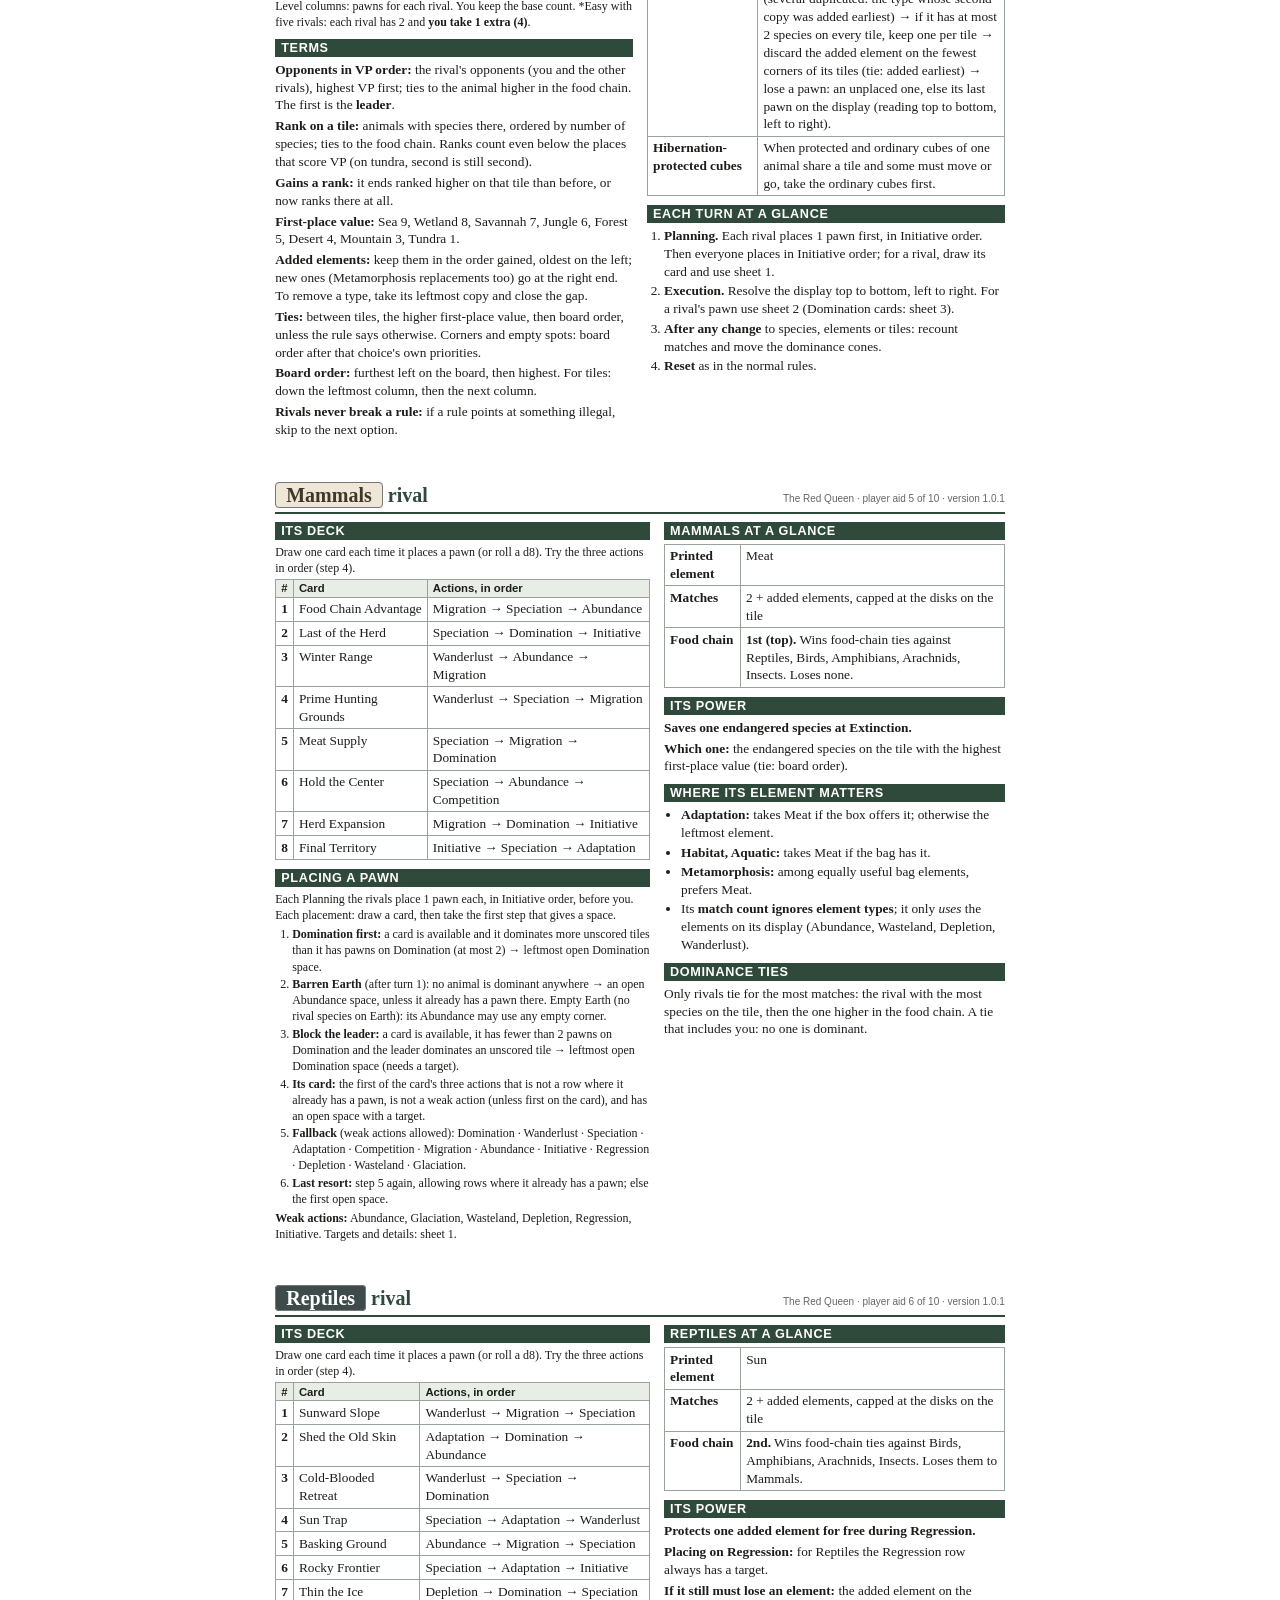
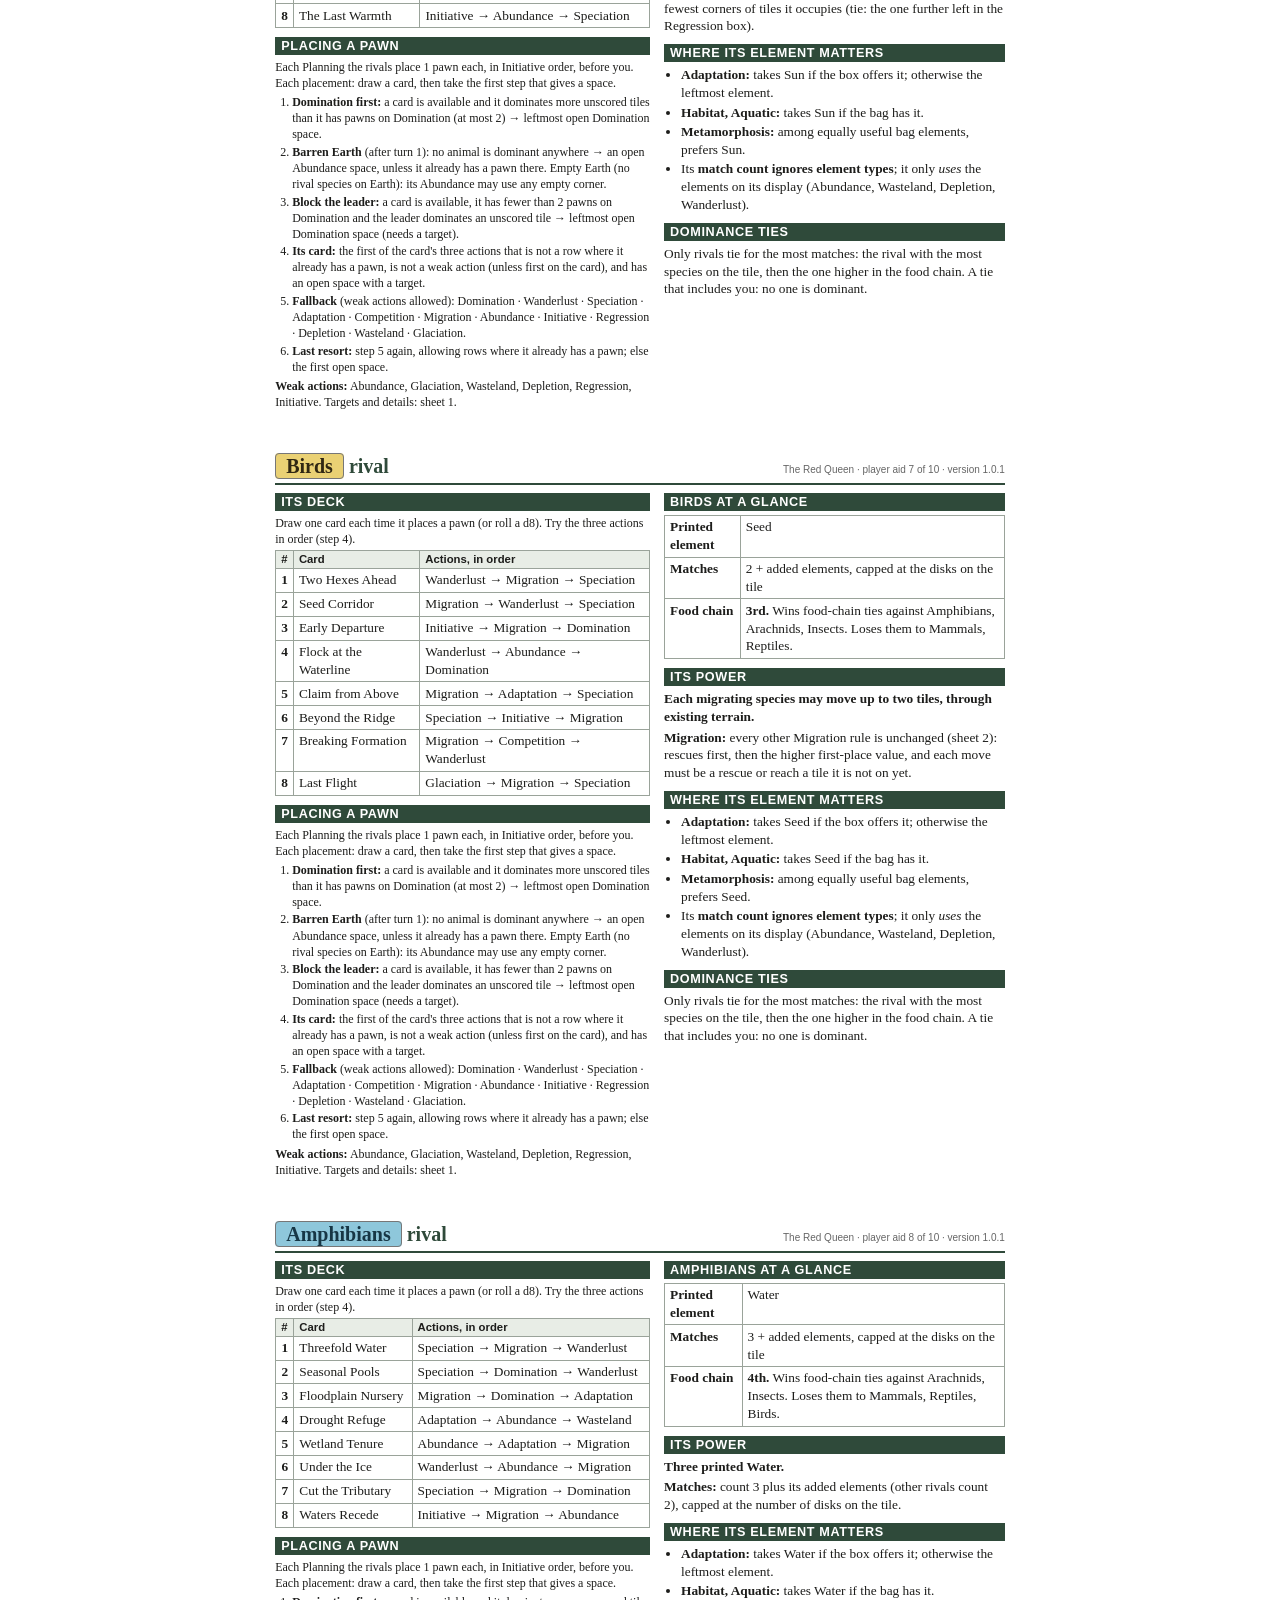
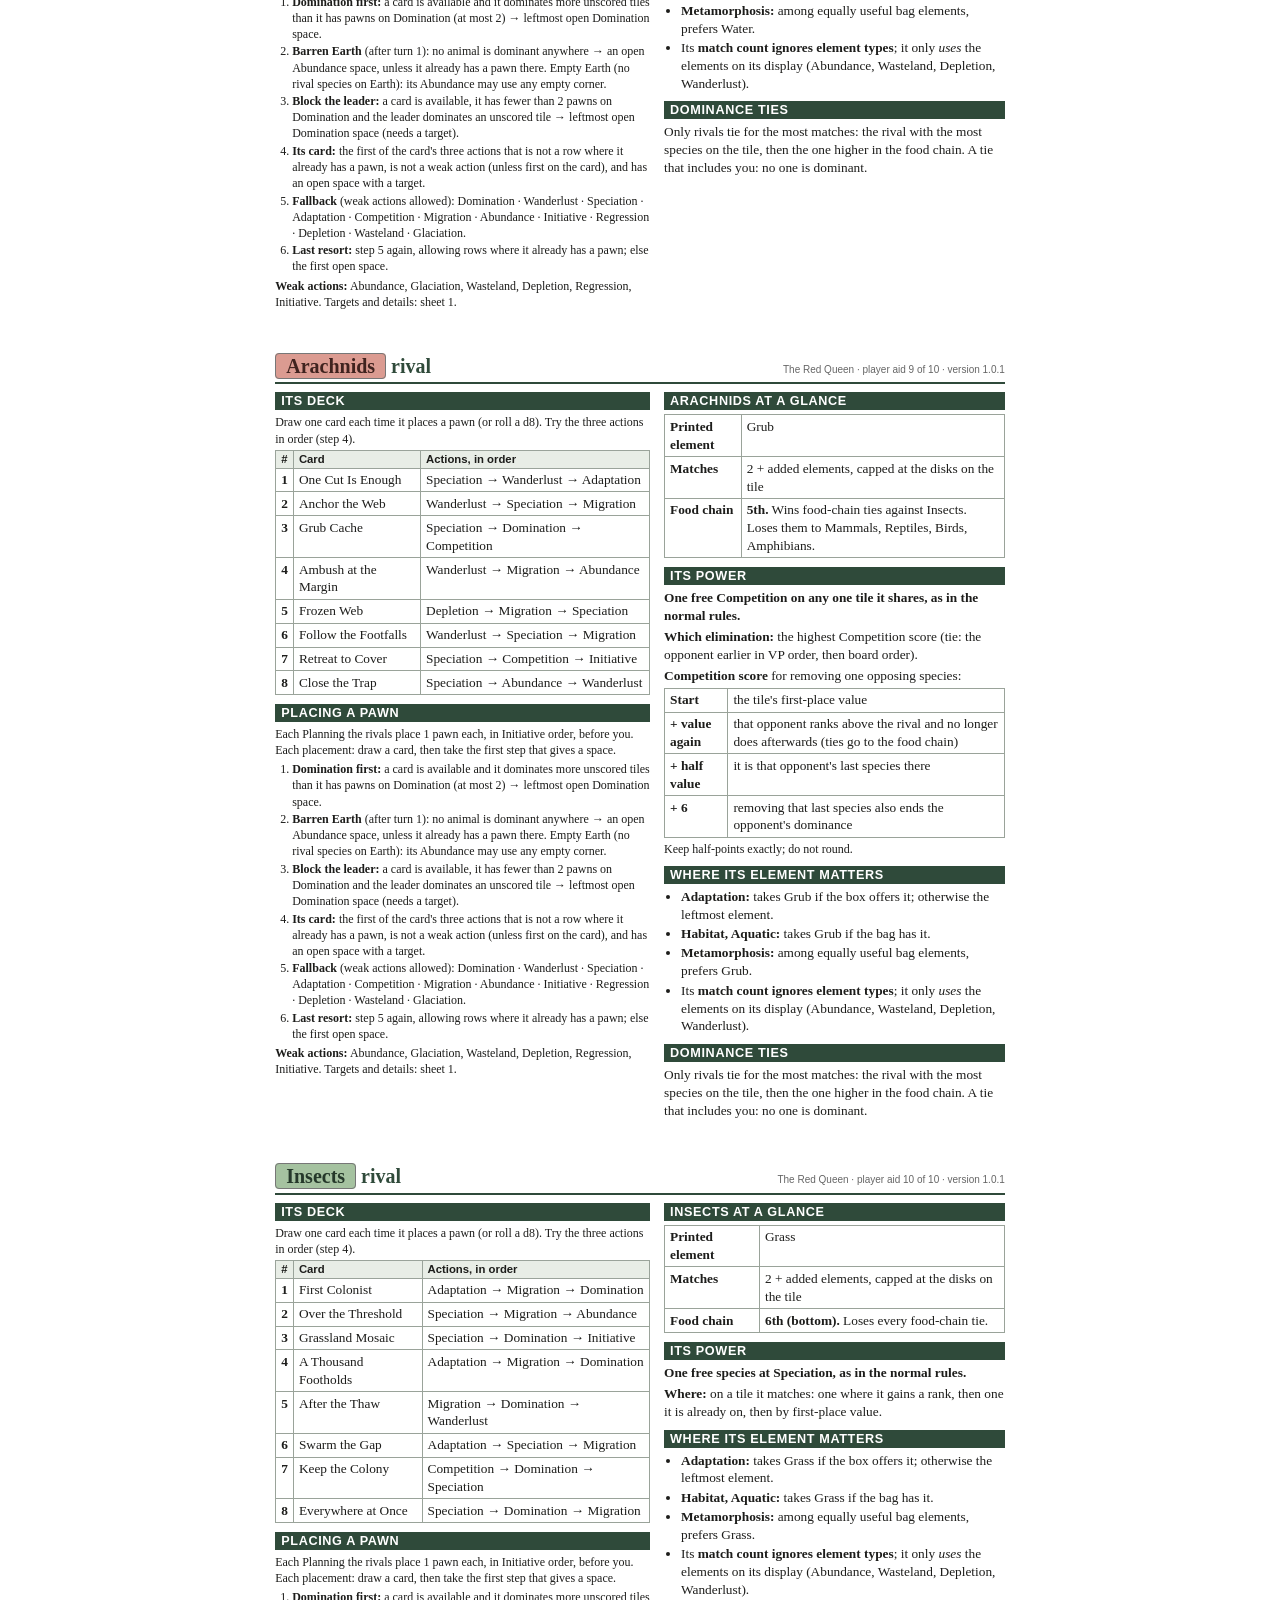
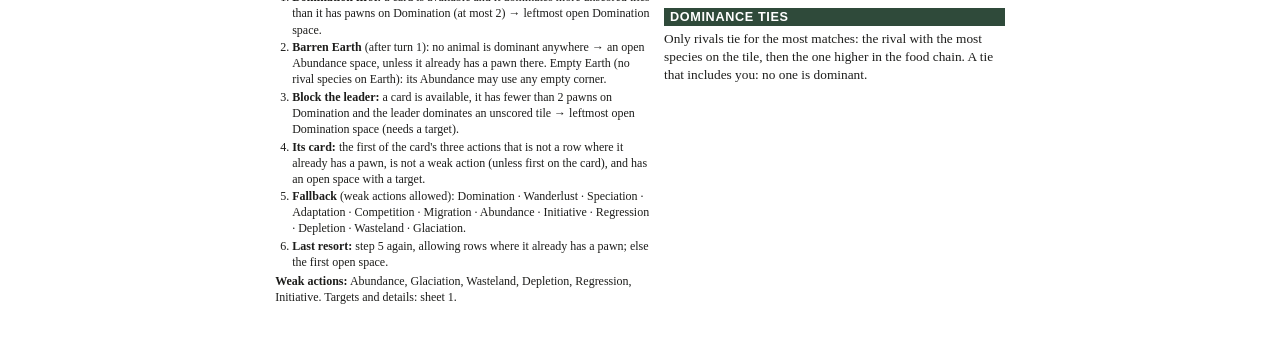
<file: paper/The_Red_Queen_Player_Aids.html>
<!doctype html><meta charset='utf-8'><title>The Red Queen — player aids</title><style>
@page{size:letter;margin:0.45in}
*{box-sizing:border-box}
body{font:10pt/1.34 Georgia,serif;margin:0;color:#1d1d1b}
.page{page-break-after:always;height:10.05in;overflow:hidden}
.page:last-child{page-break-after:auto}
@media screen{body{max-width:7.6in;margin:20px auto}.page{height:auto;margin-bottom:40px}}
header{display:flex;justify-content:space-between;align-items:baseline;border-bottom:2.5px solid #2f4a3a;padding-bottom:3px;margin-bottom:8px}
h1{font-size:15pt;margin:0;color:#2f4a3a}
h1 .tag{padding:1px 10px;border-radius:4px;border:1px solid #777}
header span{font:7.5pt Helvetica,Arial,sans-serif;color:#666}
h2{font:bold 9.5pt Helvetica,Arial,sans-serif;text-transform:uppercase;letter-spacing:.05em;color:#fff;background:#2f4a3a;margin:9px 0 4px;padding:2px 6px}
h2:first-child{margin-top:0}
.cols{display:flex;gap:14px}.cols>div{flex:1;min-width:0}
table{border-collapse:collapse;width:100%}
td,th{border:1px solid #9aa39a;padding:2.5px 5px;vertical-align:top;text-align:left}
th{background:#e8ede6;font:bold 8.5pt Helvetica,Arial,sans-serif}
td:first-child{font-weight:bold}
ol,ul{margin:2px 0;padding-left:17px}li{margin:1.5px 0}
.step{display:flex;gap:7px;border:1px solid #9aa39a;border-radius:4px;padding:4px 7px;margin:0 0 3px}
.step b.n{font:bold 13pt Helvetica,Arial,sans-serif;color:#2f4a3a;min-width:15px}
.box{border:1px solid #9aa39a;background:#f4f6f1;border-radius:4px;padding:5px 8px;margin:4px 0}
.small{font-size:9pt}.skip{color:#8a3b1c;font-style:italic}
p{margin:3px 0}
</style><body>
<div class="page">
<header><h1>1 · Planning: a rival places a pawn</h1><span>The Red Queen · player aid 1 of 10 · version 1.0.1</span></header>
<div class="cols"><div style="flex:1.15">
<h2>Each time a rival places</h2>
<p><b>Rivals plan first:</b> at the start of Planning each rival places 1 pawn, in Initiative order (skip a rival with no pawn left to place). Then go round the Initiative order as usual.</p>
<p><b>Draw the rival's top card</b> (discard it after this placement, whichever step decides). Take the first step that gives a space:</p>
<div class="step"><b class="n">1</b><div><b>Domination first.</b> A Dominance Card is available, and the rival dominates more unscored tiles than it has pawns on Domination (at most 2) → leftmost open Domination space.</div></div>
<div class="step"><b class="n">2</b><div><b>Barren Earth</b> (after turn 1). No animal is dominant on any tile → an open Abundance space, unless it already has a pawn there. It may take any element.<br><b>Empty Earth:</b> if no rival has species on Earth (yours may remain), its Abundance may use any empty corner.</div></div>
<div class="step"><b class="n">3</b><div><b>Block the leader.</b> A card is available, the rival has fewer than 2 pawns on Domination, and the leader dominates an unscored tile → leftmost open Domination space (needs a target). This only claims the space; in Execution it scores by the usual Domination rule (sheet 2), not necessarily the leader's tile.</div></div>
<div class="step"><b class="n">4</b><div><b>Its card.</b> Try the card's three actions in order. Place on the first that:
<ul><li>is not a row where it already has a pawn;</li><li>is not a <b>weak action</b>, unless it is the card's first action;</li><li>has an open space with a target (table →).</li></ul></div></div>
<div class="step"><b class="n">5</b><div><b>Fallback.</b> Same tests, but weak actions allowed, in this order:<br>Domination · Wanderlust · Speciation · Adaptation · Competition · Migration · Abundance · Initiative · Regression · Depletion · Wasteland · Glaciation</div></div>
<div class="step"><b class="n">6</b><div><b>Last resort.</b> Repeat step 5, allowing rows where it already has a pawn. If nothing qualifies, the first open space.</div></div>
<div class="box"><b>Weak actions:</b> Abundance, Glaciation, Wasteland, Depletion, Regression, Initiative.</div>
<div class="box"><b>Which space in the row?</b><br><b>Speciation:</b> the element whose disks touch the most tiles the rival matches.<br><b>Competition:</b> the space whose terrains (plus tundra) hold the most tiles it shares with an opponent.<br>Tie, or any other row: the leftmost open space.</div>
<div class="box"><b>Full display:</b> if every space is taken, Planning ends at once. Unplaced pawns wait for next turn.</div>
</div><div>
<h2>Has a target when…</h2>
<table>
<tr><td>Initiative</td><td>It is not first on the Initiative track</td></tr>
<tr><td>Adaptation</td><td>The box holds an element and its display has fewer than 6</td></tr>
<tr><td>Regression</td><td>An added element's type is in the Adaptation or Regression box (Reptiles: always)</td></tr>
<tr><td>Abundance</td><td>The box holds an element it uses (any, during Barren Earth), and a tile it occupies has an empty corner (Empty Earth: any empty corner)</td></tr>
<tr><td>Wasteland</td><td>The box holds an element it uses</td></tr>
<tr><td>Depletion</td><td>A disk on Earth is of a box element it does not use</td></tr>
<tr><td>Glaciation</td><td>A legal tile holds opposing species and none of its own</td></tr>
<tr><td>Speciation</td><td>Its gene pool is not empty and a disk matching the element of the space being checked is on Earth</td></tr>
<tr><td>Wanderlust</td><td>A tile is face up and an empty spot touches a tile it occupies</td></tr>
<tr><td>Migration</td><td>At least one move is allowed (sheet 2): a rescue, or a species from a tile where it has 2+ (losing no rank) to a matched tile it is not on yet</td></tr>
<tr><td>Competition</td><td>A tile of that space's terrains, or tundra, holds it and an opponent</td></tr>
<tr><td>Domination</td><td>An unscored tile holds one of its species</td></tr>
</table>
<h2>Counting for rivals</h2>
<p><b>Matches:</b> printed element count (2; Amphibians 3) + added elements, capped at the number of disks on the tile. Types don't matter. You count your own animal normally.</p>
<p><b>Rival ties for dominance:</b> most species on the tile, then higher in the food chain. A tie that includes you: no one is dominant.</p>
<p><b>Uses an element:</b> it is on the rival's display (printed or added).</p>
<p><b>Leader:</b> first of the rival's opponents in VP order (ties: food chain).</p>
</div></div>
</div>

<div class="page">
<header><h1>2 · Execution: resolving a rival's action</h1><span>The Red Queen · player aid 2 of 10 · version 1.0.1</span></header>
<p>If the rule finds nothing legal, the rival forfeits the action. <b>Ties</b> left over: between tiles, the higher first-place value, then board order; between corners or empty spots, board order (furthest left, then highest).</p>
<table>
<tr><th style="width:1in">Action</th><th>What the rival does</th></tr>
<tr><td>Initiative</td><td>Advances one place, then moves this pawn to an open space later in this turn's order, chosen by Planning steps 1–3, 5 and 6 (no card). None open: it still advances and the pawn returns to it.</td></tr>
<tr><td>Adaptation</td><td>Its own printed element if the box offers it; otherwise the leftmost element.</td></tr>
<tr><td>Regression</td><td>Nothing to decide: the pawn protects an element as usual. When it must lose one: the added element on the fewest corners of tiles it occupies (tie: the one further left in the Regression box).</td></tr>
<tr><td>Abundance</td><td>Takes the leftmost box element it uses (else the leftmost). Corner: touching the most tiles it occupies → touching the highest first-place value (any touching tile) → board order. <b>Empty Earth:</b> any empty corner, first in board order.</td></tr>
<tr><td>Wasteland</td><td>Removes the leftmost box element it uses. Uses none: forfeits.</td></tr>
<tr><td>Depletion</td><td>Removes a disk of a box element it does not use: touching the most tiles the leader dominates → the most tiles any opponent dominates → board order.</td></tr>
<tr><td>Glaciation</td><td>Among legal tiles, prefers those with none of its species. Then the most opposing species → the fewest of its own.</td></tr>
<tr><td>Speciation</td><td>Disk of that element touching the most tiles it matches → highest total first-place value of those tiles → board order. On each of those tiles (highest value first), places the terrain maximum while its gene pool lasts.</td></tr>
<tr><td>Wanderlust</td><td><b>Spot:</b> next to its own tiles, touching the most tiles → the most of its own → board order. <b>Tile:</b> face-up tile with the highest first-place value (tie: leftmost stack). <b>Element:</b> if the box holds one it uses, the leftmost such, on the new tile's corner touching the most of its tiles → board order. <b>Arriving:</b> if it matches the new tile, moves 1 species from each adjacent tile where it has 2+ and losing one costs no rank.</td></tr>
<tr><td>Migration</td><td>Moves one species at a time, up to the space's number (below).</td></tr>
<tr><td>Competition</td><td>One elimination per terrain of the space (and tundra), on a tile it shares: the highest Competition score (below). Tie: the opponent earlier in VP order → board order.</td></tr>
<tr><td>Domination</td><td><b>Tile:</b> if a card is available and it dominates unscored tiles, the one of those where it earns the most VP. Otherwise the unscored tile no opponent dominates where it earns the most VP. Earns none there: the unscored tile with species where it earns the most. <b>Card:</b> sheet 3.</td></tr>
</table>
<div class="cols" style="margin-top:8px"><div style="flex:1.25">
<h2>Migration, one species at a time</h2>
<ul>
<li><b>May leave:</b> a tile it does not match (a <b>rescue</b>), or a tile where it has 2+ species and losing one costs no rank.</li>
<li><b>Goes to:</b> an adjacent tile it matches (Birds: up to two tiles away, through existing terrain).</li>
<li><b>Every move</b> must be a rescue or reach a tile it is not on yet. Check again before each move: once it has arrived on a tile, a later move there must be a rescue.</li>
<li><b>Choose:</b> rescues first → destination with the higher first-place value → a destination it does not occupy → the fullest origin → destination in board order → origin in board order.</li>
<li><b>One direction per tile:</b> during this action a tile that has sent can only send; one that has received can only receive.</li>
<li>Rivals never weigh rank gains at the destination.</li>
</ul>
</div><div>
<h2>Competition score</h2>
<p>For removing one opposing species from a tile:</p>
<table>
<tr><td>Start</td><td>the tile's first-place value</td></tr>
<tr><td>+ value again</td><td>that opponent ranks above the rival and no longer does afterwards (ties go to the food chain)</td></tr>
<tr><td>+ half value</td><td>it is that opponent's last species there</td></tr>
<tr><td>+ 6</td><td>removing that last species also ends the opponent's dominance</td></tr>
</table>
<p class="small">Keep half-points exactly; do not round.</p>
<h2>First-place values</h2>
<table class='small'><tr><td>Sea 9</td><td>Wetland 8</td><td>Savannah 7</td><td>Jungle 6</td></tr><tr><td>Forest 5</td><td>Desert 4</td><td>Mountain 3</td><td>Tundra 1</td></tr></table>
</div></div>
</div>

<div class="page">
<header><h1>3 · Dominance Cards</h1><span>The Red Queen · player aid 3 of 10 · version 1.0.1</span></header>
<div class="cols"><div style="flex:.62">
<h2>Which card it takes</h2>
<p>The first available card in this order:</p>
<ol class="small" style="columns:2;column-gap:10px">
<li>Omnivore <span class="skip">A</span></li><li>Intelligence <span class="skip">A</span></li><li>Parasitism <span class="skip">A</span></li><li>Evolution</li><li>Catastrophe</li><li>Ice Sheet</li><li>Aquatic</li><li>Mass Exodus</li><li>Habitat</li><li>Instinct</li><li>Blight</li><li>Metamorphosis <span class="skip">B</span></li><li>Symbiotic</li><li>Nocturnal <span class="skip">C</span></li><li>Immigrants</li><li>Biomass</li><li>Disease <span class="skip">D</span></li><li>Fecundity</li><li>Predator</li><li>Hibernation <span class="skip">E</span></li><li>Cold Snap</li><li>Biodiversity</li><li>Ecodiversity</li><li>Fertile</li><li>Niche Biomes <span class="skip">F</span></li><li>Ice Age <span class="skip">G</span></li>
</ol>
<div class="box small"><b>Skip the card if…</b><br>
<span class="skip">A</span> it has 10 action pawns.<br>
<span class="skip">B</span> it has no added element, or the bag is empty.<br>
<span class="skip">C</span> it is first on the Initiative track.<br>
<span class="skip">D</span> no opponent has both more elements on its animal (printed + added) than the rival and at least one added element.<br>
<span class="skip">E</span> it has no eliminated species.<br>
<span class="skip">F</span> no opponent has more VP.<br>
<span class="skip">G</span> it neither leads nor ties for the lead on VP.<br>
<b>Would skip every available card:</b> take the first in the list anyway.</div>
<div class="box small"><b>No choice for the taker</b> (follow the card): Biodiversity, Cold Snap, Disease, Ecodiversity, Ice Age, Immigrants, Intelligence, Niche Biomes, Nocturnal, Omnivore, Parasitism, Symbiotic.</div>
<div class="box small"><b>Element order</b> (Habitat, Aquatic, Metamorphosis ties): Meat, Sun, Seed, Water, Grub, Grass.</div>
</div><div>
<h2>What it chooses</h2>
<table class="small">
<tr><td>Aquatic</td><td>If the bag has an element and a sea or wetland tile has a free corner, only those tiles are candidates. Adds 4 species (fewer if its gene pool is short), counted with its element on the tile's first free corner in board order: the tile where they move it into first place (not one where it is already first) → where they gain a rank → one it matches → any (tie: value → board order). Element: its printed one if in the bag; otherwise as Habitat.</td></tr>
<tr><td>Biomass</td><td>On each crowded tile: a species of the first opponent in VP order present, else its own.</td></tr>
<tr><td>Blight</td><td>The tile and kept disk leaving the most opposing species on surrounding tiles without a match (its own count −2 each). Tie: higher value → the tile's board order → the kept disk's.</td></tr>
<tr><td>Catastrophe</td><td>A tile with species on it, removing the most opposing species (its own count −2; tie: value → board order). Keeps its own species there, else the lowest-VP opponent's (tie: lower in the food chain). On each adjacent tile removes the first opponent in VP order present; its own only if alone.</td></tr>
<tr><td>Evolution</td><td>Replaces one species of each of two opponents, in VP order (fewer if its gene pool is short). Only tiles it matches; an opponent with none is skipped. Score each tile: 2× value if the swap puts the rival first; 1× if it otherwise gains a rank or enters the ranking; else 0; +3 if it ends dominant. Highest score (tie: value → board order).</td></tr>
<tr><td>Fecundity</td><td>Tiles it matches first, then by first-place value.</td></tr>
<tr><td>Fertile</td><td>Its tile with the most species of all animals (tie: board order). It scores 1 VP per species there, anyone's.</td></tr>
<tr><td>Habitat</td><td><b>Element:</b> its printed one; else one it added (earliest first); else the first in the bag by element order. <b>Corner:</b> touching the most tiles it occupies → touching the highest value (any touching tile) → board order. Occupies no tile with an empty corner: first empty corner in board order.</td></tr>
<tr><td>Hibernation</td><td>Returns 5 eliminated species (all, if fewer) to a tile it matches: tundra first → a tile it is not on → where they gain a rank (tie: value → board order).</td></tr>
<tr><td>Ice Sheet</td><td>As the Glaciation action.</td></tr>
<tr><td>Instinct</td><td>An open space not yet resolved this turn, by Planning steps 1–3, 5 and 6. None: any other open space, by the same steps; the pawn waits there for next turn (not on the final turn).</td></tr>
<tr><td>Mass Exodus</td><td>Among occupied tiles with an adjacent tile on Earth, prefer one without its own species; then the one holding the most opposing species (tie: higher value → board order). Its own go to the adjacent tile it matches best (tie: higher value → board order); each opponent's to the one that opponent matches least (tie: lower value → board order).</td></tr>
<tr><td>Metamorphosis</td><td>Swaps the added element on the fewest corners of its tiles (tie: added earliest) for the bag element on the most (tie: its printed type → element order).</td></tr>
<tr><td>Predator</td><td>On each of its tiles: a species of the first opponent in VP order present.</td></tr>
</table>
</div></div>
</div>

<div class="page">
<header><h1>4 · Setup, terms and other decisions</h1><span>The Red Queen · player aid 4 of 10 · version 1.0.1</span></header>
<div class="cols"><div>
<h2>Setup</h2>
<ol>
<li>Normal setup for your player count.</li>
<li>Shuffle each rival's eight cards face down (reshuffle the discards when a deck runs out).</li>
<li>Adjust <b>each rival's</b> action pawns for the level.</li>
<li>Place the dominance cones using the rivals' matching count and tie rule. Only an animal that is present and matches at least one element can be dominant. Update the cones whenever the result changes.</li>
</ol>
<table>
<tr><th>Rivals</th><th>Base pawns / cubes</th><th>Easy</th><th>Standard</th><th>Hard</th><th>Expert</th></tr><tr><td>2</td><td>6 / 50</td><td>4</td><td>5</td><td>6</td><td>7</td></tr><tr><td>3</td><td>5 / 45</td><td>3</td><td>4</td><td>5</td><td>6</td></tr><tr><td>4</td><td>4 / 40</td><td>2</td><td>3</td><td>4</td><td>5</td></tr><tr><td>5</td><td>3 / 35</td><td>2*</td><td>2</td><td>3</td><td>4</td></tr></table>
<p class="small">Level columns: pawns for each rival. You keep the base count. *Easy with five rivals: each rival has 2 and <b>you take 1 extra (4)</b>.</p>
<h2>Terms</h2>
<p><b>Opponents in VP order:</b> the rival's opponents (you and the other rivals), highest VP first; ties to the animal higher in the food chain. The first is the <b>leader</b>.</p>
<p><b>Rank on a tile:</b> animals with species there, ordered by number of species; ties to the food chain. Ranks count even below the places that score VP (on tundra, second is still second).</p>
<p><b>Gains a rank:</b> it ends ranked higher on that tile than before, or now ranks there at all.</p>
<p><b>First-place value:</b> Sea 9, Wetland 8, Savannah 7, Jungle 6, Forest 5, Desert 4, Mountain 3, Tundra 1.</p>
<p><b>Added elements:</b> keep them in the order gained, oldest on the left; new ones (Metamorphosis replacements too) go at the right end. To remove a type, take its leftmost copy and close the gap.</p>
<p><b>Ties:</b> between tiles, the higher first-place value, then board order, unless the rule says otherwise. Corners and empty spots: board order after that choice's own priorities.</p>
<p><b>Board order:</b> furthest left on the board, then highest. For tiles: down the leftmost column, then the next column.</p>
<p><b>Rivals never break a rule:</b> if a rule points at something illegal, skip to the next option.</p>
</div><div>
<h2>Other decisions</h2>
<table>
<tr><td style="white-space:normal;width:1.15in">Arachnids' free Competition</td><td>One elimination on any tile it shares: highest Competition score (tie: opponent earlier in VP order → board order).</td></tr>
<tr><td style="white-space:normal">Insects' free species</td><td>On a tile it matches: one where it gains a rank → one it is already on → by first-place value.</td></tr>
<tr><td style="white-space:normal">Mammals' save in Extinction</td><td>The endangered species on the tile with the highest first-place value (tie: board order).</td></tr>
<tr><td style="white-space:normal">Losing an element</td><td>The added element on the fewest corners of tiles it occupies. Tie, Regression: the one further left in the Regression box. Tie, Disease: the one it added earliest.</td></tr>
<tr><td style="white-space:normal">Immigrants</td><td>In order: discard a duplicate added element (several duplicated: the type whose second copy was added earliest) → if it has at most 2 species on every tile, keep one per tile → discard the added element on the fewest corners of its tiles (tie: added earliest) → lose a pawn: an unplaced one, else its last pawn on the display (reading top to bottom, left to right).</td></tr>
<tr><td style="white-space:normal">Hibernation-protected cubes</td><td>When protected and ordinary cubes of one animal share a tile and some must move or go, take the ordinary cubes first.</td></tr>
</table>
<h2>Each turn at a glance</h2>
<ol>
<li><b>Planning.</b> Each rival places 1 pawn first, in Initiative order. Then everyone places in Initiative order; for a rival, draw its card and use sheet 1.</li>
<li><b>Execution.</b> Resolve the display top to bottom, left to right. For a rival's pawn use sheet 2 (Domination cards: sheet 3).</li>
<li><b>After any change</b> to species, elements or tiles: recount matches and move the dominance cones.</li>
<li><b>Reset</b> as in the normal rules.</li>
</ol>
</div></div>
</div>
<div class="page">
<header><h1><b class="tag" style="background:#eee7d8;color:#40372c">Mammals</b> rival</h1><span>The Red Queen · player aid 5 of 10 · version 1.0.1</span></header>
<div class="cols"><div style="flex:1.1">
<h2>Its deck</h2>
<p class="small">Draw one card each time it places a pawn (or roll a d8). Try the three actions in order (step 4).</p>
<table><tr><th>#</th><th>Card</th><th>Actions, in order</th></tr><tr><td style='text-align:center'>1</td><td style='font-weight:normal'>Food Chain Advantage</td><td style='font-weight:normal'>Migration → Speciation → Abundance</td></tr><tr><td style='text-align:center'>2</td><td style='font-weight:normal'>Last of the Herd</td><td style='font-weight:normal'>Speciation → Domination → Initiative</td></tr><tr><td style='text-align:center'>3</td><td style='font-weight:normal'>Winter Range</td><td style='font-weight:normal'>Wanderlust → Abundance → Migration</td></tr><tr><td style='text-align:center'>4</td><td style='font-weight:normal'>Prime Hunting Grounds</td><td style='font-weight:normal'>Wanderlust → Speciation → Migration</td></tr><tr><td style='text-align:center'>5</td><td style='font-weight:normal'>Meat Supply</td><td style='font-weight:normal'>Speciation → Migration → Domination</td></tr><tr><td style='text-align:center'>6</td><td style='font-weight:normal'>Hold the Center</td><td style='font-weight:normal'>Speciation → Abundance → Competition</td></tr><tr><td style='text-align:center'>7</td><td style='font-weight:normal'>Herd Expansion</td><td style='font-weight:normal'>Migration → Domination → Initiative</td></tr><tr><td style='text-align:center'>8</td><td style='font-weight:normal'>Final Territory</td><td style='font-weight:normal'>Initiative → Speciation → Adaptation</td></tr></table>
<h2>Placing a pawn</h2>
<p class="small">Each Planning the rivals place 1 pawn each, in Initiative order, before you. Each placement: draw a card, then take the first step that gives a space.</p>
<ol class="small">
<li><b>Domination first:</b> a card is available and it dominates more unscored tiles than it has pawns on Domination (at most 2) → leftmost open Domination space.</li>
<li><b>Barren Earth</b> (after turn 1): no animal is dominant anywhere → an open Abundance space, unless it already has a pawn there. Empty Earth (no rival species on Earth): its Abundance may use any empty corner.</li>
<li><b>Block the leader:</b> a card is available, it has fewer than 2 pawns on Domination and the leader dominates an unscored tile → leftmost open Domination space (needs a target).</li>
<li><b>Its card:</b> the first of the card's three actions that is not a row where it already has a pawn, is not a weak action (unless first on the card), and has an open space with a target.</li>
<li><b>Fallback</b> (weak actions allowed): Domination · Wanderlust · Speciation · Adaptation · Competition · Migration · Abundance · Initiative · Regression · Depletion · Wasteland · Glaciation.</li>
<li><b>Last resort:</b> step 5 again, allowing rows where it already has a pawn; else the first open space.</li></ol>
<p class="small"><b>Weak actions:</b> Abundance, Glaciation, Wasteland, Depletion, Regression, Initiative. Targets and details: sheet 1.</p>
</div><div>
<h2>Mammals at a glance</h2>
<table>
<tr><td>Printed element</td><td>Meat</td></tr>
<tr><td>Matches</td><td>2 + added elements, capped at the disks on the tile</td></tr>
<tr><td>Food chain</td><td><b>1st (top).</b> Wins food-chain ties against Reptiles, Birds, Amphibians, Arachnids, Insects. Loses none.</td></tr>
</table>
<h2>Its power</h2>
<p><b>Saves one endangered species at Extinction.</b></p><p><b>Which one:</b> the endangered species on the tile with the highest first-place value (tie: board order).</p>
<h2>Where its element matters</h2>
<ul>
<li><b>Adaptation:</b> takes Meat if the box offers it; otherwise the leftmost element.</li>
<li><b>Habitat, Aquatic:</b> takes Meat if the bag has it.</li>
<li><b>Metamorphosis:</b> among equally useful bag elements, prefers Meat.</li>
<li>Its <b>match count ignores element types</b>; it only <i>uses</i> the elements on its display (Abundance, Wasteland, Depletion, Wanderlust).</li>
</ul>
<h2>Dominance ties</h2>
<p>Only rivals tie for the most matches: the rival with the most species on the tile, then the one higher in the food chain. A tie that includes you: no one is dominant.</p>
</div></div></div><div class="page">
<header><h1><b class="tag" style="background:#3d4c4b;color:#ffffff">Reptiles</b> rival</h1><span>The Red Queen · player aid 6 of 10 · version 1.0.1</span></header>
<div class="cols"><div style="flex:1.1">
<h2>Its deck</h2>
<p class="small">Draw one card each time it places a pawn (or roll a d8). Try the three actions in order (step 4).</p>
<table><tr><th>#</th><th>Card</th><th>Actions, in order</th></tr><tr><td style='text-align:center'>1</td><td style='font-weight:normal'>Sunward Slope</td><td style='font-weight:normal'>Wanderlust → Migration → Speciation</td></tr><tr><td style='text-align:center'>2</td><td style='font-weight:normal'>Shed the Old Skin</td><td style='font-weight:normal'>Adaptation → Domination → Abundance</td></tr><tr><td style='text-align:center'>3</td><td style='font-weight:normal'>Cold-Blooded Retreat</td><td style='font-weight:normal'>Wanderlust → Speciation → Domination</td></tr><tr><td style='text-align:center'>4</td><td style='font-weight:normal'>Sun Trap</td><td style='font-weight:normal'>Speciation → Adaptation → Wanderlust</td></tr><tr><td style='text-align:center'>5</td><td style='font-weight:normal'>Basking Ground</td><td style='font-weight:normal'>Abundance → Migration → Speciation</td></tr><tr><td style='text-align:center'>6</td><td style='font-weight:normal'>Rocky Frontier</td><td style='font-weight:normal'>Speciation → Adaptation → Initiative</td></tr><tr><td style='text-align:center'>7</td><td style='font-weight:normal'>Thin the Ice</td><td style='font-weight:normal'>Depletion → Domination → Speciation</td></tr><tr><td style='text-align:center'>8</td><td style='font-weight:normal'>The Last Warmth</td><td style='font-weight:normal'>Initiative → Abundance → Speciation</td></tr></table>
<h2>Placing a pawn</h2>
<p class="small">Each Planning the rivals place 1 pawn each, in Initiative order, before you. Each placement: draw a card, then take the first step that gives a space.</p>
<ol class="small">
<li><b>Domination first:</b> a card is available and it dominates more unscored tiles than it has pawns on Domination (at most 2) → leftmost open Domination space.</li>
<li><b>Barren Earth</b> (after turn 1): no animal is dominant anywhere → an open Abundance space, unless it already has a pawn there. Empty Earth (no rival species on Earth): its Abundance may use any empty corner.</li>
<li><b>Block the leader:</b> a card is available, it has fewer than 2 pawns on Domination and the leader dominates an unscored tile → leftmost open Domination space (needs a target).</li>
<li><b>Its card:</b> the first of the card's three actions that is not a row where it already has a pawn, is not a weak action (unless first on the card), and has an open space with a target.</li>
<li><b>Fallback</b> (weak actions allowed): Domination · Wanderlust · Speciation · Adaptation · Competition · Migration · Abundance · Initiative · Regression · Depletion · Wasteland · Glaciation.</li>
<li><b>Last resort:</b> step 5 again, allowing rows where it already has a pawn; else the first open space.</li></ol>
<p class="small"><b>Weak actions:</b> Abundance, Glaciation, Wasteland, Depletion, Regression, Initiative. Targets and details: sheet 1.</p>
</div><div>
<h2>Reptiles at a glance</h2>
<table>
<tr><td>Printed element</td><td>Sun</td></tr>
<tr><td>Matches</td><td>2 + added elements, capped at the disks on the tile</td></tr>
<tr><td>Food chain</td><td><b>2nd.</b> Wins food-chain ties against Birds, Amphibians, Arachnids, Insects. Loses them to Mammals.</td></tr>
</table>
<h2>Its power</h2>
<p><b>Protects one added element for free during Regression.</b></p><p><b>Placing on Regression:</b> for Reptiles the Regression row always has a target.</p><p><b>If it still must lose an element:</b> the added element on the fewest corners of tiles it occupies (tie: the one further left in the Regression box).</p>
<h2>Where its element matters</h2>
<ul>
<li><b>Adaptation:</b> takes Sun if the box offers it; otherwise the leftmost element.</li>
<li><b>Habitat, Aquatic:</b> takes Sun if the bag has it.</li>
<li><b>Metamorphosis:</b> among equally useful bag elements, prefers Sun.</li>
<li>Its <b>match count ignores element types</b>; it only <i>uses</i> the elements on its display (Abundance, Wasteland, Depletion, Wanderlust).</li>
</ul>
<h2>Dominance ties</h2>
<p>Only rivals tie for the most matches: the rival with the most species on the tile, then the one higher in the food chain. A tie that includes you: no one is dominant.</p>
</div></div></div><div class="page">
<header><h1><b class="tag" style="background:#ead174;color:#302713">Birds</b> rival</h1><span>The Red Queen · player aid 7 of 10 · version 1.0.1</span></header>
<div class="cols"><div style="flex:1.1">
<h2>Its deck</h2>
<p class="small">Draw one card each time it places a pawn (or roll a d8). Try the three actions in order (step 4).</p>
<table><tr><th>#</th><th>Card</th><th>Actions, in order</th></tr><tr><td style='text-align:center'>1</td><td style='font-weight:normal'>Two Hexes Ahead</td><td style='font-weight:normal'>Wanderlust → Migration → Speciation</td></tr><tr><td style='text-align:center'>2</td><td style='font-weight:normal'>Seed Corridor</td><td style='font-weight:normal'>Migration → Wanderlust → Speciation</td></tr><tr><td style='text-align:center'>3</td><td style='font-weight:normal'>Early Departure</td><td style='font-weight:normal'>Initiative → Migration → Domination</td></tr><tr><td style='text-align:center'>4</td><td style='font-weight:normal'>Flock at the Waterline</td><td style='font-weight:normal'>Wanderlust → Abundance → Domination</td></tr><tr><td style='text-align:center'>5</td><td style='font-weight:normal'>Claim from Above</td><td style='font-weight:normal'>Migration → Adaptation → Speciation</td></tr><tr><td style='text-align:center'>6</td><td style='font-weight:normal'>Beyond the Ridge</td><td style='font-weight:normal'>Speciation → Initiative → Migration</td></tr><tr><td style='text-align:center'>7</td><td style='font-weight:normal'>Breaking Formation</td><td style='font-weight:normal'>Migration → Competition → Wanderlust</td></tr><tr><td style='text-align:center'>8</td><td style='font-weight:normal'>Last Flight</td><td style='font-weight:normal'>Glaciation → Migration → Speciation</td></tr></table>
<h2>Placing a pawn</h2>
<p class="small">Each Planning the rivals place 1 pawn each, in Initiative order, before you. Each placement: draw a card, then take the first step that gives a space.</p>
<ol class="small">
<li><b>Domination first:</b> a card is available and it dominates more unscored tiles than it has pawns on Domination (at most 2) → leftmost open Domination space.</li>
<li><b>Barren Earth</b> (after turn 1): no animal is dominant anywhere → an open Abundance space, unless it already has a pawn there. Empty Earth (no rival species on Earth): its Abundance may use any empty corner.</li>
<li><b>Block the leader:</b> a card is available, it has fewer than 2 pawns on Domination and the leader dominates an unscored tile → leftmost open Domination space (needs a target).</li>
<li><b>Its card:</b> the first of the card's three actions that is not a row where it already has a pawn, is not a weak action (unless first on the card), and has an open space with a target.</li>
<li><b>Fallback</b> (weak actions allowed): Domination · Wanderlust · Speciation · Adaptation · Competition · Migration · Abundance · Initiative · Regression · Depletion · Wasteland · Glaciation.</li>
<li><b>Last resort:</b> step 5 again, allowing rows where it already has a pawn; else the first open space.</li></ol>
<p class="small"><b>Weak actions:</b> Abundance, Glaciation, Wasteland, Depletion, Regression, Initiative. Targets and details: sheet 1.</p>
</div><div>
<h2>Birds at a glance</h2>
<table>
<tr><td>Printed element</td><td>Seed</td></tr>
<tr><td>Matches</td><td>2 + added elements, capped at the disks on the tile</td></tr>
<tr><td>Food chain</td><td><b>3rd.</b> Wins food-chain ties against Amphibians, Arachnids, Insects. Loses them to Mammals, Reptiles.</td></tr>
</table>
<h2>Its power</h2>
<p><b>Each migrating species may move up to two tiles, through existing terrain.</b></p><p><b>Migration:</b> every other Migration rule is unchanged (sheet 2): rescues first, then the higher first-place value, and each move must be a rescue or reach a tile it is not on yet.</p>
<h2>Where its element matters</h2>
<ul>
<li><b>Adaptation:</b> takes Seed if the box offers it; otherwise the leftmost element.</li>
<li><b>Habitat, Aquatic:</b> takes Seed if the bag has it.</li>
<li><b>Metamorphosis:</b> among equally useful bag elements, prefers Seed.</li>
<li>Its <b>match count ignores element types</b>; it only <i>uses</i> the elements on its display (Abundance, Wasteland, Depletion, Wanderlust).</li>
</ul>
<h2>Dominance ties</h2>
<p>Only rivals tie for the most matches: the rival with the most species on the tile, then the one higher in the food chain. A tie that includes you: no one is dominant.</p>
</div></div></div><div class="page">
<header><h1><b class="tag" style="background:#8ec7db;color:#173746">Amphibians</b> rival</h1><span>The Red Queen · player aid 8 of 10 · version 1.0.1</span></header>
<div class="cols"><div style="flex:1.1">
<h2>Its deck</h2>
<p class="small">Draw one card each time it places a pawn (or roll a d8). Try the three actions in order (step 4).</p>
<table><tr><th>#</th><th>Card</th><th>Actions, in order</th></tr><tr><td style='text-align:center'>1</td><td style='font-weight:normal'>Threefold Water</td><td style='font-weight:normal'>Speciation → Migration → Wanderlust</td></tr><tr><td style='text-align:center'>2</td><td style='font-weight:normal'>Seasonal Pools</td><td style='font-weight:normal'>Speciation → Domination → Wanderlust</td></tr><tr><td style='text-align:center'>3</td><td style='font-weight:normal'>Floodplain Nursery</td><td style='font-weight:normal'>Migration → Domination → Adaptation</td></tr><tr><td style='text-align:center'>4</td><td style='font-weight:normal'>Drought Refuge</td><td style='font-weight:normal'>Adaptation → Abundance → Wasteland</td></tr><tr><td style='text-align:center'>5</td><td style='font-weight:normal'>Wetland Tenure</td><td style='font-weight:normal'>Abundance → Adaptation → Migration</td></tr><tr><td style='text-align:center'>6</td><td style='font-weight:normal'>Under the Ice</td><td style='font-weight:normal'>Wanderlust → Abundance → Migration</td></tr><tr><td style='text-align:center'>7</td><td style='font-weight:normal'>Cut the Tributary</td><td style='font-weight:normal'>Speciation → Migration → Domination</td></tr><tr><td style='text-align:center'>8</td><td style='font-weight:normal'>Waters Recede</td><td style='font-weight:normal'>Initiative → Migration → Abundance</td></tr></table>
<h2>Placing a pawn</h2>
<p class="small">Each Planning the rivals place 1 pawn each, in Initiative order, before you. Each placement: draw a card, then take the first step that gives a space.</p>
<ol class="small">
<li><b>Domination first:</b> a card is available and it dominates more unscored tiles than it has pawns on Domination (at most 2) → leftmost open Domination space.</li>
<li><b>Barren Earth</b> (after turn 1): no animal is dominant anywhere → an open Abundance space, unless it already has a pawn there. Empty Earth (no rival species on Earth): its Abundance may use any empty corner.</li>
<li><b>Block the leader:</b> a card is available, it has fewer than 2 pawns on Domination and the leader dominates an unscored tile → leftmost open Domination space (needs a target).</li>
<li><b>Its card:</b> the first of the card's three actions that is not a row where it already has a pawn, is not a weak action (unless first on the card), and has an open space with a target.</li>
<li><b>Fallback</b> (weak actions allowed): Domination · Wanderlust · Speciation · Adaptation · Competition · Migration · Abundance · Initiative · Regression · Depletion · Wasteland · Glaciation.</li>
<li><b>Last resort:</b> step 5 again, allowing rows where it already has a pawn; else the first open space.</li></ol>
<p class="small"><b>Weak actions:</b> Abundance, Glaciation, Wasteland, Depletion, Regression, Initiative. Targets and details: sheet 1.</p>
</div><div>
<h2>Amphibians at a glance</h2>
<table>
<tr><td>Printed element</td><td>Water</td></tr>
<tr><td>Matches</td><td>3 + added elements, capped at the disks on the tile</td></tr>
<tr><td>Food chain</td><td><b>4th.</b> Wins food-chain ties against Arachnids, Insects. Loses them to Mammals, Reptiles, Birds.</td></tr>
</table>
<h2>Its power</h2>
<p><b>Three printed Water.</b></p><p><b>Matches:</b> count 3 plus its added elements (other rivals count 2), capped at the number of disks on the tile.</p>
<h2>Where its element matters</h2>
<ul>
<li><b>Adaptation:</b> takes Water if the box offers it; otherwise the leftmost element.</li>
<li><b>Habitat, Aquatic:</b> takes Water if the bag has it.</li>
<li><b>Metamorphosis:</b> among equally useful bag elements, prefers Water.</li>
<li>Its <b>match count ignores element types</b>; it only <i>uses</i> the elements on its display (Abundance, Wasteland, Depletion, Wanderlust).</li>
</ul>
<h2>Dominance ties</h2>
<p>Only rivals tie for the most matches: the rival with the most species on the tile, then the one higher in the food chain. A tie that includes you: no one is dominant.</p>
</div></div></div><div class="page">
<header><h1><b class="tag" style="background:#db9b91;color:#40231f">Arachnids</b> rival</h1><span>The Red Queen · player aid 9 of 10 · version 1.0.1</span></header>
<div class="cols"><div style="flex:1.1">
<h2>Its deck</h2>
<p class="small">Draw one card each time it places a pawn (or roll a d8). Try the three actions in order (step 4).</p>
<table><tr><th>#</th><th>Card</th><th>Actions, in order</th></tr><tr><td style='text-align:center'>1</td><td style='font-weight:normal'>One Cut Is Enough</td><td style='font-weight:normal'>Speciation → Wanderlust → Adaptation</td></tr><tr><td style='text-align:center'>2</td><td style='font-weight:normal'>Anchor the Web</td><td style='font-weight:normal'>Wanderlust → Speciation → Migration</td></tr><tr><td style='text-align:center'>3</td><td style='font-weight:normal'>Grub Cache</td><td style='font-weight:normal'>Speciation → Domination → Competition</td></tr><tr><td style='text-align:center'>4</td><td style='font-weight:normal'>Ambush at the Margin</td><td style='font-weight:normal'>Wanderlust → Migration → Abundance</td></tr><tr><td style='text-align:center'>5</td><td style='font-weight:normal'>Frozen Web</td><td style='font-weight:normal'>Depletion → Migration → Speciation</td></tr><tr><td style='text-align:center'>6</td><td style='font-weight:normal'>Follow the Footfalls</td><td style='font-weight:normal'>Wanderlust → Speciation → Migration</td></tr><tr><td style='text-align:center'>7</td><td style='font-weight:normal'>Retreat to Cover</td><td style='font-weight:normal'>Speciation → Competition → Initiative</td></tr><tr><td style='text-align:center'>8</td><td style='font-weight:normal'>Close the Trap</td><td style='font-weight:normal'>Speciation → Abundance → Wanderlust</td></tr></table>
<h2>Placing a pawn</h2>
<p class="small">Each Planning the rivals place 1 pawn each, in Initiative order, before you. Each placement: draw a card, then take the first step that gives a space.</p>
<ol class="small">
<li><b>Domination first:</b> a card is available and it dominates more unscored tiles than it has pawns on Domination (at most 2) → leftmost open Domination space.</li>
<li><b>Barren Earth</b> (after turn 1): no animal is dominant anywhere → an open Abundance space, unless it already has a pawn there. Empty Earth (no rival species on Earth): its Abundance may use any empty corner.</li>
<li><b>Block the leader:</b> a card is available, it has fewer than 2 pawns on Domination and the leader dominates an unscored tile → leftmost open Domination space (needs a target).</li>
<li><b>Its card:</b> the first of the card's three actions that is not a row where it already has a pawn, is not a weak action (unless first on the card), and has an open space with a target.</li>
<li><b>Fallback</b> (weak actions allowed): Domination · Wanderlust · Speciation · Adaptation · Competition · Migration · Abundance · Initiative · Regression · Depletion · Wasteland · Glaciation.</li>
<li><b>Last resort:</b> step 5 again, allowing rows where it already has a pawn; else the first open space.</li></ol>
<p class="small"><b>Weak actions:</b> Abundance, Glaciation, Wasteland, Depletion, Regression, Initiative. Targets and details: sheet 1.</p>
</div><div>
<h2>Arachnids at a glance</h2>
<table>
<tr><td>Printed element</td><td>Grub</td></tr>
<tr><td>Matches</td><td>2 + added elements, capped at the disks on the tile</td></tr>
<tr><td>Food chain</td><td><b>5th.</b> Wins food-chain ties against Insects. Loses them to Mammals, Reptiles, Birds, Amphibians.</td></tr>
</table>
<h2>Its power</h2>
<p><b>One free Competition on any one tile it shares, as in the normal rules.</b></p><p><b>Which elimination:</b> the highest Competition score (tie: the opponent earlier in VP order, then board order).</p><p><b>Competition score</b> for removing one opposing species:</p><table><tr><td>Start</td><td>the tile's first-place value</td></tr><tr><td>+ value again</td><td>that opponent ranks above the rival and no longer does afterwards (ties go to the food chain)</td></tr><tr><td>+ half value</td><td>it is that opponent's last species there</td></tr><tr><td>+ 6</td><td>removing that last species also ends the opponent's dominance</td></tr></table><p class='small'>Keep half-points exactly; do not round.</p>
<h2>Where its element matters</h2>
<ul>
<li><b>Adaptation:</b> takes Grub if the box offers it; otherwise the leftmost element.</li>
<li><b>Habitat, Aquatic:</b> takes Grub if the bag has it.</li>
<li><b>Metamorphosis:</b> among equally useful bag elements, prefers Grub.</li>
<li>Its <b>match count ignores element types</b>; it only <i>uses</i> the elements on its display (Abundance, Wasteland, Depletion, Wanderlust).</li>
</ul>
<h2>Dominance ties</h2>
<p>Only rivals tie for the most matches: the rival with the most species on the tile, then the one higher in the food chain. A tie that includes you: no one is dominant.</p>
</div></div></div><div class="page">
<header><h1><b class="tag" style="background:#a5c2a0;color:#25382a">Insects</b> rival</h1><span>The Red Queen · player aid 10 of 10 · version 1.0.1</span></header>
<div class="cols"><div style="flex:1.1">
<h2>Its deck</h2>
<p class="small">Draw one card each time it places a pawn (or roll a d8). Try the three actions in order (step 4).</p>
<table><tr><th>#</th><th>Card</th><th>Actions, in order</th></tr><tr><td style='text-align:center'>1</td><td style='font-weight:normal'>First Colonist</td><td style='font-weight:normal'>Adaptation → Migration → Domination</td></tr><tr><td style='text-align:center'>2</td><td style='font-weight:normal'>Over the Threshold</td><td style='font-weight:normal'>Speciation → Migration → Abundance</td></tr><tr><td style='text-align:center'>3</td><td style='font-weight:normal'>Grassland Mosaic</td><td style='font-weight:normal'>Speciation → Domination → Initiative</td></tr><tr><td style='text-align:center'>4</td><td style='font-weight:normal'>A Thousand Footholds</td><td style='font-weight:normal'>Adaptation → Migration → Domination</td></tr><tr><td style='text-align:center'>5</td><td style='font-weight:normal'>After the Thaw</td><td style='font-weight:normal'>Migration → Domination → Wanderlust</td></tr><tr><td style='text-align:center'>6</td><td style='font-weight:normal'>Swarm the Gap</td><td style='font-weight:normal'>Adaptation → Speciation → Migration</td></tr><tr><td style='text-align:center'>7</td><td style='font-weight:normal'>Keep the Colony</td><td style='font-weight:normal'>Competition → Domination → Speciation</td></tr><tr><td style='text-align:center'>8</td><td style='font-weight:normal'>Everywhere at Once</td><td style='font-weight:normal'>Speciation → Domination → Migration</td></tr></table>
<h2>Placing a pawn</h2>
<p class="small">Each Planning the rivals place 1 pawn each, in Initiative order, before you. Each placement: draw a card, then take the first step that gives a space.</p>
<ol class="small">
<li><b>Domination first:</b> a card is available and it dominates more unscored tiles than it has pawns on Domination (at most 2) → leftmost open Domination space.</li>
<li><b>Barren Earth</b> (after turn 1): no animal is dominant anywhere → an open Abundance space, unless it already has a pawn there. Empty Earth (no rival species on Earth): its Abundance may use any empty corner.</li>
<li><b>Block the leader:</b> a card is available, it has fewer than 2 pawns on Domination and the leader dominates an unscored tile → leftmost open Domination space (needs a target).</li>
<li><b>Its card:</b> the first of the card's three actions that is not a row where it already has a pawn, is not a weak action (unless first on the card), and has an open space with a target.</li>
<li><b>Fallback</b> (weak actions allowed): Domination · Wanderlust · Speciation · Adaptation · Competition · Migration · Abundance · Initiative · Regression · Depletion · Wasteland · Glaciation.</li>
<li><b>Last resort:</b> step 5 again, allowing rows where it already has a pawn; else the first open space.</li></ol>
<p class="small"><b>Weak actions:</b> Abundance, Glaciation, Wasteland, Depletion, Regression, Initiative. Targets and details: sheet 1.</p>
</div><div>
<h2>Insects at a glance</h2>
<table>
<tr><td>Printed element</td><td>Grass</td></tr>
<tr><td>Matches</td><td>2 + added elements, capped at the disks on the tile</td></tr>
<tr><td>Food chain</td><td><b>6th (bottom).</b> Loses every food-chain tie.</td></tr>
</table>
<h2>Its power</h2>
<p><b>One free species at Speciation, as in the normal rules.</b></p><p><b>Where:</b> on a tile it matches: one where it gains a rank, then one it is already on, then by first-place value.</p>
<h2>Where its element matters</h2>
<ul>
<li><b>Adaptation:</b> takes Grass if the box offers it; otherwise the leftmost element.</li>
<li><b>Habitat, Aquatic:</b> takes Grass if the bag has it.</li>
<li><b>Metamorphosis:</b> among equally useful bag elements, prefers Grass.</li>
<li>Its <b>match count ignores element types</b>; it only <i>uses</i> the elements on its display (Abundance, Wasteland, Depletion, Wanderlust).</li>
</ul>
<h2>Dominance ties</h2>
<p>Only rivals tie for the most matches: the rival with the most species on the tile, then the one higher in the food chain. A tie that includes you: no one is dominant.</p>
</div></div></div></body>
</file>
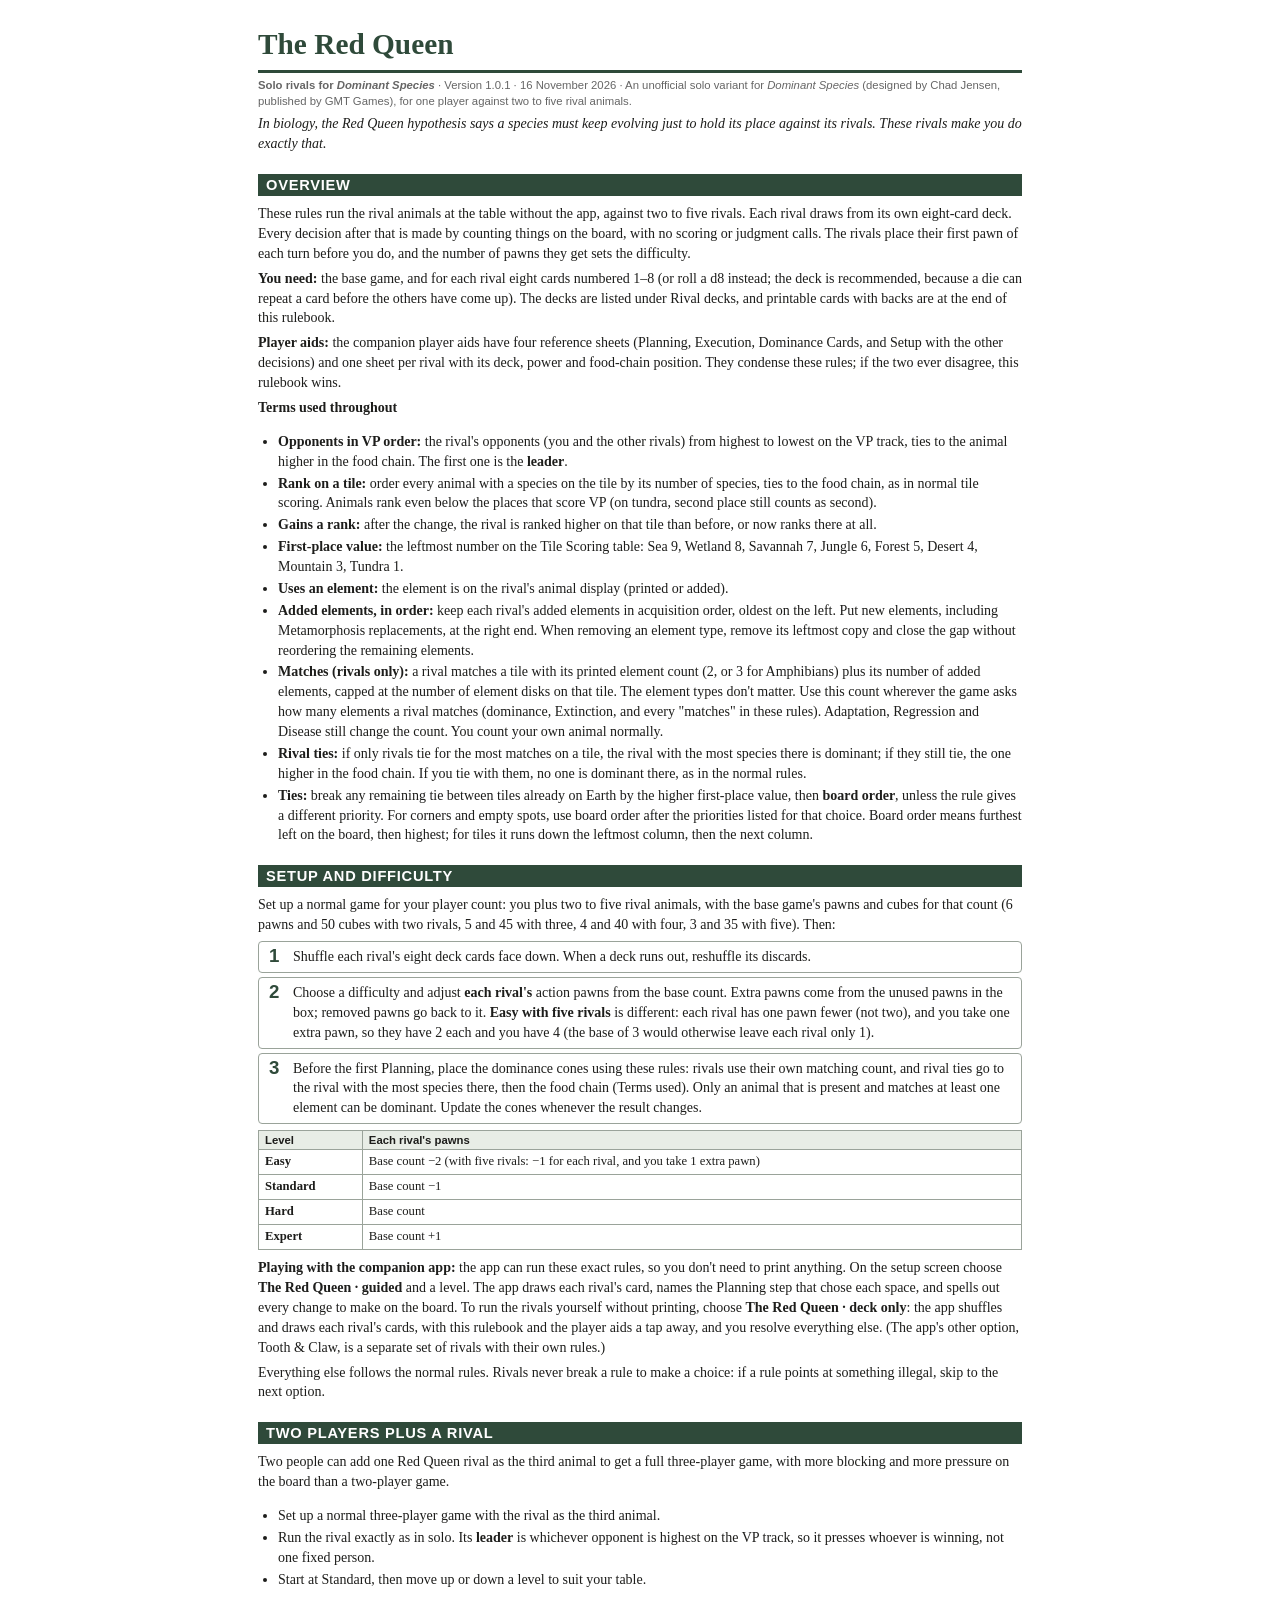
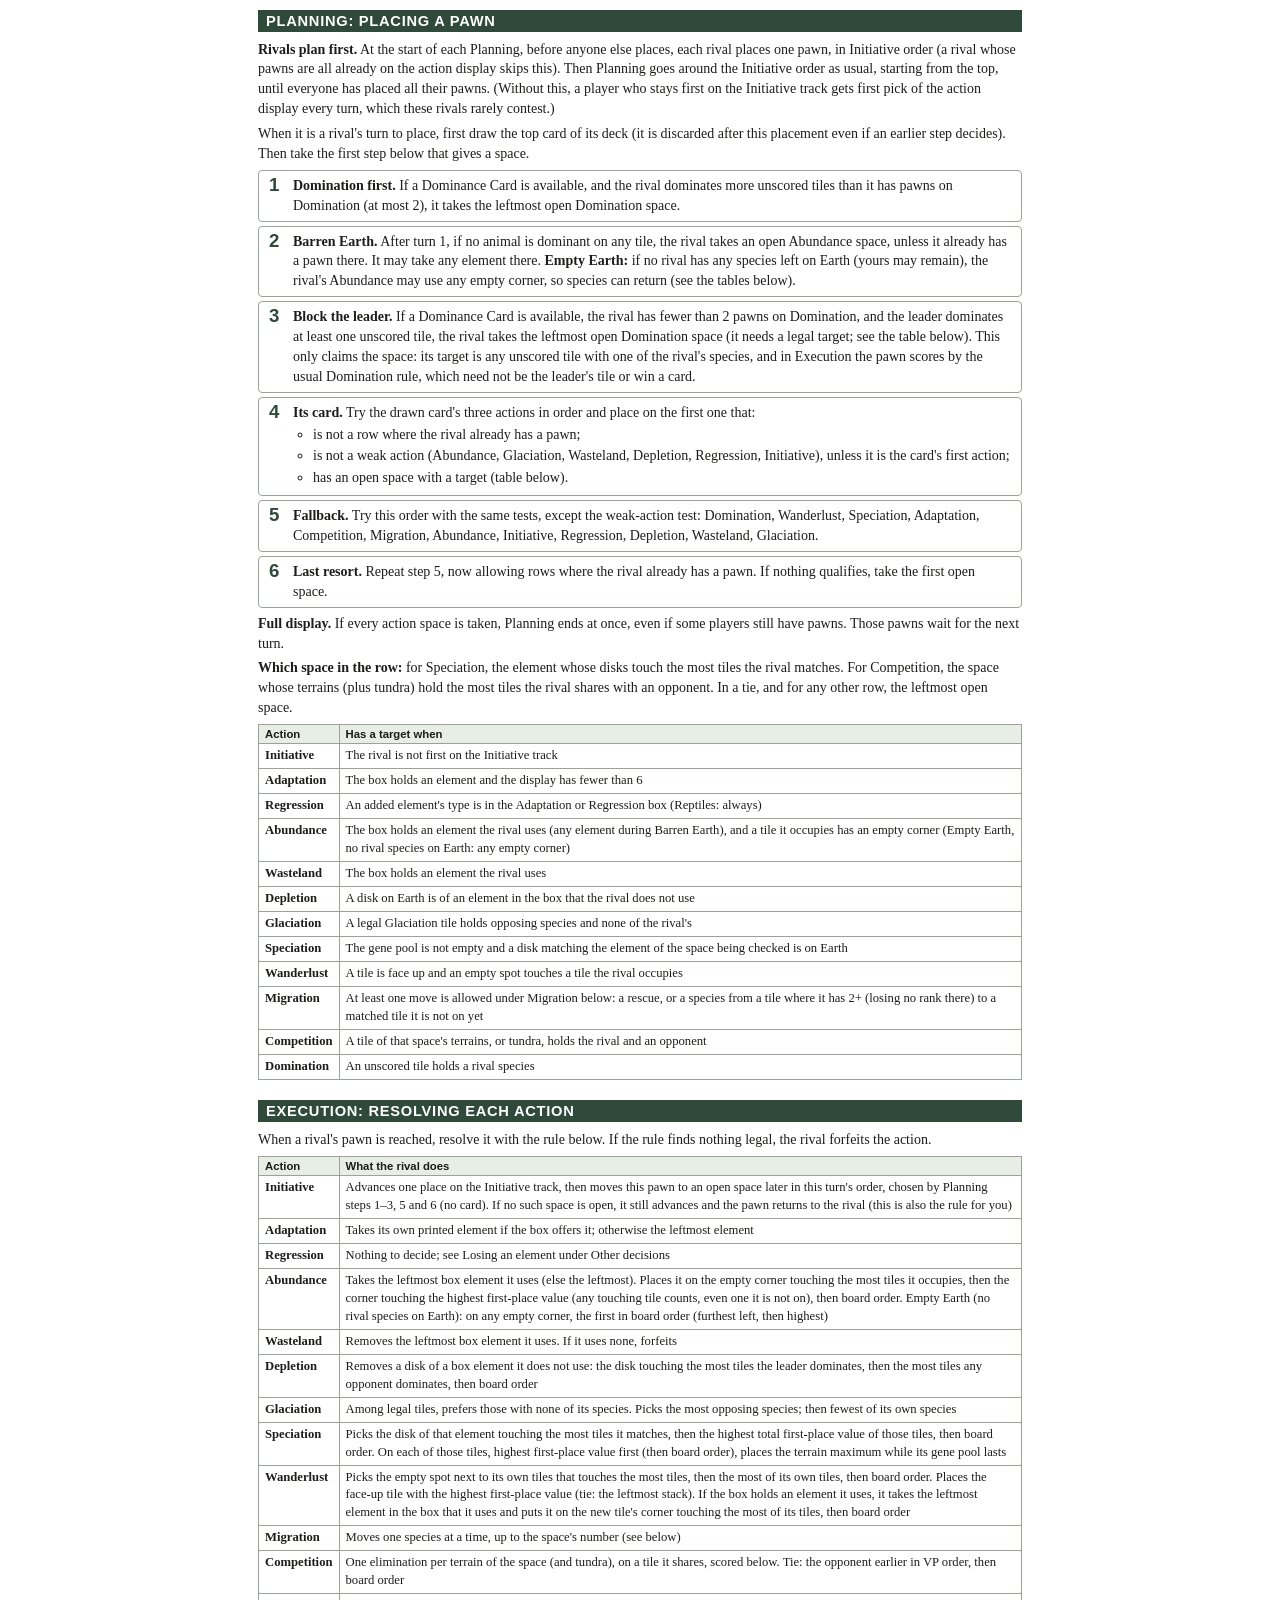
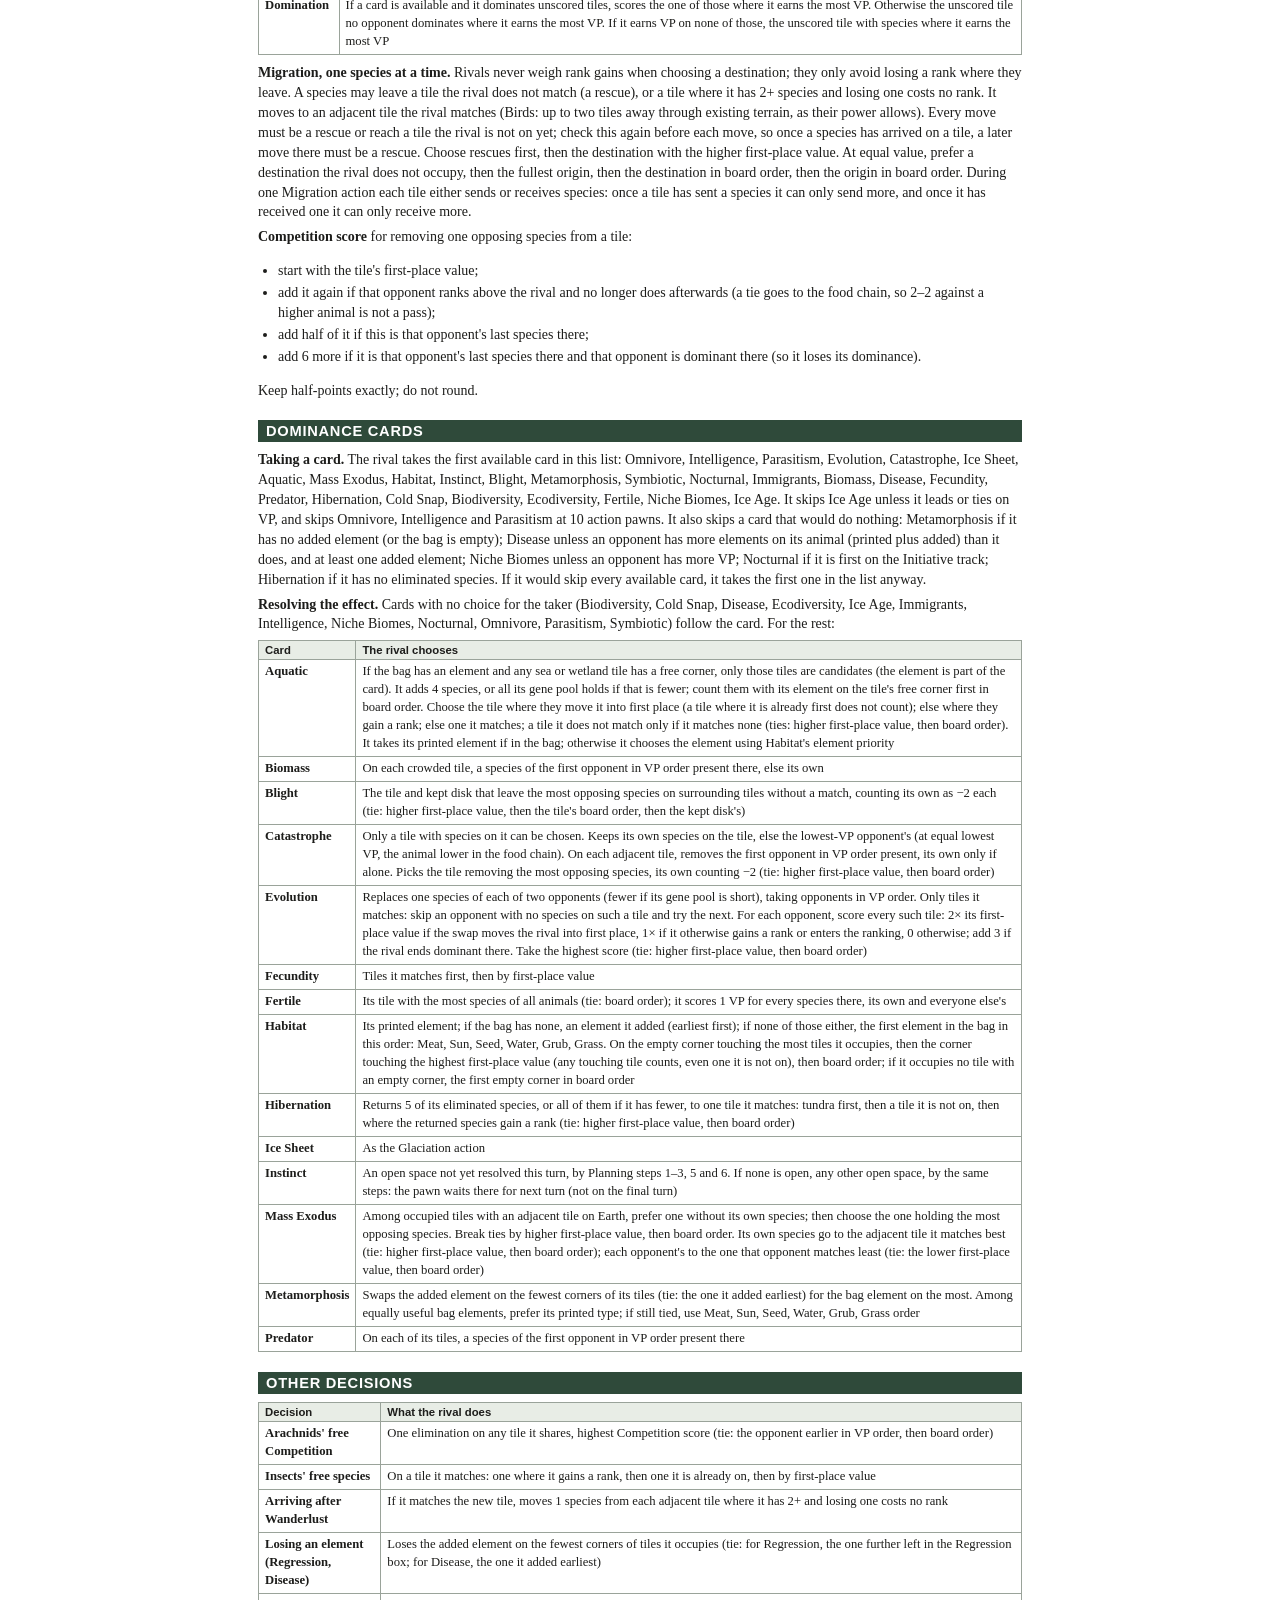
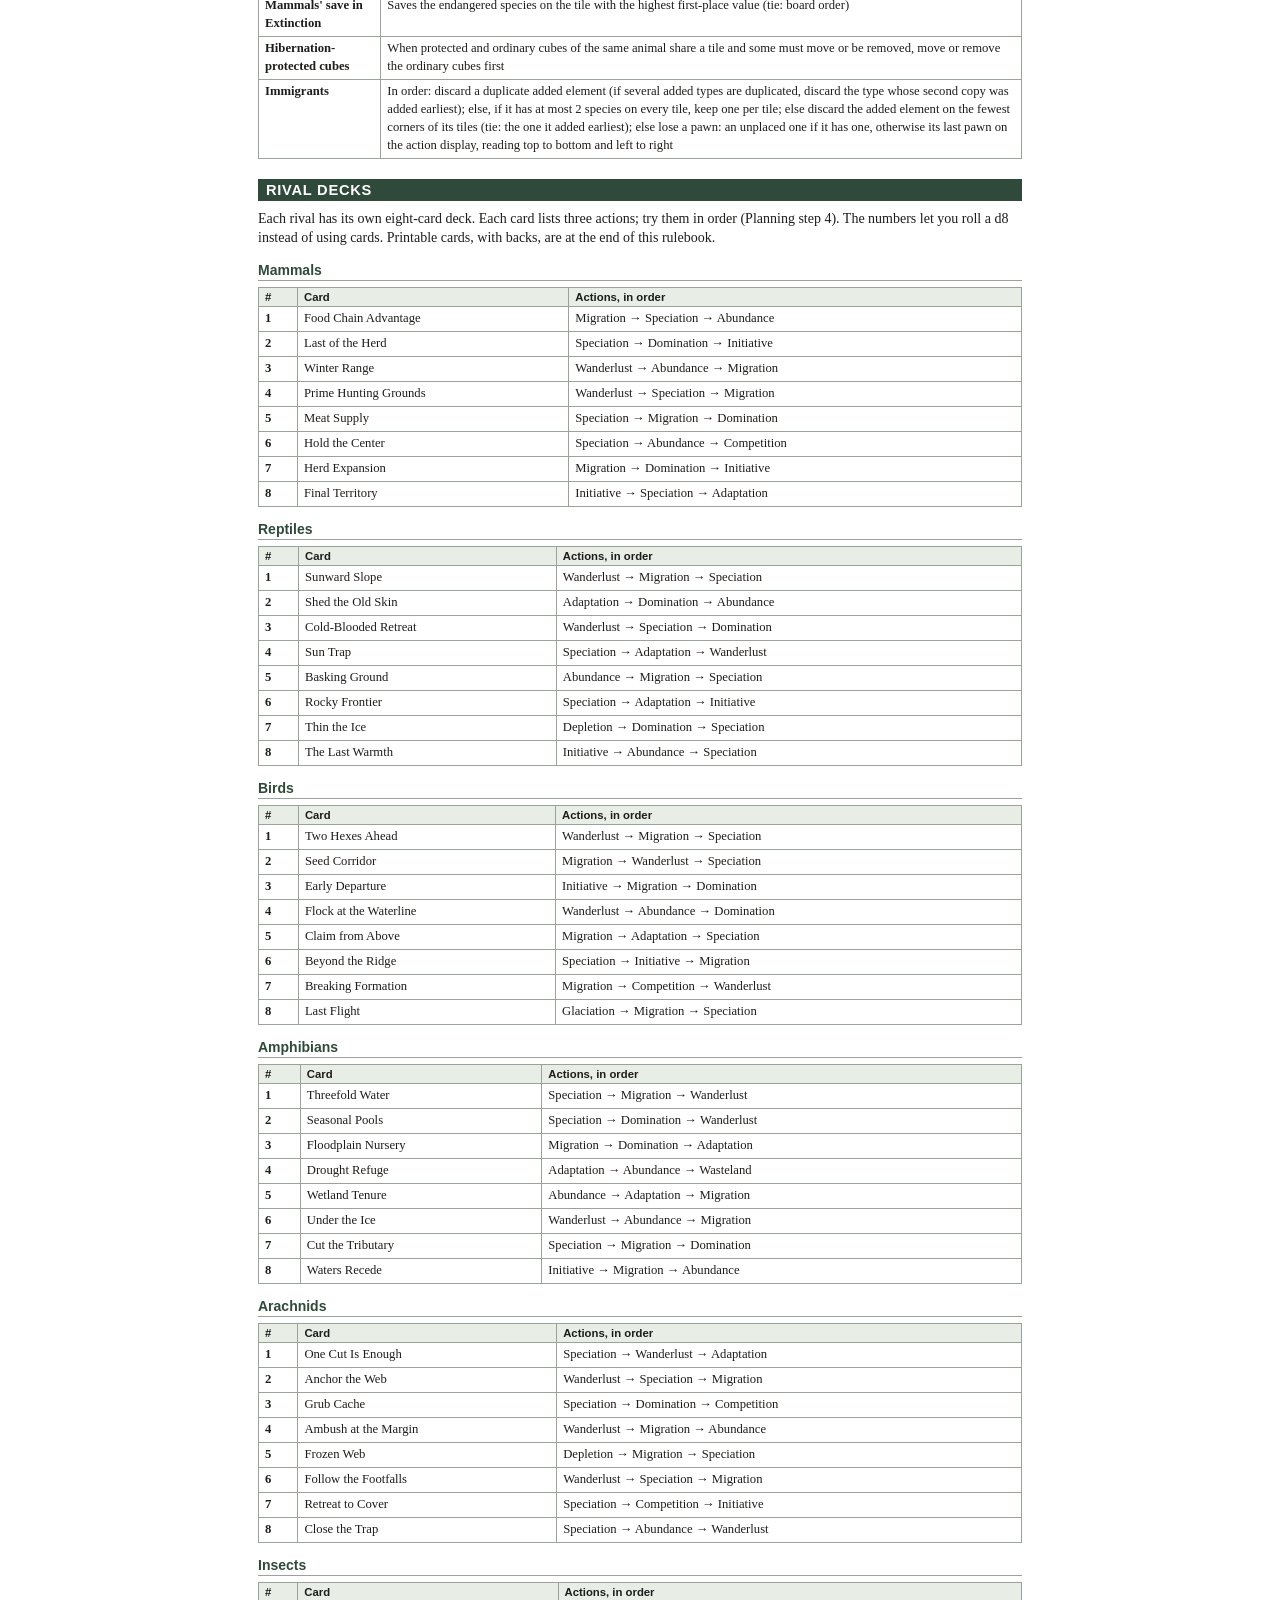
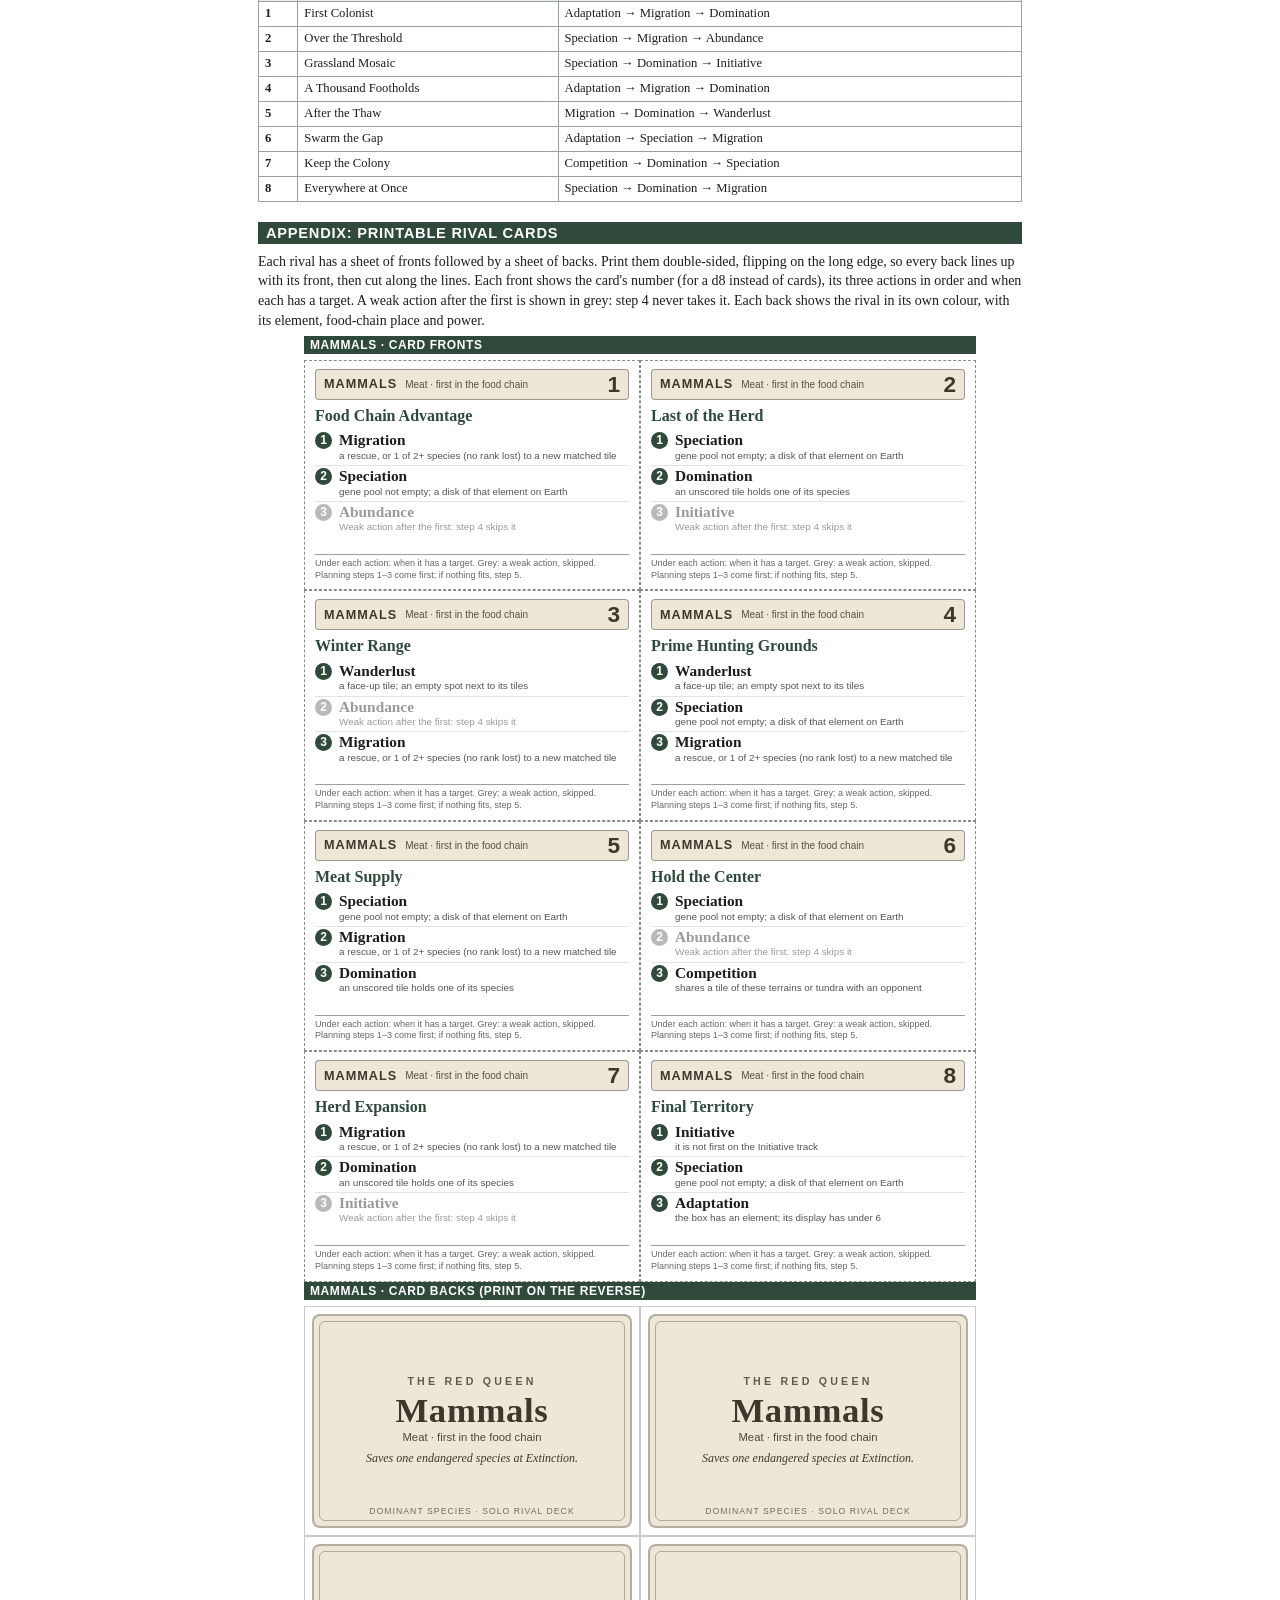
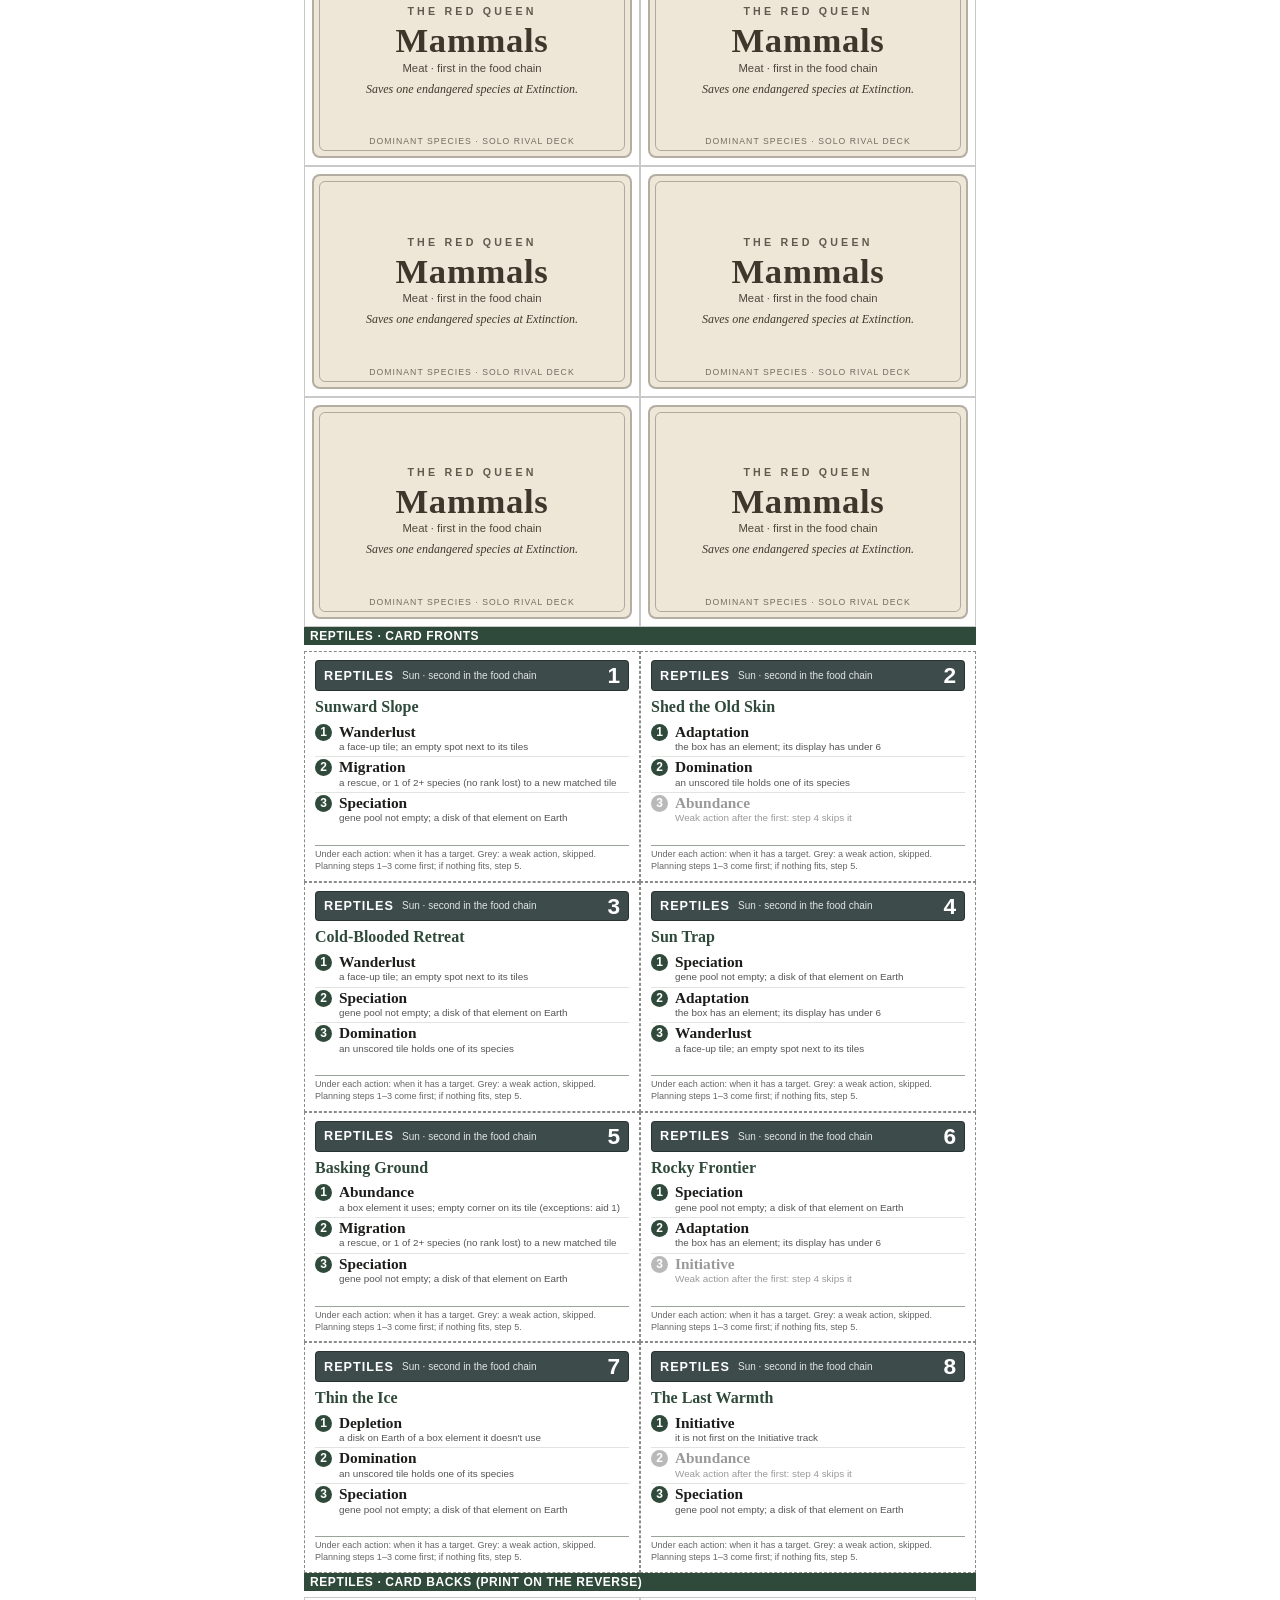
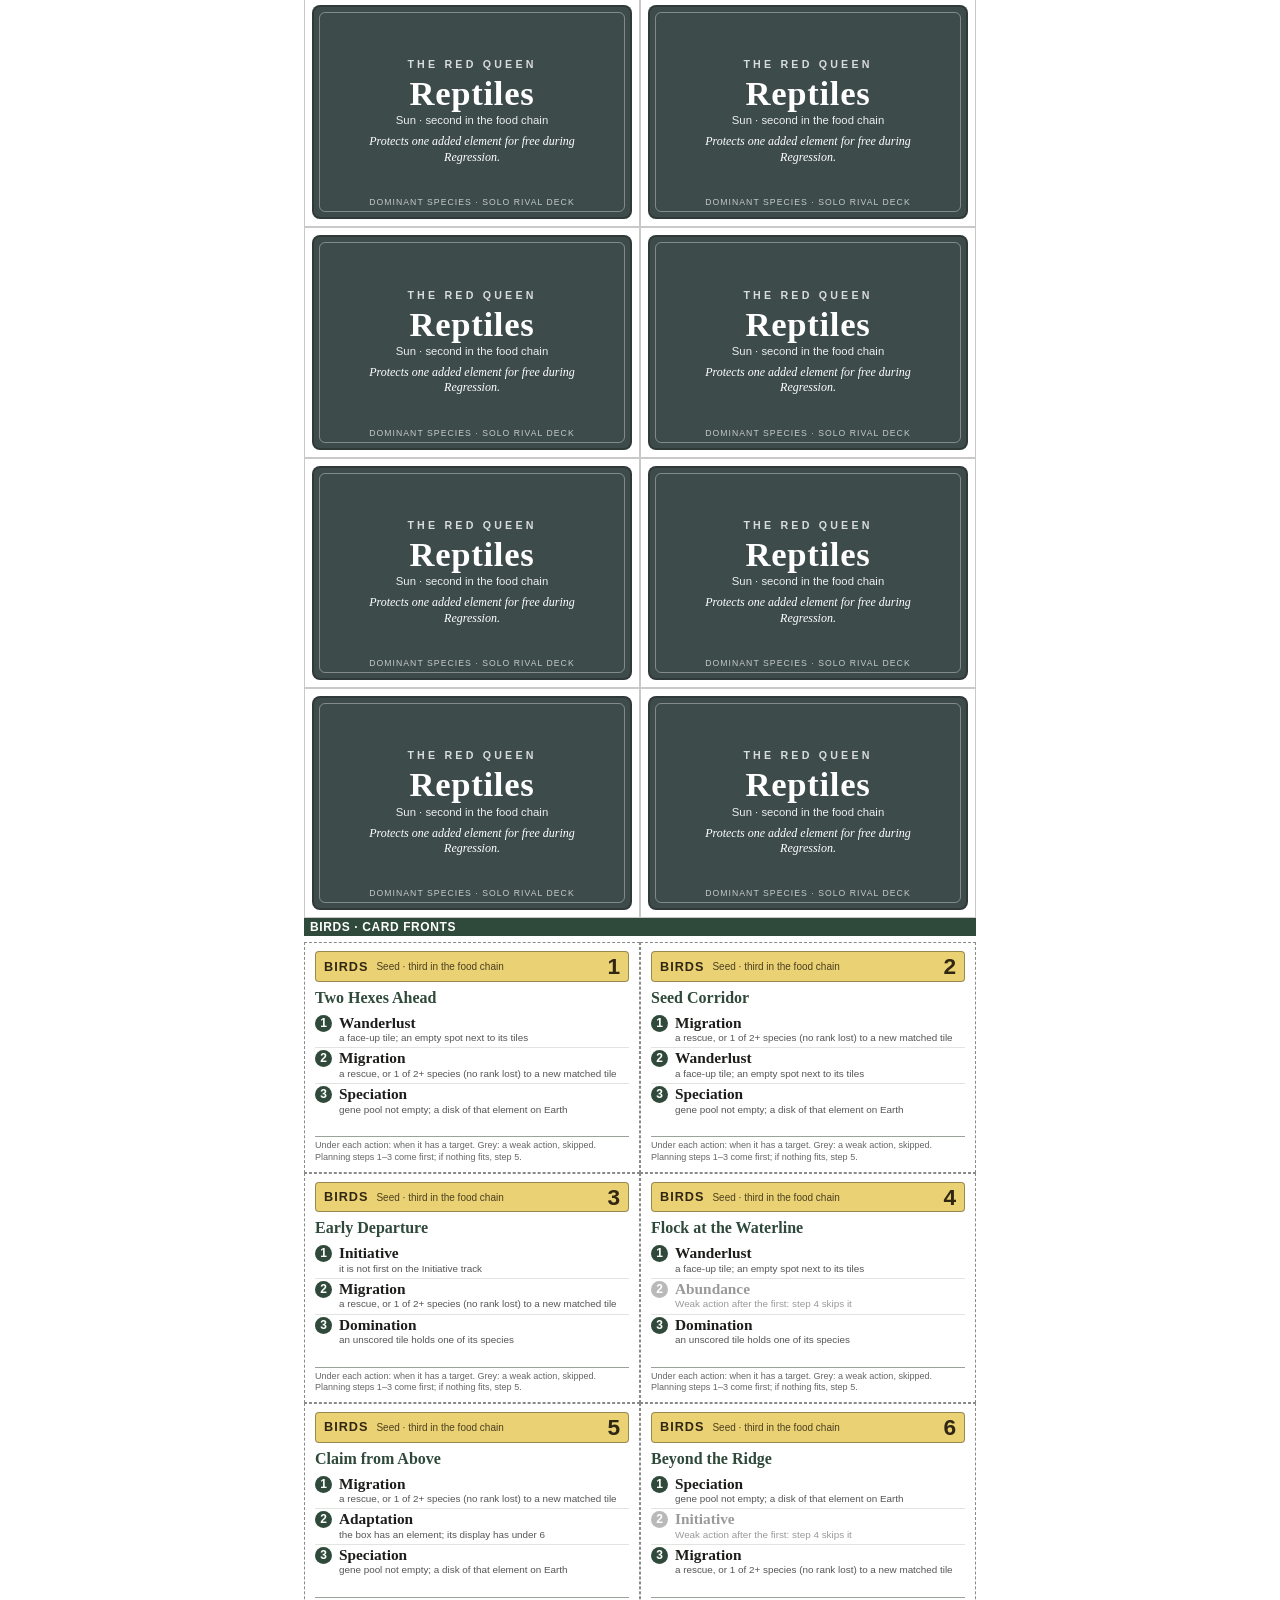
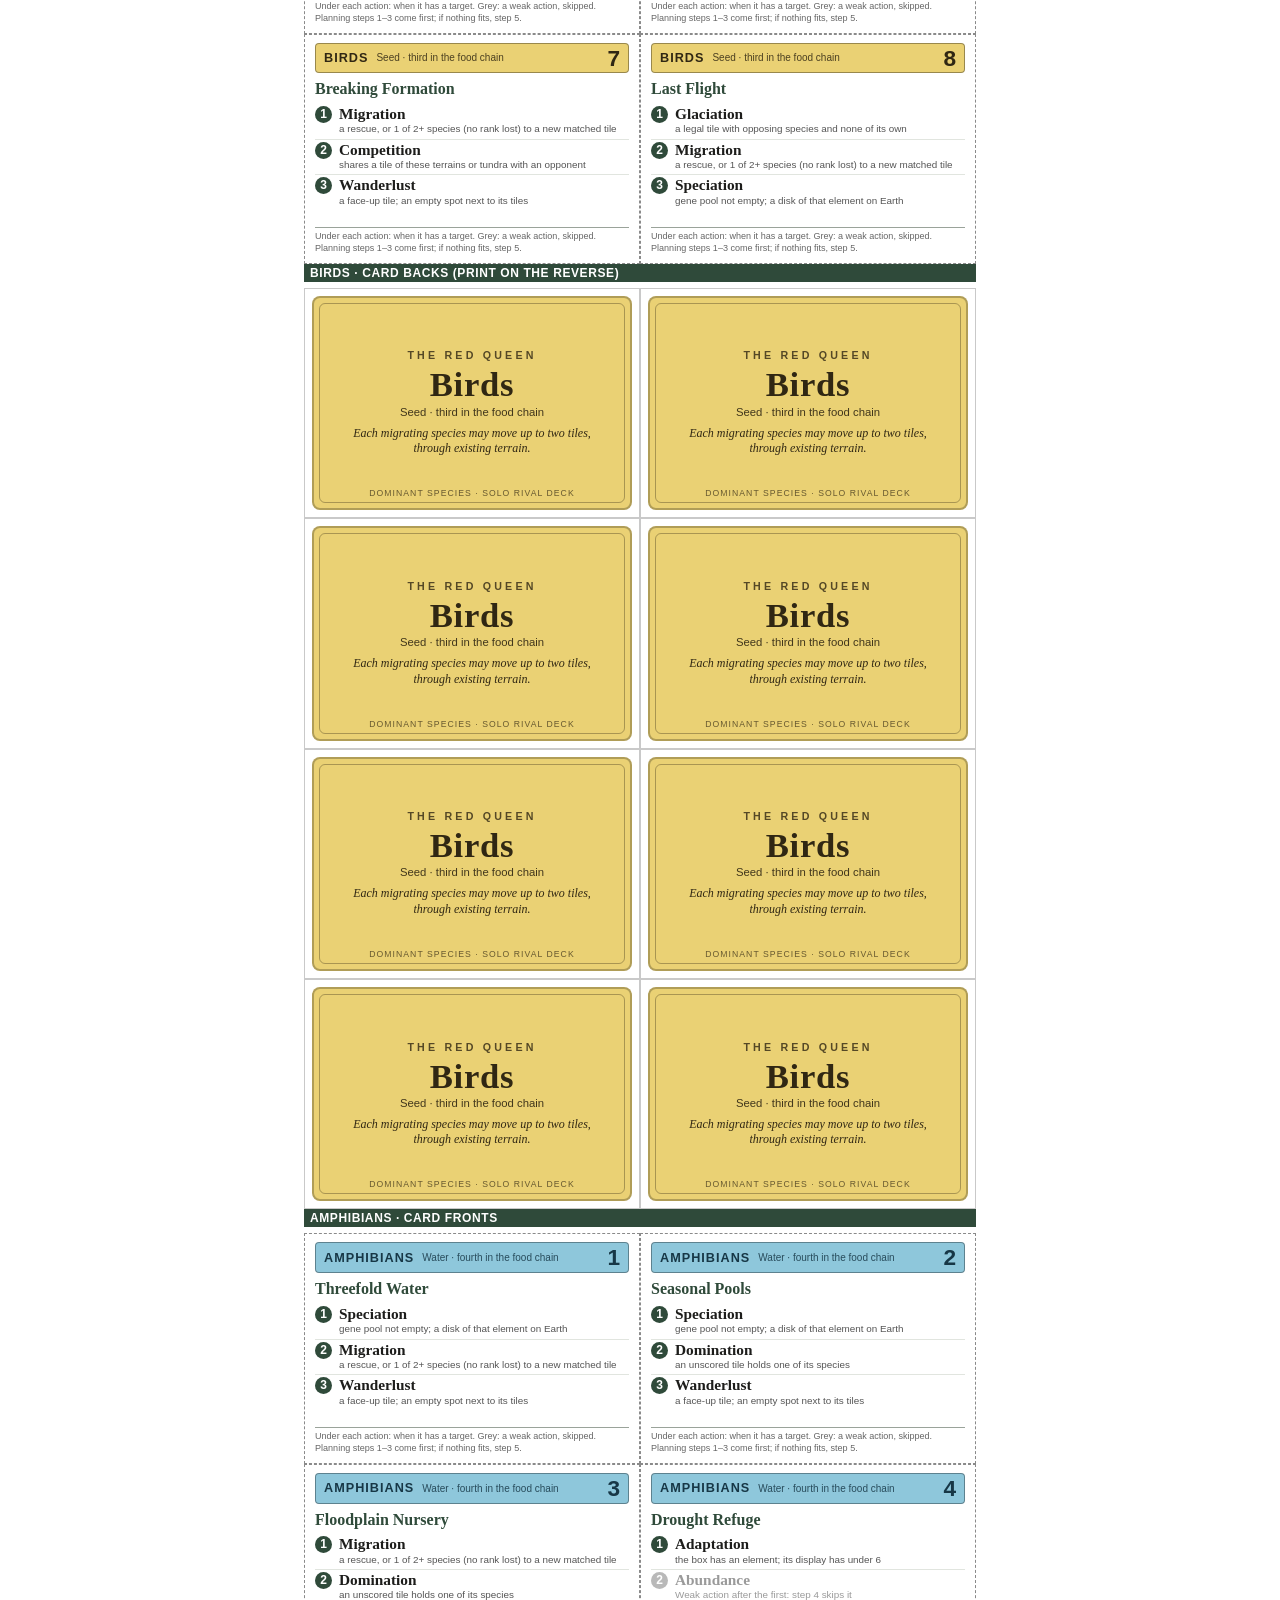
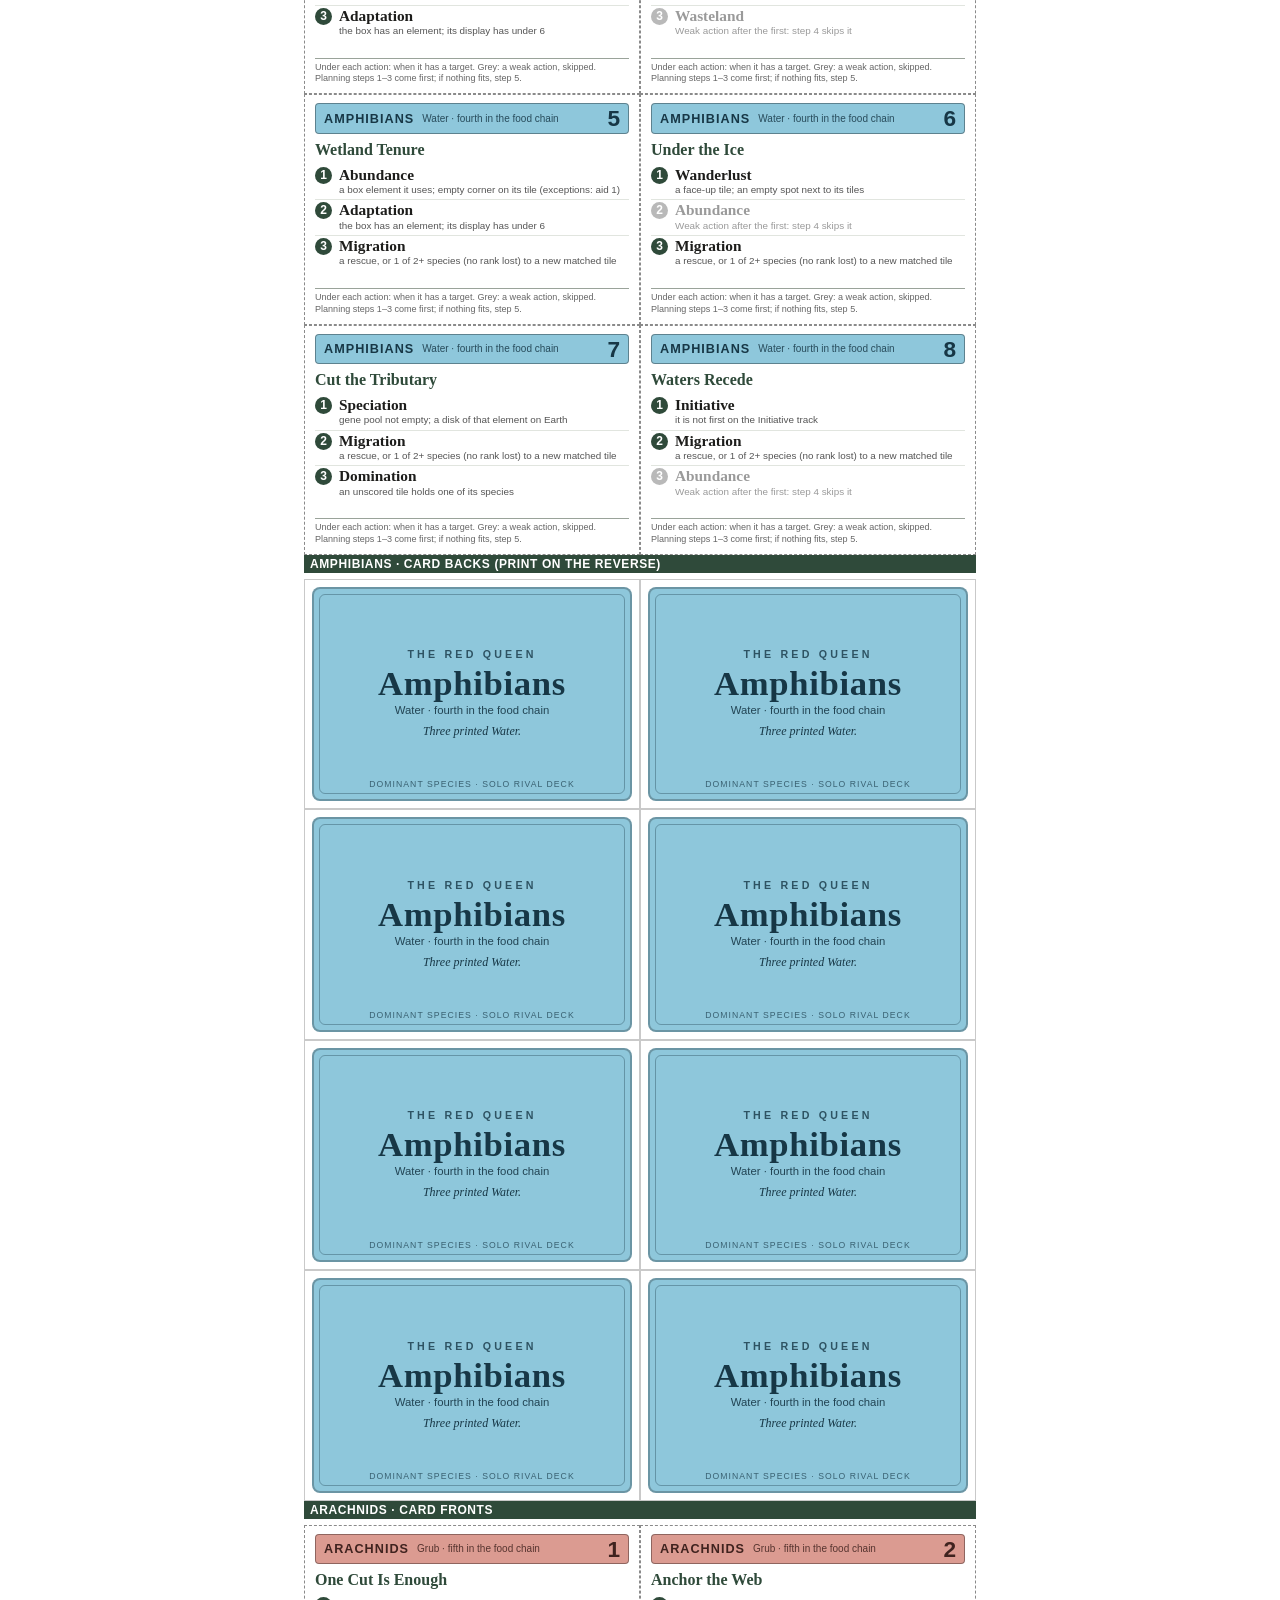
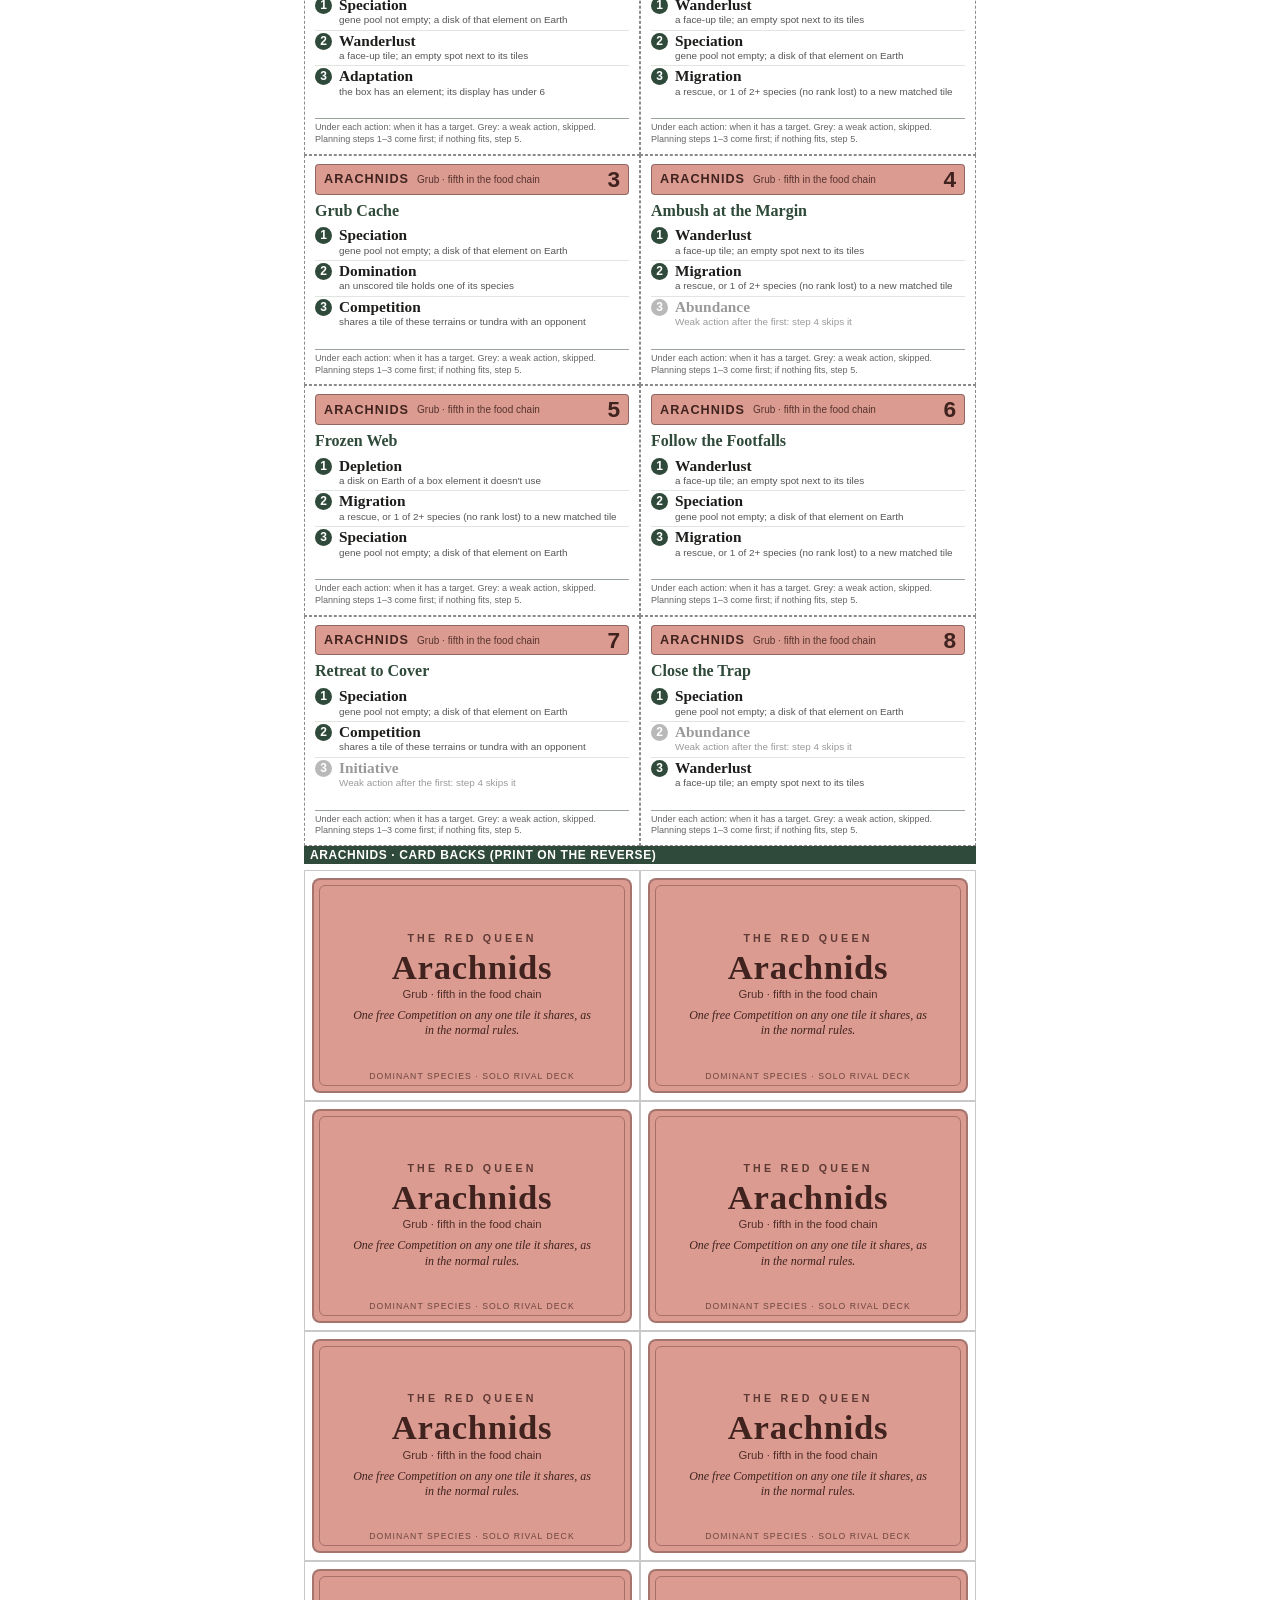
<file: paper/The_Red_Queen_Rulebook.html>
<!doctype html><meta charset='utf-8'><title>The Red Queen — solo rivals for Dominant Species</title><style>
@page{size:letter;margin:0.55in}
@page cards{margin:0.4in}
*{box-sizing:border-box}
body{font:10.5pt/1.42 Georgia,serif;color:#1d1d1b;max-width:800px;margin:24px auto;padding:0 18px}
h1{font-size:22pt;color:#2f4a3a;margin:0 0 4px;border-bottom:3px solid #2f4a3a;padding-bottom:4px}
h1+p{font:8.5pt/1.4 Helvetica,Arial,sans-serif;color:#666}
h2{font:bold 11pt Helvetica,Arial,sans-serif;text-transform:uppercase;letter-spacing:.05em;color:#fff;background:#2f4a3a;padding:3px 8px;margin:20px 0 8px}
h3{font:bold 10.5pt Helvetica,Arial,sans-serif;color:#2f4a3a;border-bottom:1px solid #9aa39a;padding-bottom:2px;margin:14px 0 6px}
p{margin:5px 0}
table{border-collapse:collapse;width:100%;margin:6px 0 8px;font-size:9.5pt}tr{page-break-inside:avoid;break-inside:avoid}thead{display:table-header-group}
th,td{border:1px solid #9aa39a;padding:3px 6px;vertical-align:top;text-align:left}
th{background:#e8ede6;font:bold 8.5pt Helvetica,Arial,sans-serif}td:first-child{font-weight:bold}
code{font-size:8.5pt;background:#f1f3ee;padding:0 3px}ul{padding-left:20px}li{margin:2px 0}
body>ol{list-style:none;padding:0;counter-reset:step;margin:6px 0}
body>ol>li{counter-increment:step;position:relative;border:1px solid #9aa39a;border-radius:4px;padding:5px 8px 5px 34px;margin:0 0 4px}
body>ol>li::before{content:counter(step);position:absolute;left:10px;top:3px;font:bold 14pt Helvetica,Arial,sans-serif;color:#2f4a3a}
@media print{body{margin:0;max-width:none;padding:0}h2,h3{page-break-after:avoid;break-after:avoid}li,p{page-break-inside:avoid;break-inside:avoid}}

.cardpage{page:cards;page-break-before:always;break-before:page}
.cardpage h4{width:7in;margin:0 auto 6px;font:bold 9pt Helvetica,Arial,sans-serif;text-transform:uppercase;letter-spacing:.05em;color:#fff;background:#2f4a3a;padding:2px 6px}
.grid{display:grid;grid-template-columns:repeat(2,3.5in);grid-auto-rows:2.4in;width:7in;margin:0 auto}
.card{border:1px dashed #8a8a8a;padding:8px 10px;display:flex;flex-direction:column;font-family:Georgia,serif;overflow:hidden}
.card .head{display:flex;align-items:center;gap:8px;background:var(--bg);color:var(--ink);padding:3px 8px;border-radius:4px;border:1px solid rgba(0,0,0,.35)}
.card .who{font:bold 9.5pt Helvetica,Arial,sans-serif;letter-spacing:.08em}
.card .meta{font:7.5pt Helvetica,Arial,sans-serif;opacity:.85;flex:1}
.card .num{font:bold 17pt/1 Helvetica,Arial,sans-serif}
.card .name{font-size:12pt;font-weight:bold;color:#2f4a3a;margin:5px 0 3px}
.card ol.acts{list-style:none;margin:0;padding:0;counter-reset:act;border:0}
.card ol.acts li{counter-increment:act;position:relative;padding:1px 0 3px 24px;margin:0;border:0;border-bottom:1px solid #e1e5df}
.card ol.acts li:last-child{border-bottom:0}
.card ol.acts li::before{content:counter(act);position:absolute;left:0;top:2px;width:17px;height:17px;border-radius:50%;background:#2f4a3a;color:#fff;font:bold 9pt/17px Helvetica,Arial,sans-serif;text-align:center}
.card ol.acts b{display:block;font-size:11.5pt;line-height:1.2}
.card ol.acts small{display:block;font:7.4pt/1.25 Helvetica,Arial,sans-serif;color:#555}
.card ol.acts li.weak b,.card ol.acts li.weak small{color:#9a9a9a}.card ol.acts li.weak::before{background:#b9b9b9}
.card .foot{margin-top:auto;font:6.8pt/1.3 Helvetica,Arial,sans-serif;color:#666;border-top:1px solid #9aa39a;padding-top:3px}
.card.back{border:1px solid #c9c9c9;padding:7px}
.card.back .inner{flex:1;background:var(--bg);color:var(--ink);border-radius:8px;border:2px solid rgba(0,0,0,.25);display:flex;flex-direction:column;align-items:center;justify-content:center;text-align:center;padding:10px;position:relative}
.card.back .inner::after{content:"";position:absolute;inset:5px;border:1px solid currentColor;border-radius:6px;opacity:.35}
.card.back .brand{font:bold 8pt Helvetica,Arial,sans-serif;letter-spacing:.3em;opacity:.8}
.card.back .animal{font:bold 26pt/1.1 Georgia,serif;margin:4px 0 2px;letter-spacing:.02em}
.card.back .line{font:8.5pt Helvetica,Arial,sans-serif;opacity:.9}
.card.back .power{font:italic 9pt/1.3 Georgia,serif;margin-top:8px;max-width:2.6in}
.card.back .game{position:absolute;bottom:10px;font:6.5pt Helvetica,Arial,sans-serif;letter-spacing:.12em;opacity:.7}
</style><body><h1>The Red Queen</h1>
<p><strong>Solo rivals for <em>Dominant Species</em></strong> · Version 1.0.1 · 16 November 2026 · An unofficial solo variant for <em>Dominant Species</em> (designed by Chad Jensen, published by GMT Games), for one player against two to five rival animals.</p>
<p><em>In biology, the Red Queen hypothesis says a species must keep evolving just to hold its place against its rivals. These rivals make you do exactly that.</em></p>
<h2>Overview</h2>
<p>These rules run the rival animals at the table without the app, against two to five rivals. Each rival draws from its own eight-card deck. Every decision after that is made by counting things on the board, with no scoring or judgment calls. The rivals place their first pawn of each turn before you do, and the number of pawns they get sets the difficulty.</p>
<p><strong>You need:</strong> the base game, and for each rival eight cards numbered 1–8 (or roll a d8 instead; the deck is recommended, because a die can repeat a card before the others have come up). The decks are listed under Rival decks, and printable cards with backs are at the end of this rulebook.</p>
<p><strong>Player aids:</strong> the companion player aids have four reference sheets (Planning, Execution, Dominance Cards, and Setup with the other decisions) and one sheet per rival with its deck, power and food-chain position. They condense these rules; if the two ever disagree, this rulebook wins.</p>
<p><strong>Terms used throughout</strong></p>
<ul>
<li><strong>Opponents in VP order:</strong> the rival's opponents (you and the other rivals) from highest to lowest on the VP track, ties to the animal higher in the food chain. The first one is the <strong>leader</strong>.</li>
<li><strong>Rank on a tile:</strong> order every animal with a species on the tile by its number of species, ties to the food chain, as in normal tile scoring. Animals rank even below the places that score VP (on tundra, second place still counts as second).</li>
<li><strong>Gains a rank:</strong> after the change, the rival is ranked higher on that tile than before, or now ranks there at all.</li>
<li><strong>First-place value:</strong> the leftmost number on the Tile Scoring table: Sea 9, Wetland 8, Savannah 7, Jungle 6, Forest 5, Desert 4, Mountain 3, Tundra 1.</li>
<li><strong>Uses an element:</strong> the element is on the rival's animal display (printed or added).</li>
<li><strong>Added elements, in order:</strong> keep each rival's added elements in acquisition order, oldest on the left. Put new elements, including Metamorphosis replacements, at the right end. When removing an element type, remove its leftmost copy and close the gap without reordering the remaining elements.</li>
<li><strong>Matches (rivals only):</strong> a rival matches a tile with its printed element count (2, or 3 for Amphibians) plus its number of added elements, capped at the number of element disks on that tile. The element types don't matter. Use this count wherever the game asks how many elements a rival matches (dominance, Extinction, and every "matches" in these rules). Adaptation, Regression and Disease still change the count. You count your own animal normally.</li>
<li><strong>Rival ties:</strong> if only rivals tie for the most matches on a tile, the rival with the most species there is dominant; if they still tie, the one higher in the food chain. If you tie with them, no one is dominant there, as in the normal rules.</li>
<li><strong>Ties:</strong> break any remaining tie between tiles already on Earth by the higher first-place value, then <strong>board order</strong>, unless the rule gives a different priority. For corners and empty spots, use board order after the priorities listed for that choice. Board order means furthest left on the board, then highest; for tiles it runs down the leftmost column, then the next column.</li>
</ul>
<h2>Setup and difficulty</h2>
<p>Set up a normal game for your player count: you plus two to five rival animals, with the base game's pawns and cubes for that count (6 pawns and 50 cubes with two rivals, 5 and 45 with three, 4 and 40 with four, 3 and 35 with five). Then:</p>
<ol>
<li>Shuffle each rival's eight deck cards face down. When a deck runs out, reshuffle its discards.</li>
<li>Choose a difficulty and adjust <strong>each rival's</strong> action pawns from the base count. Extra pawns come from the unused pawns in the box; removed pawns go back to it. <strong>Easy with five rivals</strong> is different: each rival has one pawn fewer (not two), and you take one extra pawn, so they have 2 each and you have 4 (the base of 3 would otherwise leave each rival only 1).</li>
<li>Before the first Planning, place the dominance cones using these rules: rivals use their own matching count, and rival ties go to the rival with the most species there, then the food chain (Terms used). Only an animal that is present and matches at least one element can be dominant. Update the cones whenever the result changes.</li>
</ol>
<table>
<thead>
<tr>
<th>Level</th>
<th>Each rival's pawns</th>
</tr>
</thead>
<tbody>
<tr>
<td>Easy</td>
<td>Base count −2 (with five rivals: −1 for each rival, and you take 1 extra pawn)</td>
</tr>
<tr>
<td>Standard</td>
<td>Base count −1</td>
</tr>
<tr>
<td>Hard</td>
<td>Base count</td>
</tr>
<tr>
<td>Expert</td>
<td>Base count +1</td>
</tr>
</tbody>
</table>
<p><strong>Playing with the companion app:</strong> the app can run these exact rules, so you don't need to print anything. On the setup screen choose <strong>The Red Queen · guided</strong> and a level. The app draws each rival's card, names the Planning step that chose each space, and spells out every change to make on the board. To run the rivals yourself without printing, choose <strong>The Red Queen · deck only</strong>: the app shuffles and draws each rival's cards, with this rulebook and the player aids a tap away, and you resolve everything else. (The app's other option, Tooth &amp; Claw, is a separate set of rivals with their own rules.)</p>
<p>Everything else follows the normal rules. Rivals never break a rule to make a choice: if a rule points at something illegal, skip to the next option.</p>
<h2>Two players plus a rival</h2>
<p>Two people can add one Red Queen rival as the third animal to get a full three-player game, with more blocking and more pressure on the board than a two-player game.</p>
<ul>
<li>Set up a normal three-player game with the rival as the third animal.</li>
<li>Run the rival exactly as in solo. Its <strong>leader</strong> is whichever opponent is highest on the VP track, so it presses whoever is winning, not one fixed person.</li>
<li>Start at Standard, then move up or down a level to suit your table.</li>
</ul>
<h2>Planning: placing a pawn</h2>
<p><strong>Rivals plan first.</strong> At the start of each Planning, before anyone else places, each rival places one pawn, in Initiative order (a rival whose pawns are all already on the action display skips this). Then Planning goes around the Initiative order as usual, starting from the top, until everyone has placed all their pawns. (Without this, a player who stays first on the Initiative track gets first pick of the action display every turn, which these rivals rarely contest.)</p>
<p>When it is a rival's turn to place, first draw the top card of its deck (it is discarded after this placement even if an earlier step decides). Then take the first step below that gives a space.</p>
<ol>
<li><strong>Domination first.</strong> If a Dominance Card is available, and the rival dominates more unscored tiles than it has pawns on Domination (at most 2), it takes the leftmost open Domination space.</li>
<li><strong>Barren Earth.</strong> After turn 1, if no animal is dominant on any tile, the rival takes an open Abundance space, unless it already has a pawn there. It may take any element there. <strong>Empty Earth:</strong> if no rival has any species left on Earth (yours may remain), the rival's Abundance may use any empty corner, so species can return (see the tables below).</li>
<li><strong>Block the leader.</strong> If a Dominance Card is available, the rival has fewer than 2 pawns on Domination, and the leader dominates at least one unscored tile, the rival takes the leftmost open Domination space (it needs a legal target; see the table below). This only claims the space: its target is any unscored tile with one of the rival's species, and in Execution the pawn scores by the usual Domination rule, which need not be the leader's tile or win a card.</li>
<li><strong>Its card.</strong> Try the drawn card's three actions in order and place on the first one that:<ul>
<li>is not a row where the rival already has a pawn;</li>
<li>is not a weak action (Abundance, Glaciation, Wasteland, Depletion, Regression, Initiative), unless it is the card's first action;</li>
<li>has an open space with a target (table below).</li>
</ul>
</li>
<li><strong>Fallback.</strong> Try this order with the same tests, except the weak-action test: Domination, Wanderlust, Speciation, Adaptation, Competition, Migration, Abundance, Initiative, Regression, Depletion, Wasteland, Glaciation.</li>
<li><strong>Last resort.</strong> Repeat step 5, now allowing rows where the rival already has a pawn. If nothing qualifies, take the first open space.</li>
</ol>
<p><strong>Full display.</strong> If every action space is taken, Planning ends at once, even if some players still have pawns. Those pawns wait for the next turn.</p>
<p><strong>Which space in the row:</strong> for Speciation, the element whose disks touch the most tiles the rival matches. For Competition, the space whose terrains (plus tundra) hold the most tiles the rival shares with an opponent. In a tie, and for any other row, the leftmost open space.</p>
<table>
<thead>
<tr>
<th>Action</th>
<th>Has a target when</th>
</tr>
</thead>
<tbody>
<tr>
<td>Initiative</td>
<td>The rival is not first on the Initiative track</td>
</tr>
<tr>
<td>Adaptation</td>
<td>The box holds an element and the display has fewer than 6</td>
</tr>
<tr>
<td>Regression</td>
<td>An added element's type is in the Adaptation or Regression box (Reptiles: always)</td>
</tr>
<tr>
<td>Abundance</td>
<td>The box holds an element the rival uses (any element during Barren Earth), and a tile it occupies has an empty corner (Empty Earth, no rival species on Earth: any empty corner)</td>
</tr>
<tr>
<td>Wasteland</td>
<td>The box holds an element the rival uses</td>
</tr>
<tr>
<td>Depletion</td>
<td>A disk on Earth is of an element in the box that the rival does not use</td>
</tr>
<tr>
<td>Glaciation</td>
<td>A legal Glaciation tile holds opposing species and none of the rival's</td>
</tr>
<tr>
<td>Speciation</td>
<td>The gene pool is not empty and a disk matching the element of the space being checked is on Earth</td>
</tr>
<tr>
<td>Wanderlust</td>
<td>A tile is face up and an empty spot touches a tile the rival occupies</td>
</tr>
<tr>
<td>Migration</td>
<td>At least one move is allowed under Migration below: a rescue, or a species from a tile where it has 2+ (losing no rank there) to a matched tile it is not on yet</td>
</tr>
<tr>
<td>Competition</td>
<td>A tile of that space's terrains, or tundra, holds the rival and an opponent</td>
</tr>
<tr>
<td>Domination</td>
<td>An unscored tile holds a rival species</td>
</tr>
</tbody>
</table>
<h2>Execution: resolving each action</h2>
<p>When a rival's pawn is reached, resolve it with the rule below. If the rule finds nothing legal, the rival forfeits the action.</p>
<table>
<thead>
<tr>
<th>Action</th>
<th>What the rival does</th>
</tr>
</thead>
<tbody>
<tr>
<td>Initiative</td>
<td>Advances one place on the Initiative track, then moves this pawn to an open space later in this turn's order, chosen by Planning steps 1–3, 5 and 6 (no card). If no such space is open, it still advances and the pawn returns to the rival (this is also the rule for you)</td>
</tr>
<tr>
<td>Adaptation</td>
<td>Takes its own printed element if the box offers it; otherwise the leftmost element</td>
</tr>
<tr>
<td>Regression</td>
<td>Nothing to decide; see Losing an element under Other decisions</td>
</tr>
<tr>
<td>Abundance</td>
<td>Takes the leftmost box element it uses (else the leftmost). Places it on the empty corner touching the most tiles it occupies, then the corner touching the highest first-place value (any touching tile counts, even one it is not on), then board order. Empty Earth (no rival species on Earth): on any empty corner, the first in board order (furthest left, then highest)</td>
</tr>
<tr>
<td>Wasteland</td>
<td>Removes the leftmost box element it uses. If it uses none, forfeits</td>
</tr>
<tr>
<td>Depletion</td>
<td>Removes a disk of a box element it does not use: the disk touching the most tiles the leader dominates, then the most tiles any opponent dominates, then board order</td>
</tr>
<tr>
<td>Glaciation</td>
<td>Among legal tiles, prefers those with none of its species. Picks the most opposing species; then fewest of its own species</td>
</tr>
<tr>
<td>Speciation</td>
<td>Picks the disk of that element touching the most tiles it matches, then the highest total first-place value of those tiles, then board order. On each of those tiles, highest first-place value first (then board order), places the terrain maximum while its gene pool lasts</td>
</tr>
<tr>
<td>Wanderlust</td>
<td>Picks the empty spot next to its own tiles that touches the most tiles, then the most of its own tiles, then board order. Places the face-up tile with the highest first-place value (tie: the leftmost stack). If the box holds an element it uses, it takes the leftmost element in the box that it uses and puts it on the new tile's corner touching the most of its tiles, then board order</td>
</tr>
<tr>
<td>Migration</td>
<td>Moves one species at a time, up to the space's number (see below)</td>
</tr>
<tr>
<td>Competition</td>
<td>One elimination per terrain of the space (and tundra), on a tile it shares, scored below. Tie: the opponent earlier in VP order, then board order</td>
</tr>
<tr>
<td>Domination</td>
<td>If a card is available and it dominates unscored tiles, scores the one of those where it earns the most VP. Otherwise the unscored tile no opponent dominates where it earns the most VP. If it earns VP on none of those, the unscored tile with species where it earns the most VP</td>
</tr>
</tbody>
</table>
<p><strong>Migration, one species at a time.</strong> Rivals never weigh rank gains when choosing a destination; they only avoid losing a rank where they leave. A species may leave a tile the rival does not match (a rescue), or a tile where it has 2+ species and losing one costs no rank. It moves to an adjacent tile the rival matches (Birds: up to two tiles away through existing terrain, as their power allows). Every move must be a rescue or reach a tile the rival is not on yet; check this again before each move, so once a species has arrived on a tile, a later move there must be a rescue. Choose rescues first, then the destination with the higher first-place value. At equal value, prefer a destination the rival does not occupy, then the fullest origin, then the destination in board order, then the origin in board order. During one Migration action each tile either sends or receives species: once a tile has sent a species it can only send more, and once it has received one it can only receive more.</p>
<p><strong>Competition score</strong> for removing one opposing species from a tile:</p>
<ul>
<li>start with the tile's first-place value;</li>
<li>add it again if that opponent ranks above the rival and no longer does afterwards (a tie goes to the food chain, so 2–2 against a higher animal is not a pass);</li>
<li>add half of it if this is that opponent's last species there;</li>
<li>add 6 more if it is that opponent's last species there and that opponent is dominant there (so it loses its dominance).</li>
</ul>
<p>Keep half-points exactly; do not round.</p>
<h2>Dominance Cards</h2>
<p><strong>Taking a card.</strong> The rival takes the first available card in this list: Omnivore, Intelligence, Parasitism, Evolution, Catastrophe, Ice Sheet, Aquatic, Mass Exodus, Habitat, Instinct, Blight, Metamorphosis, Symbiotic, Nocturnal, Immigrants, Biomass, Disease, Fecundity, Predator, Hibernation, Cold Snap, Biodiversity, Ecodiversity, Fertile, Niche Biomes, Ice Age. It skips Ice Age unless it leads or ties on VP, and skips Omnivore, Intelligence and Parasitism at 10 action pawns. It also skips a card that would do nothing: Metamorphosis if it has no added element (or the bag is empty); Disease unless an opponent has more elements on its animal (printed plus added) than it does, and at least one added element; Niche Biomes unless an opponent has more VP; Nocturnal if it is first on the Initiative track; Hibernation if it has no eliminated species. If it would skip every available card, it takes the first one in the list anyway.</p>
<p><strong>Resolving the effect.</strong> Cards with no choice for the taker (Biodiversity, Cold Snap, Disease, Ecodiversity, Ice Age, Immigrants, Intelligence, Niche Biomes, Nocturnal, Omnivore, Parasitism, Symbiotic) follow the card. For the rest:</p>
<table>
<thead>
<tr>
<th>Card</th>
<th>The rival chooses</th>
</tr>
</thead>
<tbody>
<tr>
<td>Aquatic</td>
<td>If the bag has an element and any sea or wetland tile has a free corner, only those tiles are candidates (the element is part of the card). It adds 4 species, or all its gene pool holds if that is fewer; count them with its element on the tile's free corner first in board order. Choose the tile where they move it into first place (a tile where it is already first does not count); else where they gain a rank; else one it matches; a tile it does not match only if it matches none (ties: higher first-place value, then board order). It takes its printed element if in the bag; otherwise it chooses the element using Habitat's element priority</td>
</tr>
<tr>
<td>Biomass</td>
<td>On each crowded tile, a species of the first opponent in VP order present there, else its own</td>
</tr>
<tr>
<td>Blight</td>
<td>The tile and kept disk that leave the most opposing species on surrounding tiles without a match, counting its own as −2 each (tie: higher first-place value, then the tile's board order, then the kept disk's)</td>
</tr>
<tr>
<td>Catastrophe</td>
<td>Only a tile with species on it can be chosen. Keeps its own species on the tile, else the lowest-VP opponent's (at equal lowest VP, the animal lower in the food chain). On each adjacent tile, removes the first opponent in VP order present, its own only if alone. Picks the tile removing the most opposing species, its own counting −2 (tie: higher first-place value, then board order)</td>
</tr>
<tr>
<td>Evolution</td>
<td>Replaces one species of each of two opponents (fewer if its gene pool is short), taking opponents in VP order. Only tiles it matches: skip an opponent with no species on such a tile and try the next. For each opponent, score every such tile: 2× its first-place value if the swap moves the rival into first place, 1× if it otherwise gains a rank or enters the ranking, 0 otherwise; add 3 if the rival ends dominant there. Take the highest score (tie: higher first-place value, then board order)</td>
</tr>
<tr>
<td>Fecundity</td>
<td>Tiles it matches first, then by first-place value</td>
</tr>
<tr>
<td>Fertile</td>
<td>Its tile with the most species of all animals (tie: board order); it scores 1 VP for every species there, its own and everyone else's</td>
</tr>
<tr>
<td>Habitat</td>
<td>Its printed element; if the bag has none, an element it added (earliest first); if none of those either, the first element in the bag in this order: Meat, Sun, Seed, Water, Grub, Grass. On the empty corner touching the most tiles it occupies, then the corner touching the highest first-place value (any touching tile counts, even one it is not on), then board order; if it occupies no tile with an empty corner, the first empty corner in board order</td>
</tr>
<tr>
<td>Hibernation</td>
<td>Returns 5 of its eliminated species, or all of them if it has fewer, to one tile it matches: tundra first, then a tile it is not on, then where the returned species gain a rank (tie: higher first-place value, then board order)</td>
</tr>
<tr>
<td>Ice Sheet</td>
<td>As the Glaciation action</td>
</tr>
<tr>
<td>Instinct</td>
<td>An open space not yet resolved this turn, by Planning steps 1–3, 5 and 6. If none is open, any other open space, by the same steps: the pawn waits there for next turn (not on the final turn)</td>
</tr>
<tr>
<td>Mass Exodus</td>
<td>Among occupied tiles with an adjacent tile on Earth, prefer one without its own species; then choose the one holding the most opposing species. Break ties by higher first-place value, then board order. Its own species go to the adjacent tile it matches best (tie: higher first-place value, then board order); each opponent's to the one that opponent matches least (tie: the lower first-place value, then board order)</td>
</tr>
<tr>
<td>Metamorphosis</td>
<td>Swaps the added element on the fewest corners of its tiles (tie: the one it added earliest) for the bag element on the most. Among equally useful bag elements, prefer its printed type; if still tied, use Meat, Sun, Seed, Water, Grub, Grass order</td>
</tr>
<tr>
<td>Predator</td>
<td>On each of its tiles, a species of the first opponent in VP order present there</td>
</tr>
</tbody>
</table>
<h2>Other decisions</h2>
<table>
<thead>
<tr>
<th>Decision</th>
<th>What the rival does</th>
</tr>
</thead>
<tbody>
<tr>
<td>Arachnids' free Competition</td>
<td>One elimination on any tile it shares, highest Competition score (tie: the opponent earlier in VP order, then board order)</td>
</tr>
<tr>
<td>Insects' free species</td>
<td>On a tile it matches: one where it gains a rank, then one it is already on, then by first-place value</td>
</tr>
<tr>
<td>Arriving after Wanderlust</td>
<td>If it matches the new tile, moves 1 species from each adjacent tile where it has 2+ and losing one costs no rank</td>
</tr>
<tr>
<td>Losing an element (Regression, Disease)</td>
<td>Loses the added element on the fewest corners of tiles it occupies (tie: for Regression, the one further left in the Regression box; for Disease, the one it added earliest)</td>
</tr>
<tr>
<td>Mammals' save in Extinction</td>
<td>Saves the endangered species on the tile with the highest first-place value (tie: board order)</td>
</tr>
<tr>
<td>Hibernation-protected cubes</td>
<td>When protected and ordinary cubes of the same animal share a tile and some must move or be removed, move or remove the ordinary cubes first</td>
</tr>
<tr>
<td>Immigrants</td>
<td>In order: discard a duplicate added element (if several added types are duplicated, discard the type whose second copy was added earliest); else, if it has at most 2 species on every tile, keep one per tile; else discard the added element on the fewest corners of its tiles (tie: the one it added earliest); else lose a pawn: an unplaced one if it has one, otherwise its last pawn on the action display, reading top to bottom and left to right</td>
</tr>
</tbody>
</table>
<h2>Rival decks</h2>
<p>Each rival has its own eight-card deck. Each card lists three actions; try them in order (Planning step 4). The numbers let you roll a d8 instead of using cards. Printable cards, with backs, are at the end of this rulebook.</p>
<h3>Mammals</h3>
<table>
<thead>
<tr>
<th>#</th>
<th>Card</th>
<th>Actions, in order</th>
</tr>
</thead>
<tbody>
<tr>
<td>1</td>
<td>Food Chain Advantage</td>
<td>Migration → Speciation → Abundance</td>
</tr>
<tr>
<td>2</td>
<td>Last of the Herd</td>
<td>Speciation → Domination → Initiative</td>
</tr>
<tr>
<td>3</td>
<td>Winter Range</td>
<td>Wanderlust → Abundance → Migration</td>
</tr>
<tr>
<td>4</td>
<td>Prime Hunting Grounds</td>
<td>Wanderlust → Speciation → Migration</td>
</tr>
<tr>
<td>5</td>
<td>Meat Supply</td>
<td>Speciation → Migration → Domination</td>
</tr>
<tr>
<td>6</td>
<td>Hold the Center</td>
<td>Speciation → Abundance → Competition</td>
</tr>
<tr>
<td>7</td>
<td>Herd Expansion</td>
<td>Migration → Domination → Initiative</td>
</tr>
<tr>
<td>8</td>
<td>Final Territory</td>
<td>Initiative → Speciation → Adaptation</td>
</tr>
</tbody>
</table>
<h3>Reptiles</h3>
<table>
<thead>
<tr>
<th>#</th>
<th>Card</th>
<th>Actions, in order</th>
</tr>
</thead>
<tbody>
<tr>
<td>1</td>
<td>Sunward Slope</td>
<td>Wanderlust → Migration → Speciation</td>
</tr>
<tr>
<td>2</td>
<td>Shed the Old Skin</td>
<td>Adaptation → Domination → Abundance</td>
</tr>
<tr>
<td>3</td>
<td>Cold-Blooded Retreat</td>
<td>Wanderlust → Speciation → Domination</td>
</tr>
<tr>
<td>4</td>
<td>Sun Trap</td>
<td>Speciation → Adaptation → Wanderlust</td>
</tr>
<tr>
<td>5</td>
<td>Basking Ground</td>
<td>Abundance → Migration → Speciation</td>
</tr>
<tr>
<td>6</td>
<td>Rocky Frontier</td>
<td>Speciation → Adaptation → Initiative</td>
</tr>
<tr>
<td>7</td>
<td>Thin the Ice</td>
<td>Depletion → Domination → Speciation</td>
</tr>
<tr>
<td>8</td>
<td>The Last Warmth</td>
<td>Initiative → Abundance → Speciation</td>
</tr>
</tbody>
</table>
<h3>Birds</h3>
<table>
<thead>
<tr>
<th>#</th>
<th>Card</th>
<th>Actions, in order</th>
</tr>
</thead>
<tbody>
<tr>
<td>1</td>
<td>Two Hexes Ahead</td>
<td>Wanderlust → Migration → Speciation</td>
</tr>
<tr>
<td>2</td>
<td>Seed Corridor</td>
<td>Migration → Wanderlust → Speciation</td>
</tr>
<tr>
<td>3</td>
<td>Early Departure</td>
<td>Initiative → Migration → Domination</td>
</tr>
<tr>
<td>4</td>
<td>Flock at the Waterline</td>
<td>Wanderlust → Abundance → Domination</td>
</tr>
<tr>
<td>5</td>
<td>Claim from Above</td>
<td>Migration → Adaptation → Speciation</td>
</tr>
<tr>
<td>6</td>
<td>Beyond the Ridge</td>
<td>Speciation → Initiative → Migration</td>
</tr>
<tr>
<td>7</td>
<td>Breaking Formation</td>
<td>Migration → Competition → Wanderlust</td>
</tr>
<tr>
<td>8</td>
<td>Last Flight</td>
<td>Glaciation → Migration → Speciation</td>
</tr>
</tbody>
</table>
<h3>Amphibians</h3>
<table>
<thead>
<tr>
<th>#</th>
<th>Card</th>
<th>Actions, in order</th>
</tr>
</thead>
<tbody>
<tr>
<td>1</td>
<td>Threefold Water</td>
<td>Speciation → Migration → Wanderlust</td>
</tr>
<tr>
<td>2</td>
<td>Seasonal Pools</td>
<td>Speciation → Domination → Wanderlust</td>
</tr>
<tr>
<td>3</td>
<td>Floodplain Nursery</td>
<td>Migration → Domination → Adaptation</td>
</tr>
<tr>
<td>4</td>
<td>Drought Refuge</td>
<td>Adaptation → Abundance → Wasteland</td>
</tr>
<tr>
<td>5</td>
<td>Wetland Tenure</td>
<td>Abundance → Adaptation → Migration</td>
</tr>
<tr>
<td>6</td>
<td>Under the Ice</td>
<td>Wanderlust → Abundance → Migration</td>
</tr>
<tr>
<td>7</td>
<td>Cut the Tributary</td>
<td>Speciation → Migration → Domination</td>
</tr>
<tr>
<td>8</td>
<td>Waters Recede</td>
<td>Initiative → Migration → Abundance</td>
</tr>
</tbody>
</table>
<h3>Arachnids</h3>
<table>
<thead>
<tr>
<th>#</th>
<th>Card</th>
<th>Actions, in order</th>
</tr>
</thead>
<tbody>
<tr>
<td>1</td>
<td>One Cut Is Enough</td>
<td>Speciation → Wanderlust → Adaptation</td>
</tr>
<tr>
<td>2</td>
<td>Anchor the Web</td>
<td>Wanderlust → Speciation → Migration</td>
</tr>
<tr>
<td>3</td>
<td>Grub Cache</td>
<td>Speciation → Domination → Competition</td>
</tr>
<tr>
<td>4</td>
<td>Ambush at the Margin</td>
<td>Wanderlust → Migration → Abundance</td>
</tr>
<tr>
<td>5</td>
<td>Frozen Web</td>
<td>Depletion → Migration → Speciation</td>
</tr>
<tr>
<td>6</td>
<td>Follow the Footfalls</td>
<td>Wanderlust → Speciation → Migration</td>
</tr>
<tr>
<td>7</td>
<td>Retreat to Cover</td>
<td>Speciation → Competition → Initiative</td>
</tr>
<tr>
<td>8</td>
<td>Close the Trap</td>
<td>Speciation → Abundance → Wanderlust</td>
</tr>
</tbody>
</table>
<h3>Insects</h3>
<table>
<thead>
<tr>
<th>#</th>
<th>Card</th>
<th>Actions, in order</th>
</tr>
</thead>
<tbody>
<tr>
<td>1</td>
<td>First Colonist</td>
<td>Adaptation → Migration → Domination</td>
</tr>
<tr>
<td>2</td>
<td>Over the Threshold</td>
<td>Speciation → Migration → Abundance</td>
</tr>
<tr>
<td>3</td>
<td>Grassland Mosaic</td>
<td>Speciation → Domination → Initiative</td>
</tr>
<tr>
<td>4</td>
<td>A Thousand Footholds</td>
<td>Adaptation → Migration → Domination</td>
</tr>
<tr>
<td>5</td>
<td>After the Thaw</td>
<td>Migration → Domination → Wanderlust</td>
</tr>
<tr>
<td>6</td>
<td>Swarm the Gap</td>
<td>Adaptation → Speciation → Migration</td>
</tr>
<tr>
<td>7</td>
<td>Keep the Colony</td>
<td>Competition → Domination → Speciation</td>
</tr>
<tr>
<td>8</td>
<td>Everywhere at Once</td>
<td>Speciation → Domination → Migration</td>
</tr>
</tbody>
</table>
<h2>Appendix: printable rival cards</h2>
<p>Each rival has a sheet of fronts followed by a sheet of backs. Print them double-sided, flipping on the long edge, so every back lines up with its front, then cut along the lines. Each front shows the card's number (for a d8 instead of cards), its three actions in order and when each has a target. A weak action after the first is shown in grey: step 4 never takes it. Each back shows the rival in its own colour, with its element, food-chain place and power.</p>
<section class='cardpage'><h4>Mammals · card fronts</h4><div class='grid'><div class='card front' style='--bg:#eee7d8;--ink:#40372c'><div class='head'><span class='who'>MAMMALS</span><span class='meta'>Meat · first in the food chain</span><span class='num'>1</span></div><div class='name'>Food Chain Advantage</div><ol class='acts'><li class=''><b>Migration</b><small>a rescue, or 1 of 2+ species (no rank lost) to a new matched tile</small></li><li class=''><b>Speciation</b><small>gene pool not empty; a disk of that element on Earth</small></li><li class='weak'><b>Abundance</b><small>Weak action after the first: step 4 skips it</small></li></ol><div class='foot'>Under each action: when it has a target. Grey: a weak action, skipped. Planning steps 1–3 come first; if nothing fits, step 5.</div></div><div class='card front' style='--bg:#eee7d8;--ink:#40372c'><div class='head'><span class='who'>MAMMALS</span><span class='meta'>Meat · first in the food chain</span><span class='num'>2</span></div><div class='name'>Last of the Herd</div><ol class='acts'><li class=''><b>Speciation</b><small>gene pool not empty; a disk of that element on Earth</small></li><li class=''><b>Domination</b><small>an unscored tile holds one of its species</small></li><li class='weak'><b>Initiative</b><small>Weak action after the first: step 4 skips it</small></li></ol><div class='foot'>Under each action: when it has a target. Grey: a weak action, skipped. Planning steps 1–3 come first; if nothing fits, step 5.</div></div><div class='card front' style='--bg:#eee7d8;--ink:#40372c'><div class='head'><span class='who'>MAMMALS</span><span class='meta'>Meat · first in the food chain</span><span class='num'>3</span></div><div class='name'>Winter Range</div><ol class='acts'><li class=''><b>Wanderlust</b><small>a face-up tile; an empty spot next to its tiles</small></li><li class='weak'><b>Abundance</b><small>Weak action after the first: step 4 skips it</small></li><li class=''><b>Migration</b><small>a rescue, or 1 of 2+ species (no rank lost) to a new matched tile</small></li></ol><div class='foot'>Under each action: when it has a target. Grey: a weak action, skipped. Planning steps 1–3 come first; if nothing fits, step 5.</div></div><div class='card front' style='--bg:#eee7d8;--ink:#40372c'><div class='head'><span class='who'>MAMMALS</span><span class='meta'>Meat · first in the food chain</span><span class='num'>4</span></div><div class='name'>Prime Hunting Grounds</div><ol class='acts'><li class=''><b>Wanderlust</b><small>a face-up tile; an empty spot next to its tiles</small></li><li class=''><b>Speciation</b><small>gene pool not empty; a disk of that element on Earth</small></li><li class=''><b>Migration</b><small>a rescue, or 1 of 2+ species (no rank lost) to a new matched tile</small></li></ol><div class='foot'>Under each action: when it has a target. Grey: a weak action, skipped. Planning steps 1–3 come first; if nothing fits, step 5.</div></div><div class='card front' style='--bg:#eee7d8;--ink:#40372c'><div class='head'><span class='who'>MAMMALS</span><span class='meta'>Meat · first in the food chain</span><span class='num'>5</span></div><div class='name'>Meat Supply</div><ol class='acts'><li class=''><b>Speciation</b><small>gene pool not empty; a disk of that element on Earth</small></li><li class=''><b>Migration</b><small>a rescue, or 1 of 2+ species (no rank lost) to a new matched tile</small></li><li class=''><b>Domination</b><small>an unscored tile holds one of its species</small></li></ol><div class='foot'>Under each action: when it has a target. Grey: a weak action, skipped. Planning steps 1–3 come first; if nothing fits, step 5.</div></div><div class='card front' style='--bg:#eee7d8;--ink:#40372c'><div class='head'><span class='who'>MAMMALS</span><span class='meta'>Meat · first in the food chain</span><span class='num'>6</span></div><div class='name'>Hold the Center</div><ol class='acts'><li class=''><b>Speciation</b><small>gene pool not empty; a disk of that element on Earth</small></li><li class='weak'><b>Abundance</b><small>Weak action after the first: step 4 skips it</small></li><li class=''><b>Competition</b><small>shares a tile of these terrains or tundra with an opponent</small></li></ol><div class='foot'>Under each action: when it has a target. Grey: a weak action, skipped. Planning steps 1–3 come first; if nothing fits, step 5.</div></div><div class='card front' style='--bg:#eee7d8;--ink:#40372c'><div class='head'><span class='who'>MAMMALS</span><span class='meta'>Meat · first in the food chain</span><span class='num'>7</span></div><div class='name'>Herd Expansion</div><ol class='acts'><li class=''><b>Migration</b><small>a rescue, or 1 of 2+ species (no rank lost) to a new matched tile</small></li><li class=''><b>Domination</b><small>an unscored tile holds one of its species</small></li><li class='weak'><b>Initiative</b><small>Weak action after the first: step 4 skips it</small></li></ol><div class='foot'>Under each action: when it has a target. Grey: a weak action, skipped. Planning steps 1–3 come first; if nothing fits, step 5.</div></div><div class='card front' style='--bg:#eee7d8;--ink:#40372c'><div class='head'><span class='who'>MAMMALS</span><span class='meta'>Meat · first in the food chain</span><span class='num'>8</span></div><div class='name'>Final Territory</div><ol class='acts'><li class=''><b>Initiative</b><small>it is not first on the Initiative track</small></li><li class=''><b>Speciation</b><small>gene pool not empty; a disk of that element on Earth</small></li><li class=''><b>Adaptation</b><small>the box has an element; its display has under 6</small></li></ol><div class='foot'>Under each action: when it has a target. Grey: a weak action, skipped. Planning steps 1–3 come first; if nothing fits, step 5.</div></div></div></section><section class='cardpage'><h4>Mammals · card backs (print on the reverse)</h4><div class='grid'><div class='card back' style='--bg:#eee7d8;--ink:#40372c'><div class='inner'><div class='brand'>THE RED QUEEN</div><div class='animal'>Mammals</div><div class='line'>Meat · first in the food chain</div><div class='power'>Saves one endangered species at Extinction.</div><div class='game'>DOMINANT SPECIES · SOLO RIVAL DECK</div></div></div><div class='card back' style='--bg:#eee7d8;--ink:#40372c'><div class='inner'><div class='brand'>THE RED QUEEN</div><div class='animal'>Mammals</div><div class='line'>Meat · first in the food chain</div><div class='power'>Saves one endangered species at Extinction.</div><div class='game'>DOMINANT SPECIES · SOLO RIVAL DECK</div></div></div><div class='card back' style='--bg:#eee7d8;--ink:#40372c'><div class='inner'><div class='brand'>THE RED QUEEN</div><div class='animal'>Mammals</div><div class='line'>Meat · first in the food chain</div><div class='power'>Saves one endangered species at Extinction.</div><div class='game'>DOMINANT SPECIES · SOLO RIVAL DECK</div></div></div><div class='card back' style='--bg:#eee7d8;--ink:#40372c'><div class='inner'><div class='brand'>THE RED QUEEN</div><div class='animal'>Mammals</div><div class='line'>Meat · first in the food chain</div><div class='power'>Saves one endangered species at Extinction.</div><div class='game'>DOMINANT SPECIES · SOLO RIVAL DECK</div></div></div><div class='card back' style='--bg:#eee7d8;--ink:#40372c'><div class='inner'><div class='brand'>THE RED QUEEN</div><div class='animal'>Mammals</div><div class='line'>Meat · first in the food chain</div><div class='power'>Saves one endangered species at Extinction.</div><div class='game'>DOMINANT SPECIES · SOLO RIVAL DECK</div></div></div><div class='card back' style='--bg:#eee7d8;--ink:#40372c'><div class='inner'><div class='brand'>THE RED QUEEN</div><div class='animal'>Mammals</div><div class='line'>Meat · first in the food chain</div><div class='power'>Saves one endangered species at Extinction.</div><div class='game'>DOMINANT SPECIES · SOLO RIVAL DECK</div></div></div><div class='card back' style='--bg:#eee7d8;--ink:#40372c'><div class='inner'><div class='brand'>THE RED QUEEN</div><div class='animal'>Mammals</div><div class='line'>Meat · first in the food chain</div><div class='power'>Saves one endangered species at Extinction.</div><div class='game'>DOMINANT SPECIES · SOLO RIVAL DECK</div></div></div><div class='card back' style='--bg:#eee7d8;--ink:#40372c'><div class='inner'><div class='brand'>THE RED QUEEN</div><div class='animal'>Mammals</div><div class='line'>Meat · first in the food chain</div><div class='power'>Saves one endangered species at Extinction.</div><div class='game'>DOMINANT SPECIES · SOLO RIVAL DECK</div></div></div></div></section><section class='cardpage'><h4>Reptiles · card fronts</h4><div class='grid'><div class='card front' style='--bg:#3d4c4b;--ink:#ffffff'><div class='head'><span class='who'>REPTILES</span><span class='meta'>Sun · second in the food chain</span><span class='num'>1</span></div><div class='name'>Sunward Slope</div><ol class='acts'><li class=''><b>Wanderlust</b><small>a face-up tile; an empty spot next to its tiles</small></li><li class=''><b>Migration</b><small>a rescue, or 1 of 2+ species (no rank lost) to a new matched tile</small></li><li class=''><b>Speciation</b><small>gene pool not empty; a disk of that element on Earth</small></li></ol><div class='foot'>Under each action: when it has a target. Grey: a weak action, skipped. Planning steps 1–3 come first; if nothing fits, step 5.</div></div><div class='card front' style='--bg:#3d4c4b;--ink:#ffffff'><div class='head'><span class='who'>REPTILES</span><span class='meta'>Sun · second in the food chain</span><span class='num'>2</span></div><div class='name'>Shed the Old Skin</div><ol class='acts'><li class=''><b>Adaptation</b><small>the box has an element; its display has under 6</small></li><li class=''><b>Domination</b><small>an unscored tile holds one of its species</small></li><li class='weak'><b>Abundance</b><small>Weak action after the first: step 4 skips it</small></li></ol><div class='foot'>Under each action: when it has a target. Grey: a weak action, skipped. Planning steps 1–3 come first; if nothing fits, step 5.</div></div><div class='card front' style='--bg:#3d4c4b;--ink:#ffffff'><div class='head'><span class='who'>REPTILES</span><span class='meta'>Sun · second in the food chain</span><span class='num'>3</span></div><div class='name'>Cold-Blooded Retreat</div><ol class='acts'><li class=''><b>Wanderlust</b><small>a face-up tile; an empty spot next to its tiles</small></li><li class=''><b>Speciation</b><small>gene pool not empty; a disk of that element on Earth</small></li><li class=''><b>Domination</b><small>an unscored tile holds one of its species</small></li></ol><div class='foot'>Under each action: when it has a target. Grey: a weak action, skipped. Planning steps 1–3 come first; if nothing fits, step 5.</div></div><div class='card front' style='--bg:#3d4c4b;--ink:#ffffff'><div class='head'><span class='who'>REPTILES</span><span class='meta'>Sun · second in the food chain</span><span class='num'>4</span></div><div class='name'>Sun Trap</div><ol class='acts'><li class=''><b>Speciation</b><small>gene pool not empty; a disk of that element on Earth</small></li><li class=''><b>Adaptation</b><small>the box has an element; its display has under 6</small></li><li class=''><b>Wanderlust</b><small>a face-up tile; an empty spot next to its tiles</small></li></ol><div class='foot'>Under each action: when it has a target. Grey: a weak action, skipped. Planning steps 1–3 come first; if nothing fits, step 5.</div></div><div class='card front' style='--bg:#3d4c4b;--ink:#ffffff'><div class='head'><span class='who'>REPTILES</span><span class='meta'>Sun · second in the food chain</span><span class='num'>5</span></div><div class='name'>Basking Ground</div><ol class='acts'><li class=''><b>Abundance</b><small>a box element it uses; empty corner on its tile (exceptions: aid 1)</small></li><li class=''><b>Migration</b><small>a rescue, or 1 of 2+ species (no rank lost) to a new matched tile</small></li><li class=''><b>Speciation</b><small>gene pool not empty; a disk of that element on Earth</small></li></ol><div class='foot'>Under each action: when it has a target. Grey: a weak action, skipped. Planning steps 1–3 come first; if nothing fits, step 5.</div></div><div class='card front' style='--bg:#3d4c4b;--ink:#ffffff'><div class='head'><span class='who'>REPTILES</span><span class='meta'>Sun · second in the food chain</span><span class='num'>6</span></div><div class='name'>Rocky Frontier</div><ol class='acts'><li class=''><b>Speciation</b><small>gene pool not empty; a disk of that element on Earth</small></li><li class=''><b>Adaptation</b><small>the box has an element; its display has under 6</small></li><li class='weak'><b>Initiative</b><small>Weak action after the first: step 4 skips it</small></li></ol><div class='foot'>Under each action: when it has a target. Grey: a weak action, skipped. Planning steps 1–3 come first; if nothing fits, step 5.</div></div><div class='card front' style='--bg:#3d4c4b;--ink:#ffffff'><div class='head'><span class='who'>REPTILES</span><span class='meta'>Sun · second in the food chain</span><span class='num'>7</span></div><div class='name'>Thin the Ice</div><ol class='acts'><li class=''><b>Depletion</b><small>a disk on Earth of a box element it doesn't use</small></li><li class=''><b>Domination</b><small>an unscored tile holds one of its species</small></li><li class=''><b>Speciation</b><small>gene pool not empty; a disk of that element on Earth</small></li></ol><div class='foot'>Under each action: when it has a target. Grey: a weak action, skipped. Planning steps 1–3 come first; if nothing fits, step 5.</div></div><div class='card front' style='--bg:#3d4c4b;--ink:#ffffff'><div class='head'><span class='who'>REPTILES</span><span class='meta'>Sun · second in the food chain</span><span class='num'>8</span></div><div class='name'>The Last Warmth</div><ol class='acts'><li class=''><b>Initiative</b><small>it is not first on the Initiative track</small></li><li class='weak'><b>Abundance</b><small>Weak action after the first: step 4 skips it</small></li><li class=''><b>Speciation</b><small>gene pool not empty; a disk of that element on Earth</small></li></ol><div class='foot'>Under each action: when it has a target. Grey: a weak action, skipped. Planning steps 1–3 come first; if nothing fits, step 5.</div></div></div></section><section class='cardpage'><h4>Reptiles · card backs (print on the reverse)</h4><div class='grid'><div class='card back' style='--bg:#3d4c4b;--ink:#ffffff'><div class='inner'><div class='brand'>THE RED QUEEN</div><div class='animal'>Reptiles</div><div class='line'>Sun · second in the food chain</div><div class='power'>Protects one added element for free during Regression.</div><div class='game'>DOMINANT SPECIES · SOLO RIVAL DECK</div></div></div><div class='card back' style='--bg:#3d4c4b;--ink:#ffffff'><div class='inner'><div class='brand'>THE RED QUEEN</div><div class='animal'>Reptiles</div><div class='line'>Sun · second in the food chain</div><div class='power'>Protects one added element for free during Regression.</div><div class='game'>DOMINANT SPECIES · SOLO RIVAL DECK</div></div></div><div class='card back' style='--bg:#3d4c4b;--ink:#ffffff'><div class='inner'><div class='brand'>THE RED QUEEN</div><div class='animal'>Reptiles</div><div class='line'>Sun · second in the food chain</div><div class='power'>Protects one added element for free during Regression.</div><div class='game'>DOMINANT SPECIES · SOLO RIVAL DECK</div></div></div><div class='card back' style='--bg:#3d4c4b;--ink:#ffffff'><div class='inner'><div class='brand'>THE RED QUEEN</div><div class='animal'>Reptiles</div><div class='line'>Sun · second in the food chain</div><div class='power'>Protects one added element for free during Regression.</div><div class='game'>DOMINANT SPECIES · SOLO RIVAL DECK</div></div></div><div class='card back' style='--bg:#3d4c4b;--ink:#ffffff'><div class='inner'><div class='brand'>THE RED QUEEN</div><div class='animal'>Reptiles</div><div class='line'>Sun · second in the food chain</div><div class='power'>Protects one added element for free during Regression.</div><div class='game'>DOMINANT SPECIES · SOLO RIVAL DECK</div></div></div><div class='card back' style='--bg:#3d4c4b;--ink:#ffffff'><div class='inner'><div class='brand'>THE RED QUEEN</div><div class='animal'>Reptiles</div><div class='line'>Sun · second in the food chain</div><div class='power'>Protects one added element for free during Regression.</div><div class='game'>DOMINANT SPECIES · SOLO RIVAL DECK</div></div></div><div class='card back' style='--bg:#3d4c4b;--ink:#ffffff'><div class='inner'><div class='brand'>THE RED QUEEN</div><div class='animal'>Reptiles</div><div class='line'>Sun · second in the food chain</div><div class='power'>Protects one added element for free during Regression.</div><div class='game'>DOMINANT SPECIES · SOLO RIVAL DECK</div></div></div><div class='card back' style='--bg:#3d4c4b;--ink:#ffffff'><div class='inner'><div class='brand'>THE RED QUEEN</div><div class='animal'>Reptiles</div><div class='line'>Sun · second in the food chain</div><div class='power'>Protects one added element for free during Regression.</div><div class='game'>DOMINANT SPECIES · SOLO RIVAL DECK</div></div></div></div></section><section class='cardpage'><h4>Birds · card fronts</h4><div class='grid'><div class='card front' style='--bg:#ead174;--ink:#302713'><div class='head'><span class='who'>BIRDS</span><span class='meta'>Seed · third in the food chain</span><span class='num'>1</span></div><div class='name'>Two Hexes Ahead</div><ol class='acts'><li class=''><b>Wanderlust</b><small>a face-up tile; an empty spot next to its tiles</small></li><li class=''><b>Migration</b><small>a rescue, or 1 of 2+ species (no rank lost) to a new matched tile</small></li><li class=''><b>Speciation</b><small>gene pool not empty; a disk of that element on Earth</small></li></ol><div class='foot'>Under each action: when it has a target. Grey: a weak action, skipped. Planning steps 1–3 come first; if nothing fits, step 5.</div></div><div class='card front' style='--bg:#ead174;--ink:#302713'><div class='head'><span class='who'>BIRDS</span><span class='meta'>Seed · third in the food chain</span><span class='num'>2</span></div><div class='name'>Seed Corridor</div><ol class='acts'><li class=''><b>Migration</b><small>a rescue, or 1 of 2+ species (no rank lost) to a new matched tile</small></li><li class=''><b>Wanderlust</b><small>a face-up tile; an empty spot next to its tiles</small></li><li class=''><b>Speciation</b><small>gene pool not empty; a disk of that element on Earth</small></li></ol><div class='foot'>Under each action: when it has a target. Grey: a weak action, skipped. Planning steps 1–3 come first; if nothing fits, step 5.</div></div><div class='card front' style='--bg:#ead174;--ink:#302713'><div class='head'><span class='who'>BIRDS</span><span class='meta'>Seed · third in the food chain</span><span class='num'>3</span></div><div class='name'>Early Departure</div><ol class='acts'><li class=''><b>Initiative</b><small>it is not first on the Initiative track</small></li><li class=''><b>Migration</b><small>a rescue, or 1 of 2+ species (no rank lost) to a new matched tile</small></li><li class=''><b>Domination</b><small>an unscored tile holds one of its species</small></li></ol><div class='foot'>Under each action: when it has a target. Grey: a weak action, skipped. Planning steps 1–3 come first; if nothing fits, step 5.</div></div><div class='card front' style='--bg:#ead174;--ink:#302713'><div class='head'><span class='who'>BIRDS</span><span class='meta'>Seed · third in the food chain</span><span class='num'>4</span></div><div class='name'>Flock at the Waterline</div><ol class='acts'><li class=''><b>Wanderlust</b><small>a face-up tile; an empty spot next to its tiles</small></li><li class='weak'><b>Abundance</b><small>Weak action after the first: step 4 skips it</small></li><li class=''><b>Domination</b><small>an unscored tile holds one of its species</small></li></ol><div class='foot'>Under each action: when it has a target. Grey: a weak action, skipped. Planning steps 1–3 come first; if nothing fits, step 5.</div></div><div class='card front' style='--bg:#ead174;--ink:#302713'><div class='head'><span class='who'>BIRDS</span><span class='meta'>Seed · third in the food chain</span><span class='num'>5</span></div><div class='name'>Claim from Above</div><ol class='acts'><li class=''><b>Migration</b><small>a rescue, or 1 of 2+ species (no rank lost) to a new matched tile</small></li><li class=''><b>Adaptation</b><small>the box has an element; its display has under 6</small></li><li class=''><b>Speciation</b><small>gene pool not empty; a disk of that element on Earth</small></li></ol><div class='foot'>Under each action: when it has a target. Grey: a weak action, skipped. Planning steps 1–3 come first; if nothing fits, step 5.</div></div><div class='card front' style='--bg:#ead174;--ink:#302713'><div class='head'><span class='who'>BIRDS</span><span class='meta'>Seed · third in the food chain</span><span class='num'>6</span></div><div class='name'>Beyond the Ridge</div><ol class='acts'><li class=''><b>Speciation</b><small>gene pool not empty; a disk of that element on Earth</small></li><li class='weak'><b>Initiative</b><small>Weak action after the first: step 4 skips it</small></li><li class=''><b>Migration</b><small>a rescue, or 1 of 2+ species (no rank lost) to a new matched tile</small></li></ol><div class='foot'>Under each action: when it has a target. Grey: a weak action, skipped. Planning steps 1–3 come first; if nothing fits, step 5.</div></div><div class='card front' style='--bg:#ead174;--ink:#302713'><div class='head'><span class='who'>BIRDS</span><span class='meta'>Seed · third in the food chain</span><span class='num'>7</span></div><div class='name'>Breaking Formation</div><ol class='acts'><li class=''><b>Migration</b><small>a rescue, or 1 of 2+ species (no rank lost) to a new matched tile</small></li><li class=''><b>Competition</b><small>shares a tile of these terrains or tundra with an opponent</small></li><li class=''><b>Wanderlust</b><small>a face-up tile; an empty spot next to its tiles</small></li></ol><div class='foot'>Under each action: when it has a target. Grey: a weak action, skipped. Planning steps 1–3 come first; if nothing fits, step 5.</div></div><div class='card front' style='--bg:#ead174;--ink:#302713'><div class='head'><span class='who'>BIRDS</span><span class='meta'>Seed · third in the food chain</span><span class='num'>8</span></div><div class='name'>Last Flight</div><ol class='acts'><li class=''><b>Glaciation</b><small>a legal tile with opposing species and none of its own</small></li><li class=''><b>Migration</b><small>a rescue, or 1 of 2+ species (no rank lost) to a new matched tile</small></li><li class=''><b>Speciation</b><small>gene pool not empty; a disk of that element on Earth</small></li></ol><div class='foot'>Under each action: when it has a target. Grey: a weak action, skipped. Planning steps 1–3 come first; if nothing fits, step 5.</div></div></div></section><section class='cardpage'><h4>Birds · card backs (print on the reverse)</h4><div class='grid'><div class='card back' style='--bg:#ead174;--ink:#302713'><div class='inner'><div class='brand'>THE RED QUEEN</div><div class='animal'>Birds</div><div class='line'>Seed · third in the food chain</div><div class='power'>Each migrating species may move up to two tiles, through existing terrain.</div><div class='game'>DOMINANT SPECIES · SOLO RIVAL DECK</div></div></div><div class='card back' style='--bg:#ead174;--ink:#302713'><div class='inner'><div class='brand'>THE RED QUEEN</div><div class='animal'>Birds</div><div class='line'>Seed · third in the food chain</div><div class='power'>Each migrating species may move up to two tiles, through existing terrain.</div><div class='game'>DOMINANT SPECIES · SOLO RIVAL DECK</div></div></div><div class='card back' style='--bg:#ead174;--ink:#302713'><div class='inner'><div class='brand'>THE RED QUEEN</div><div class='animal'>Birds</div><div class='line'>Seed · third in the food chain</div><div class='power'>Each migrating species may move up to two tiles, through existing terrain.</div><div class='game'>DOMINANT SPECIES · SOLO RIVAL DECK</div></div></div><div class='card back' style='--bg:#ead174;--ink:#302713'><div class='inner'><div class='brand'>THE RED QUEEN</div><div class='animal'>Birds</div><div class='line'>Seed · third in the food chain</div><div class='power'>Each migrating species may move up to two tiles, through existing terrain.</div><div class='game'>DOMINANT SPECIES · SOLO RIVAL DECK</div></div></div><div class='card back' style='--bg:#ead174;--ink:#302713'><div class='inner'><div class='brand'>THE RED QUEEN</div><div class='animal'>Birds</div><div class='line'>Seed · third in the food chain</div><div class='power'>Each migrating species may move up to two tiles, through existing terrain.</div><div class='game'>DOMINANT SPECIES · SOLO RIVAL DECK</div></div></div><div class='card back' style='--bg:#ead174;--ink:#302713'><div class='inner'><div class='brand'>THE RED QUEEN</div><div class='animal'>Birds</div><div class='line'>Seed · third in the food chain</div><div class='power'>Each migrating species may move up to two tiles, through existing terrain.</div><div class='game'>DOMINANT SPECIES · SOLO RIVAL DECK</div></div></div><div class='card back' style='--bg:#ead174;--ink:#302713'><div class='inner'><div class='brand'>THE RED QUEEN</div><div class='animal'>Birds</div><div class='line'>Seed · third in the food chain</div><div class='power'>Each migrating species may move up to two tiles, through existing terrain.</div><div class='game'>DOMINANT SPECIES · SOLO RIVAL DECK</div></div></div><div class='card back' style='--bg:#ead174;--ink:#302713'><div class='inner'><div class='brand'>THE RED QUEEN</div><div class='animal'>Birds</div><div class='line'>Seed · third in the food chain</div><div class='power'>Each migrating species may move up to two tiles, through existing terrain.</div><div class='game'>DOMINANT SPECIES · SOLO RIVAL DECK</div></div></div></div></section><section class='cardpage'><h4>Amphibians · card fronts</h4><div class='grid'><div class='card front' style='--bg:#8ec7db;--ink:#173746'><div class='head'><span class='who'>AMPHIBIANS</span><span class='meta'>Water · fourth in the food chain</span><span class='num'>1</span></div><div class='name'>Threefold Water</div><ol class='acts'><li class=''><b>Speciation</b><small>gene pool not empty; a disk of that element on Earth</small></li><li class=''><b>Migration</b><small>a rescue, or 1 of 2+ species (no rank lost) to a new matched tile</small></li><li class=''><b>Wanderlust</b><small>a face-up tile; an empty spot next to its tiles</small></li></ol><div class='foot'>Under each action: when it has a target. Grey: a weak action, skipped. Planning steps 1–3 come first; if nothing fits, step 5.</div></div><div class='card front' style='--bg:#8ec7db;--ink:#173746'><div class='head'><span class='who'>AMPHIBIANS</span><span class='meta'>Water · fourth in the food chain</span><span class='num'>2</span></div><div class='name'>Seasonal Pools</div><ol class='acts'><li class=''><b>Speciation</b><small>gene pool not empty; a disk of that element on Earth</small></li><li class=''><b>Domination</b><small>an unscored tile holds one of its species</small></li><li class=''><b>Wanderlust</b><small>a face-up tile; an empty spot next to its tiles</small></li></ol><div class='foot'>Under each action: when it has a target. Grey: a weak action, skipped. Planning steps 1–3 come first; if nothing fits, step 5.</div></div><div class='card front' style='--bg:#8ec7db;--ink:#173746'><div class='head'><span class='who'>AMPHIBIANS</span><span class='meta'>Water · fourth in the food chain</span><span class='num'>3</span></div><div class='name'>Floodplain Nursery</div><ol class='acts'><li class=''><b>Migration</b><small>a rescue, or 1 of 2+ species (no rank lost) to a new matched tile</small></li><li class=''><b>Domination</b><small>an unscored tile holds one of its species</small></li><li class=''><b>Adaptation</b><small>the box has an element; its display has under 6</small></li></ol><div class='foot'>Under each action: when it has a target. Grey: a weak action, skipped. Planning steps 1–3 come first; if nothing fits, step 5.</div></div><div class='card front' style='--bg:#8ec7db;--ink:#173746'><div class='head'><span class='who'>AMPHIBIANS</span><span class='meta'>Water · fourth in the food chain</span><span class='num'>4</span></div><div class='name'>Drought Refuge</div><ol class='acts'><li class=''><b>Adaptation</b><small>the box has an element; its display has under 6</small></li><li class='weak'><b>Abundance</b><small>Weak action after the first: step 4 skips it</small></li><li class='weak'><b>Wasteland</b><small>Weak action after the first: step 4 skips it</small></li></ol><div class='foot'>Under each action: when it has a target. Grey: a weak action, skipped. Planning steps 1–3 come first; if nothing fits, step 5.</div></div><div class='card front' style='--bg:#8ec7db;--ink:#173746'><div class='head'><span class='who'>AMPHIBIANS</span><span class='meta'>Water · fourth in the food chain</span><span class='num'>5</span></div><div class='name'>Wetland Tenure</div><ol class='acts'><li class=''><b>Abundance</b><small>a box element it uses; empty corner on its tile (exceptions: aid 1)</small></li><li class=''><b>Adaptation</b><small>the box has an element; its display has under 6</small></li><li class=''><b>Migration</b><small>a rescue, or 1 of 2+ species (no rank lost) to a new matched tile</small></li></ol><div class='foot'>Under each action: when it has a target. Grey: a weak action, skipped. Planning steps 1–3 come first; if nothing fits, step 5.</div></div><div class='card front' style='--bg:#8ec7db;--ink:#173746'><div class='head'><span class='who'>AMPHIBIANS</span><span class='meta'>Water · fourth in the food chain</span><span class='num'>6</span></div><div class='name'>Under the Ice</div><ol class='acts'><li class=''><b>Wanderlust</b><small>a face-up tile; an empty spot next to its tiles</small></li><li class='weak'><b>Abundance</b><small>Weak action after the first: step 4 skips it</small></li><li class=''><b>Migration</b><small>a rescue, or 1 of 2+ species (no rank lost) to a new matched tile</small></li></ol><div class='foot'>Under each action: when it has a target. Grey: a weak action, skipped. Planning steps 1–3 come first; if nothing fits, step 5.</div></div><div class='card front' style='--bg:#8ec7db;--ink:#173746'><div class='head'><span class='who'>AMPHIBIANS</span><span class='meta'>Water · fourth in the food chain</span><span class='num'>7</span></div><div class='name'>Cut the Tributary</div><ol class='acts'><li class=''><b>Speciation</b><small>gene pool not empty; a disk of that element on Earth</small></li><li class=''><b>Migration</b><small>a rescue, or 1 of 2+ species (no rank lost) to a new matched tile</small></li><li class=''><b>Domination</b><small>an unscored tile holds one of its species</small></li></ol><div class='foot'>Under each action: when it has a target. Grey: a weak action, skipped. Planning steps 1–3 come first; if nothing fits, step 5.</div></div><div class='card front' style='--bg:#8ec7db;--ink:#173746'><div class='head'><span class='who'>AMPHIBIANS</span><span class='meta'>Water · fourth in the food chain</span><span class='num'>8</span></div><div class='name'>Waters Recede</div><ol class='acts'><li class=''><b>Initiative</b><small>it is not first on the Initiative track</small></li><li class=''><b>Migration</b><small>a rescue, or 1 of 2+ species (no rank lost) to a new matched tile</small></li><li class='weak'><b>Abundance</b><small>Weak action after the first: step 4 skips it</small></li></ol><div class='foot'>Under each action: when it has a target. Grey: a weak action, skipped. Planning steps 1–3 come first; if nothing fits, step 5.</div></div></div></section><section class='cardpage'><h4>Amphibians · card backs (print on the reverse)</h4><div class='grid'><div class='card back' style='--bg:#8ec7db;--ink:#173746'><div class='inner'><div class='brand'>THE RED QUEEN</div><div class='animal'>Amphibians</div><div class='line'>Water · fourth in the food chain</div><div class='power'>Three printed Water.</div><div class='game'>DOMINANT SPECIES · SOLO RIVAL DECK</div></div></div><div class='card back' style='--bg:#8ec7db;--ink:#173746'><div class='inner'><div class='brand'>THE RED QUEEN</div><div class='animal'>Amphibians</div><div class='line'>Water · fourth in the food chain</div><div class='power'>Three printed Water.</div><div class='game'>DOMINANT SPECIES · SOLO RIVAL DECK</div></div></div><div class='card back' style='--bg:#8ec7db;--ink:#173746'><div class='inner'><div class='brand'>THE RED QUEEN</div><div class='animal'>Amphibians</div><div class='line'>Water · fourth in the food chain</div><div class='power'>Three printed Water.</div><div class='game'>DOMINANT SPECIES · SOLO RIVAL DECK</div></div></div><div class='card back' style='--bg:#8ec7db;--ink:#173746'><div class='inner'><div class='brand'>THE RED QUEEN</div><div class='animal'>Amphibians</div><div class='line'>Water · fourth in the food chain</div><div class='power'>Three printed Water.</div><div class='game'>DOMINANT SPECIES · SOLO RIVAL DECK</div></div></div><div class='card back' style='--bg:#8ec7db;--ink:#173746'><div class='inner'><div class='brand'>THE RED QUEEN</div><div class='animal'>Amphibians</div><div class='line'>Water · fourth in the food chain</div><div class='power'>Three printed Water.</div><div class='game'>DOMINANT SPECIES · SOLO RIVAL DECK</div></div></div><div class='card back' style='--bg:#8ec7db;--ink:#173746'><div class='inner'><div class='brand'>THE RED QUEEN</div><div class='animal'>Amphibians</div><div class='line'>Water · fourth in the food chain</div><div class='power'>Three printed Water.</div><div class='game'>DOMINANT SPECIES · SOLO RIVAL DECK</div></div></div><div class='card back' style='--bg:#8ec7db;--ink:#173746'><div class='inner'><div class='brand'>THE RED QUEEN</div><div class='animal'>Amphibians</div><div class='line'>Water · fourth in the food chain</div><div class='power'>Three printed Water.</div><div class='game'>DOMINANT SPECIES · SOLO RIVAL DECK</div></div></div><div class='card back' style='--bg:#8ec7db;--ink:#173746'><div class='inner'><div class='brand'>THE RED QUEEN</div><div class='animal'>Amphibians</div><div class='line'>Water · fourth in the food chain</div><div class='power'>Three printed Water.</div><div class='game'>DOMINANT SPECIES · SOLO RIVAL DECK</div></div></div></div></section><section class='cardpage'><h4>Arachnids · card fronts</h4><div class='grid'><div class='card front' style='--bg:#db9b91;--ink:#40231f'><div class='head'><span class='who'>ARACHNIDS</span><span class='meta'>Grub · fifth in the food chain</span><span class='num'>1</span></div><div class='name'>One Cut Is Enough</div><ol class='acts'><li class=''><b>Speciation</b><small>gene pool not empty; a disk of that element on Earth</small></li><li class=''><b>Wanderlust</b><small>a face-up tile; an empty spot next to its tiles</small></li><li class=''><b>Adaptation</b><small>the box has an element; its display has under 6</small></li></ol><div class='foot'>Under each action: when it has a target. Grey: a weak action, skipped. Planning steps 1–3 come first; if nothing fits, step 5.</div></div><div class='card front' style='--bg:#db9b91;--ink:#40231f'><div class='head'><span class='who'>ARACHNIDS</span><span class='meta'>Grub · fifth in the food chain</span><span class='num'>2</span></div><div class='name'>Anchor the Web</div><ol class='acts'><li class=''><b>Wanderlust</b><small>a face-up tile; an empty spot next to its tiles</small></li><li class=''><b>Speciation</b><small>gene pool not empty; a disk of that element on Earth</small></li><li class=''><b>Migration</b><small>a rescue, or 1 of 2+ species (no rank lost) to a new matched tile</small></li></ol><div class='foot'>Under each action: when it has a target. Grey: a weak action, skipped. Planning steps 1–3 come first; if nothing fits, step 5.</div></div><div class='card front' style='--bg:#db9b91;--ink:#40231f'><div class='head'><span class='who'>ARACHNIDS</span><span class='meta'>Grub · fifth in the food chain</span><span class='num'>3</span></div><div class='name'>Grub Cache</div><ol class='acts'><li class=''><b>Speciation</b><small>gene pool not empty; a disk of that element on Earth</small></li><li class=''><b>Domination</b><small>an unscored tile holds one of its species</small></li><li class=''><b>Competition</b><small>shares a tile of these terrains or tundra with an opponent</small></li></ol><div class='foot'>Under each action: when it has a target. Grey: a weak action, skipped. Planning steps 1–3 come first; if nothing fits, step 5.</div></div><div class='card front' style='--bg:#db9b91;--ink:#40231f'><div class='head'><span class='who'>ARACHNIDS</span><span class='meta'>Grub · fifth in the food chain</span><span class='num'>4</span></div><div class='name'>Ambush at the Margin</div><ol class='acts'><li class=''><b>Wanderlust</b><small>a face-up tile; an empty spot next to its tiles</small></li><li class=''><b>Migration</b><small>a rescue, or 1 of 2+ species (no rank lost) to a new matched tile</small></li><li class='weak'><b>Abundance</b><small>Weak action after the first: step 4 skips it</small></li></ol><div class='foot'>Under each action: when it has a target. Grey: a weak action, skipped. Planning steps 1–3 come first; if nothing fits, step 5.</div></div><div class='card front' style='--bg:#db9b91;--ink:#40231f'><div class='head'><span class='who'>ARACHNIDS</span><span class='meta'>Grub · fifth in the food chain</span><span class='num'>5</span></div><div class='name'>Frozen Web</div><ol class='acts'><li class=''><b>Depletion</b><small>a disk on Earth of a box element it doesn't use</small></li><li class=''><b>Migration</b><small>a rescue, or 1 of 2+ species (no rank lost) to a new matched tile</small></li><li class=''><b>Speciation</b><small>gene pool not empty; a disk of that element on Earth</small></li></ol><div class='foot'>Under each action: when it has a target. Grey: a weak action, skipped. Planning steps 1–3 come first; if nothing fits, step 5.</div></div><div class='card front' style='--bg:#db9b91;--ink:#40231f'><div class='head'><span class='who'>ARACHNIDS</span><span class='meta'>Grub · fifth in the food chain</span><span class='num'>6</span></div><div class='name'>Follow the Footfalls</div><ol class='acts'><li class=''><b>Wanderlust</b><small>a face-up tile; an empty spot next to its tiles</small></li><li class=''><b>Speciation</b><small>gene pool not empty; a disk of that element on Earth</small></li><li class=''><b>Migration</b><small>a rescue, or 1 of 2+ species (no rank lost) to a new matched tile</small></li></ol><div class='foot'>Under each action: when it has a target. Grey: a weak action, skipped. Planning steps 1–3 come first; if nothing fits, step 5.</div></div><div class='card front' style='--bg:#db9b91;--ink:#40231f'><div class='head'><span class='who'>ARACHNIDS</span><span class='meta'>Grub · fifth in the food chain</span><span class='num'>7</span></div><div class='name'>Retreat to Cover</div><ol class='acts'><li class=''><b>Speciation</b><small>gene pool not empty; a disk of that element on Earth</small></li><li class=''><b>Competition</b><small>shares a tile of these terrains or tundra with an opponent</small></li><li class='weak'><b>Initiative</b><small>Weak action after the first: step 4 skips it</small></li></ol><div class='foot'>Under each action: when it has a target. Grey: a weak action, skipped. Planning steps 1–3 come first; if nothing fits, step 5.</div></div><div class='card front' style='--bg:#db9b91;--ink:#40231f'><div class='head'><span class='who'>ARACHNIDS</span><span class='meta'>Grub · fifth in the food chain</span><span class='num'>8</span></div><div class='name'>Close the Trap</div><ol class='acts'><li class=''><b>Speciation</b><small>gene pool not empty; a disk of that element on Earth</small></li><li class='weak'><b>Abundance</b><small>Weak action after the first: step 4 skips it</small></li><li class=''><b>Wanderlust</b><small>a face-up tile; an empty spot next to its tiles</small></li></ol><div class='foot'>Under each action: when it has a target. Grey: a weak action, skipped. Planning steps 1–3 come first; if nothing fits, step 5.</div></div></div></section><section class='cardpage'><h4>Arachnids · card backs (print on the reverse)</h4><div class='grid'><div class='card back' style='--bg:#db9b91;--ink:#40231f'><div class='inner'><div class='brand'>THE RED QUEEN</div><div class='animal'>Arachnids</div><div class='line'>Grub · fifth in the food chain</div><div class='power'>One free Competition on any one tile it shares, as in the normal rules.</div><div class='game'>DOMINANT SPECIES · SOLO RIVAL DECK</div></div></div><div class='card back' style='--bg:#db9b91;--ink:#40231f'><div class='inner'><div class='brand'>THE RED QUEEN</div><div class='animal'>Arachnids</div><div class='line'>Grub · fifth in the food chain</div><div class='power'>One free Competition on any one tile it shares, as in the normal rules.</div><div class='game'>DOMINANT SPECIES · SOLO RIVAL DECK</div></div></div><div class='card back' style='--bg:#db9b91;--ink:#40231f'><div class='inner'><div class='brand'>THE RED QUEEN</div><div class='animal'>Arachnids</div><div class='line'>Grub · fifth in the food chain</div><div class='power'>One free Competition on any one tile it shares, as in the normal rules.</div><div class='game'>DOMINANT SPECIES · SOLO RIVAL DECK</div></div></div><div class='card back' style='--bg:#db9b91;--ink:#40231f'><div class='inner'><div class='brand'>THE RED QUEEN</div><div class='animal'>Arachnids</div><div class='line'>Grub · fifth in the food chain</div><div class='power'>One free Competition on any one tile it shares, as in the normal rules.</div><div class='game'>DOMINANT SPECIES · SOLO RIVAL DECK</div></div></div><div class='card back' style='--bg:#db9b91;--ink:#40231f'><div class='inner'><div class='brand'>THE RED QUEEN</div><div class='animal'>Arachnids</div><div class='line'>Grub · fifth in the food chain</div><div class='power'>One free Competition on any one tile it shares, as in the normal rules.</div><div class='game'>DOMINANT SPECIES · SOLO RIVAL DECK</div></div></div><div class='card back' style='--bg:#db9b91;--ink:#40231f'><div class='inner'><div class='brand'>THE RED QUEEN</div><div class='animal'>Arachnids</div><div class='line'>Grub · fifth in the food chain</div><div class='power'>One free Competition on any one tile it shares, as in the normal rules.</div><div class='game'>DOMINANT SPECIES · SOLO RIVAL DECK</div></div></div><div class='card back' style='--bg:#db9b91;--ink:#40231f'><div class='inner'><div class='brand'>THE RED QUEEN</div><div class='animal'>Arachnids</div><div class='line'>Grub · fifth in the food chain</div><div class='power'>One free Competition on any one tile it shares, as in the normal rules.</div><div class='game'>DOMINANT SPECIES · SOLO RIVAL DECK</div></div></div><div class='card back' style='--bg:#db9b91;--ink:#40231f'><div class='inner'><div class='brand'>THE RED QUEEN</div><div class='animal'>Arachnids</div><div class='line'>Grub · fifth in the food chain</div><div class='power'>One free Competition on any one tile it shares, as in the normal rules.</div><div class='game'>DOMINANT SPECIES · SOLO RIVAL DECK</div></div></div></div></section><section class='cardpage'><h4>Insects · card fronts</h4><div class='grid'><div class='card front' style='--bg:#a5c2a0;--ink:#25382a'><div class='head'><span class='who'>INSECTS</span><span class='meta'>Grass · last in the food chain</span><span class='num'>1</span></div><div class='name'>First Colonist</div><ol class='acts'><li class=''><b>Adaptation</b><small>the box has an element; its display has under 6</small></li><li class=''><b>Migration</b><small>a rescue, or 1 of 2+ species (no rank lost) to a new matched tile</small></li><li class=''><b>Domination</b><small>an unscored tile holds one of its species</small></li></ol><div class='foot'>Under each action: when it has a target. Grey: a weak action, skipped. Planning steps 1–3 come first; if nothing fits, step 5.</div></div><div class='card front' style='--bg:#a5c2a0;--ink:#25382a'><div class='head'><span class='who'>INSECTS</span><span class='meta'>Grass · last in the food chain</span><span class='num'>2</span></div><div class='name'>Over the Threshold</div><ol class='acts'><li class=''><b>Speciation</b><small>gene pool not empty; a disk of that element on Earth</small></li><li class=''><b>Migration</b><small>a rescue, or 1 of 2+ species (no rank lost) to a new matched tile</small></li><li class='weak'><b>Abundance</b><small>Weak action after the first: step 4 skips it</small></li></ol><div class='foot'>Under each action: when it has a target. Grey: a weak action, skipped. Planning steps 1–3 come first; if nothing fits, step 5.</div></div><div class='card front' style='--bg:#a5c2a0;--ink:#25382a'><div class='head'><span class='who'>INSECTS</span><span class='meta'>Grass · last in the food chain</span><span class='num'>3</span></div><div class='name'>Grassland Mosaic</div><ol class='acts'><li class=''><b>Speciation</b><small>gene pool not empty; a disk of that element on Earth</small></li><li class=''><b>Domination</b><small>an unscored tile holds one of its species</small></li><li class='weak'><b>Initiative</b><small>Weak action after the first: step 4 skips it</small></li></ol><div class='foot'>Under each action: when it has a target. Grey: a weak action, skipped. Planning steps 1–3 come first; if nothing fits, step 5.</div></div><div class='card front' style='--bg:#a5c2a0;--ink:#25382a'><div class='head'><span class='who'>INSECTS</span><span class='meta'>Grass · last in the food chain</span><span class='num'>4</span></div><div class='name'>A Thousand Footholds</div><ol class='acts'><li class=''><b>Adaptation</b><small>the box has an element; its display has under 6</small></li><li class=''><b>Migration</b><small>a rescue, or 1 of 2+ species (no rank lost) to a new matched tile</small></li><li class=''><b>Domination</b><small>an unscored tile holds one of its species</small></li></ol><div class='foot'>Under each action: when it has a target. Grey: a weak action, skipped. Planning steps 1–3 come first; if nothing fits, step 5.</div></div><div class='card front' style='--bg:#a5c2a0;--ink:#25382a'><div class='head'><span class='who'>INSECTS</span><span class='meta'>Grass · last in the food chain</span><span class='num'>5</span></div><div class='name'>After the Thaw</div><ol class='acts'><li class=''><b>Migration</b><small>a rescue, or 1 of 2+ species (no rank lost) to a new matched tile</small></li><li class=''><b>Domination</b><small>an unscored tile holds one of its species</small></li><li class=''><b>Wanderlust</b><small>a face-up tile; an empty spot next to its tiles</small></li></ol><div class='foot'>Under each action: when it has a target. Grey: a weak action, skipped. Planning steps 1–3 come first; if nothing fits, step 5.</div></div><div class='card front' style='--bg:#a5c2a0;--ink:#25382a'><div class='head'><span class='who'>INSECTS</span><span class='meta'>Grass · last in the food chain</span><span class='num'>6</span></div><div class='name'>Swarm the Gap</div><ol class='acts'><li class=''><b>Adaptation</b><small>the box has an element; its display has under 6</small></li><li class=''><b>Speciation</b><small>gene pool not empty; a disk of that element on Earth</small></li><li class=''><b>Migration</b><small>a rescue, or 1 of 2+ species (no rank lost) to a new matched tile</small></li></ol><div class='foot'>Under each action: when it has a target. Grey: a weak action, skipped. Planning steps 1–3 come first; if nothing fits, step 5.</div></div><div class='card front' style='--bg:#a5c2a0;--ink:#25382a'><div class='head'><span class='who'>INSECTS</span><span class='meta'>Grass · last in the food chain</span><span class='num'>7</span></div><div class='name'>Keep the Colony</div><ol class='acts'><li class=''><b>Competition</b><small>shares a tile of these terrains or tundra with an opponent</small></li><li class=''><b>Domination</b><small>an unscored tile holds one of its species</small></li><li class=''><b>Speciation</b><small>gene pool not empty; a disk of that element on Earth</small></li></ol><div class='foot'>Under each action: when it has a target. Grey: a weak action, skipped. Planning steps 1–3 come first; if nothing fits, step 5.</div></div><div class='card front' style='--bg:#a5c2a0;--ink:#25382a'><div class='head'><span class='who'>INSECTS</span><span class='meta'>Grass · last in the food chain</span><span class='num'>8</span></div><div class='name'>Everywhere at Once</div><ol class='acts'><li class=''><b>Speciation</b><small>gene pool not empty; a disk of that element on Earth</small></li><li class=''><b>Domination</b><small>an unscored tile holds one of its species</small></li><li class=''><b>Migration</b><small>a rescue, or 1 of 2+ species (no rank lost) to a new matched tile</small></li></ol><div class='foot'>Under each action: when it has a target. Grey: a weak action, skipped. Planning steps 1–3 come first; if nothing fits, step 5.</div></div></div></section><section class='cardpage'><h4>Insects · card backs (print on the reverse)</h4><div class='grid'><div class='card back' style='--bg:#a5c2a0;--ink:#25382a'><div class='inner'><div class='brand'>THE RED QUEEN</div><div class='animal'>Insects</div><div class='line'>Grass · last in the food chain</div><div class='power'>One free species at Speciation, as in the normal rules.</div><div class='game'>DOMINANT SPECIES · SOLO RIVAL DECK</div></div></div><div class='card back' style='--bg:#a5c2a0;--ink:#25382a'><div class='inner'><div class='brand'>THE RED QUEEN</div><div class='animal'>Insects</div><div class='line'>Grass · last in the food chain</div><div class='power'>One free species at Speciation, as in the normal rules.</div><div class='game'>DOMINANT SPECIES · SOLO RIVAL DECK</div></div></div><div class='card back' style='--bg:#a5c2a0;--ink:#25382a'><div class='inner'><div class='brand'>THE RED QUEEN</div><div class='animal'>Insects</div><div class='line'>Grass · last in the food chain</div><div class='power'>One free species at Speciation, as in the normal rules.</div><div class='game'>DOMINANT SPECIES · SOLO RIVAL DECK</div></div></div><div class='card back' style='--bg:#a5c2a0;--ink:#25382a'><div class='inner'><div class='brand'>THE RED QUEEN</div><div class='animal'>Insects</div><div class='line'>Grass · last in the food chain</div><div class='power'>One free species at Speciation, as in the normal rules.</div><div class='game'>DOMINANT SPECIES · SOLO RIVAL DECK</div></div></div><div class='card back' style='--bg:#a5c2a0;--ink:#25382a'><div class='inner'><div class='brand'>THE RED QUEEN</div><div class='animal'>Insects</div><div class='line'>Grass · last in the food chain</div><div class='power'>One free species at Speciation, as in the normal rules.</div><div class='game'>DOMINANT SPECIES · SOLO RIVAL DECK</div></div></div><div class='card back' style='--bg:#a5c2a0;--ink:#25382a'><div class='inner'><div class='brand'>THE RED QUEEN</div><div class='animal'>Insects</div><div class='line'>Grass · last in the food chain</div><div class='power'>One free species at Speciation, as in the normal rules.</div><div class='game'>DOMINANT SPECIES · SOLO RIVAL DECK</div></div></div><div class='card back' style='--bg:#a5c2a0;--ink:#25382a'><div class='inner'><div class='brand'>THE RED QUEEN</div><div class='animal'>Insects</div><div class='line'>Grass · last in the food chain</div><div class='power'>One free species at Speciation, as in the normal rules.</div><div class='game'>DOMINANT SPECIES · SOLO RIVAL DECK</div></div></div><div class='card back' style='--bg:#a5c2a0;--ink:#25382a'><div class='inner'><div class='brand'>THE RED QUEEN</div><div class='animal'>Insects</div><div class='line'>Grass · last in the food chain</div><div class='power'>One free species at Speciation, as in the normal rules.</div><div class='game'>DOMINANT SPECIES · SOLO RIVAL DECK</div></div></div></div></section></body>
</file>
